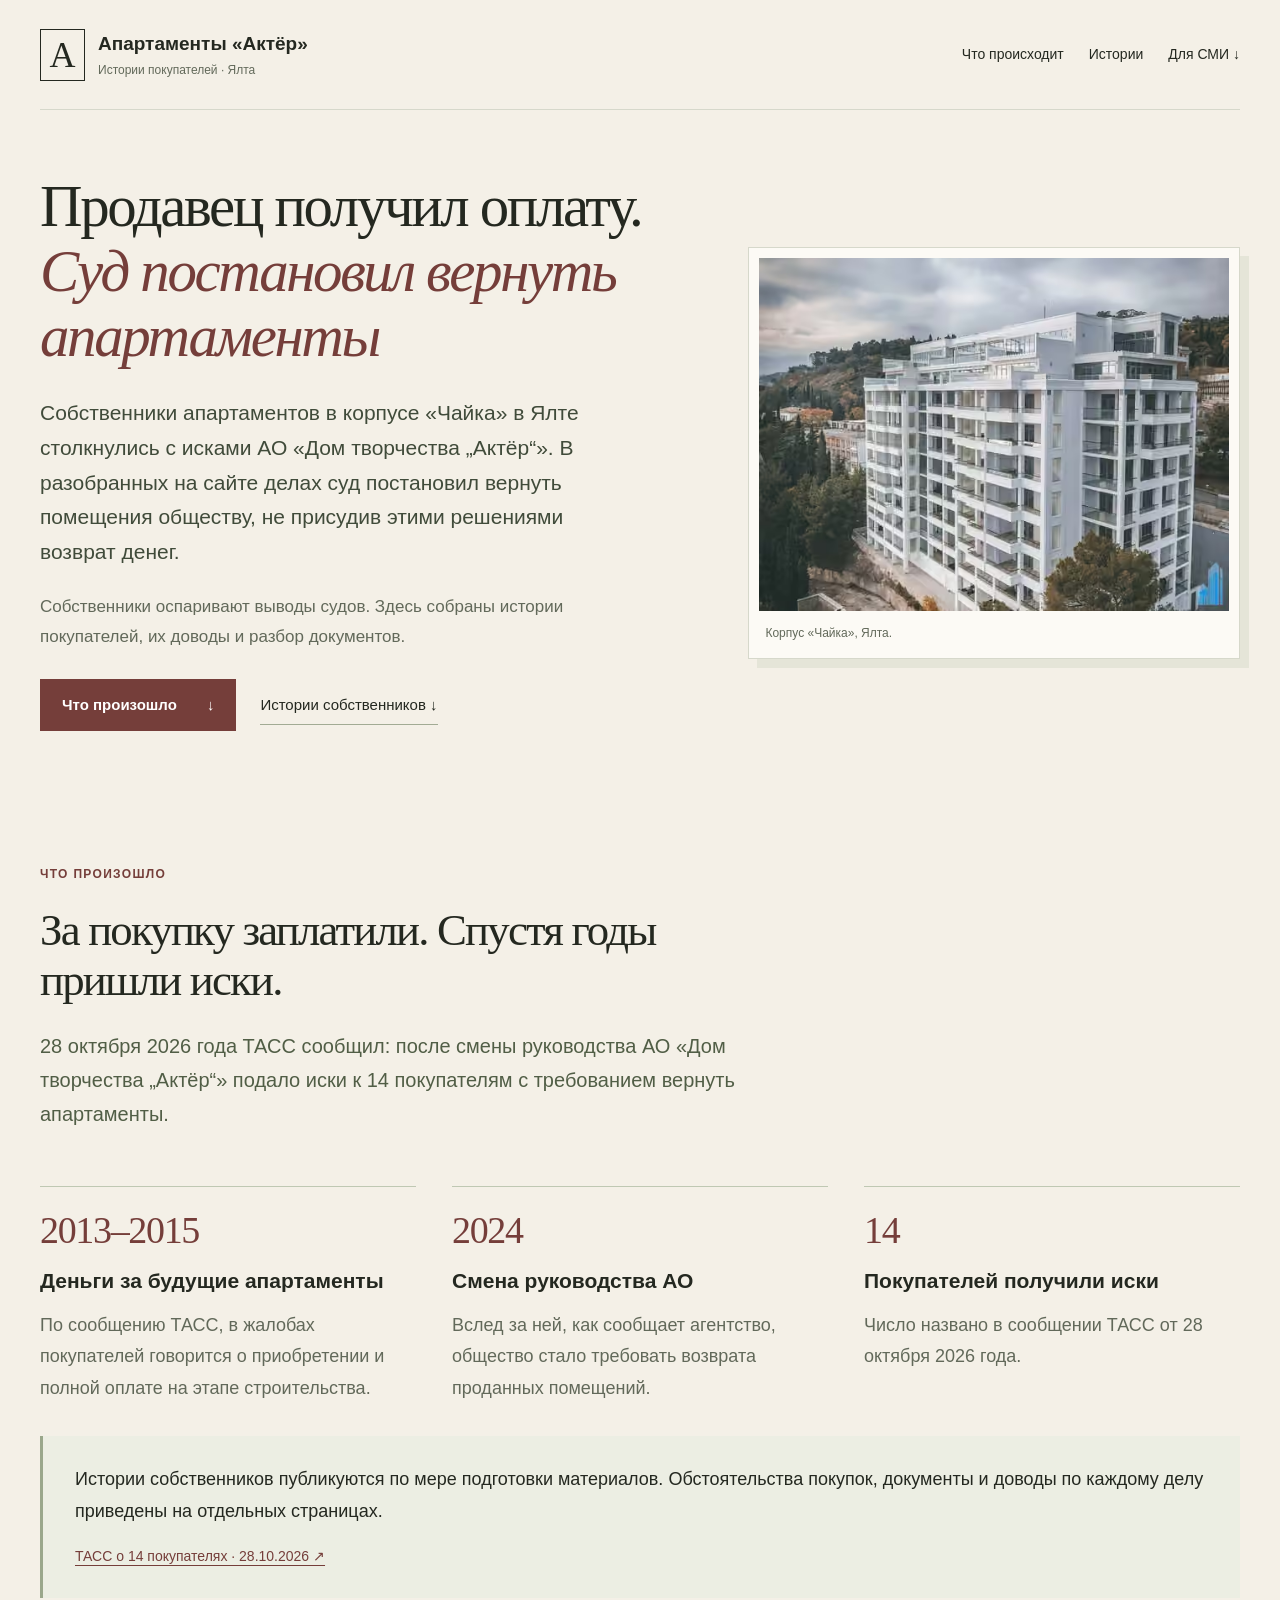
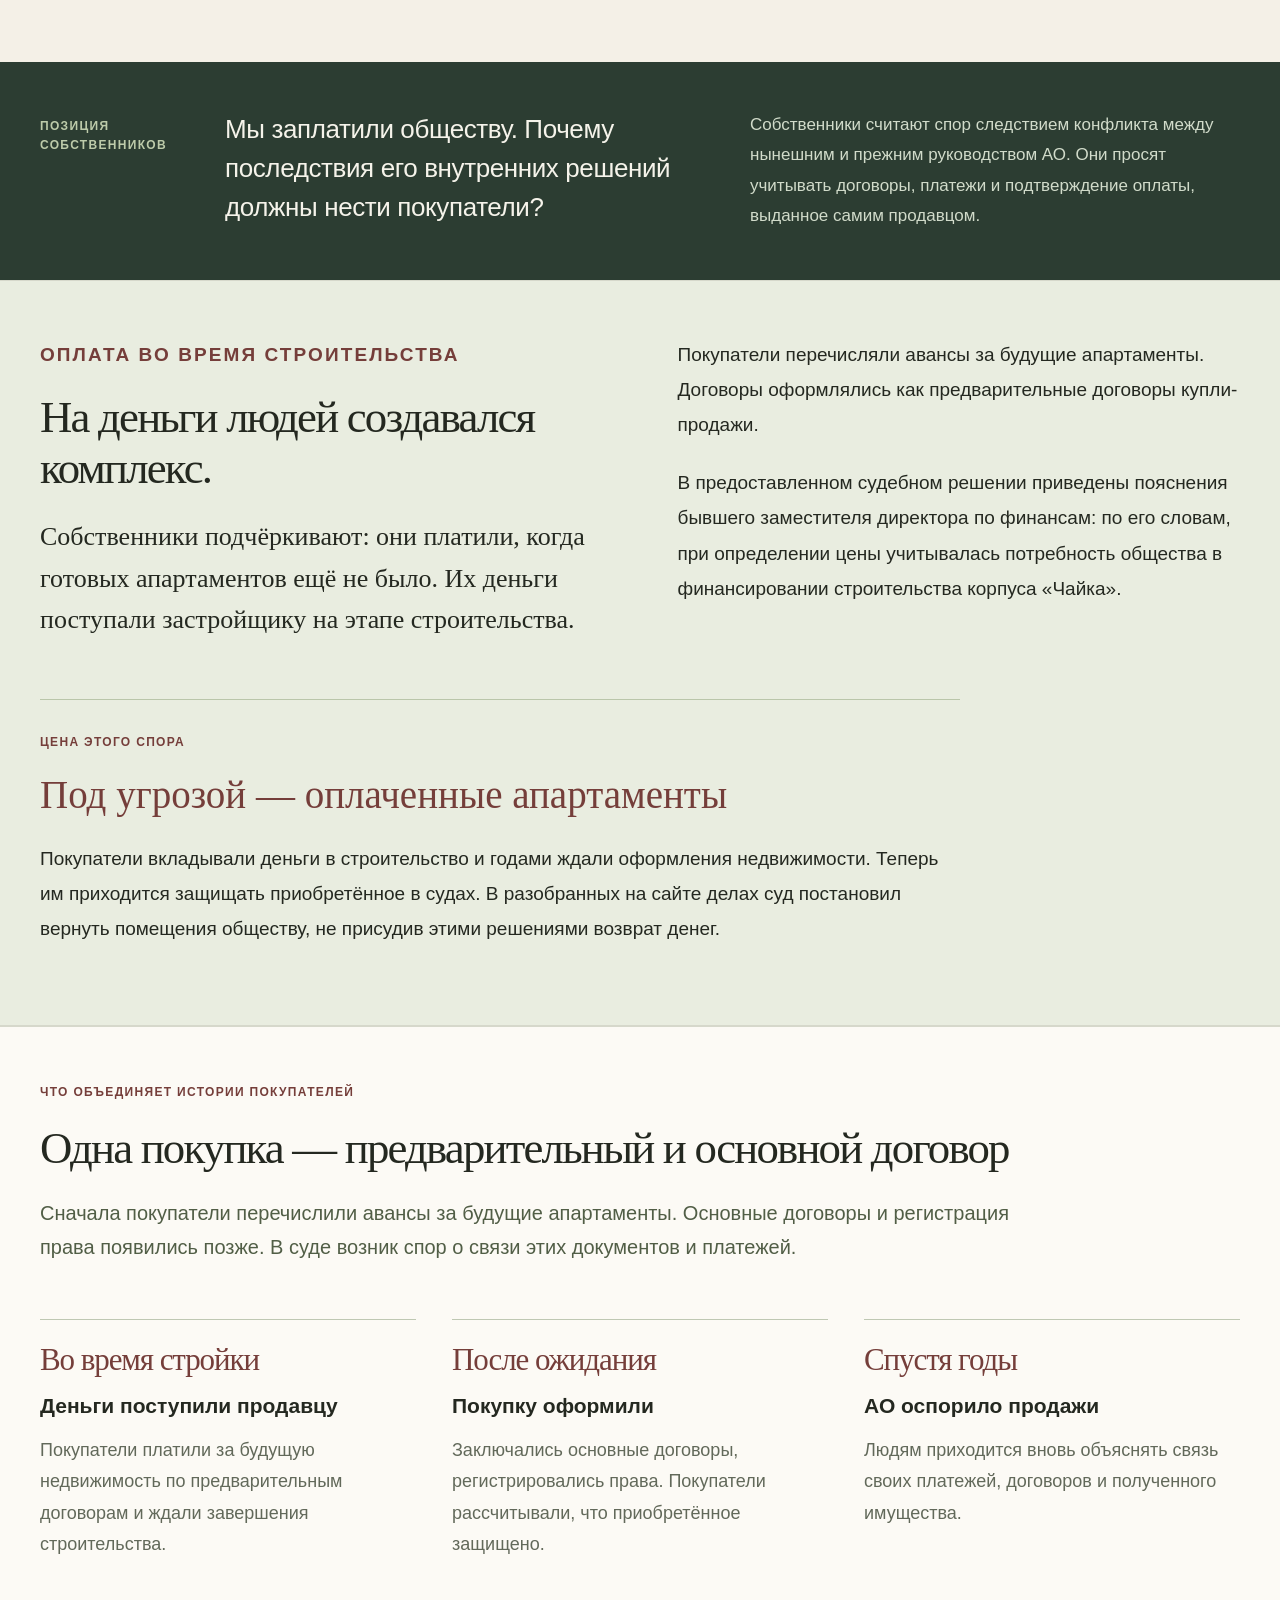
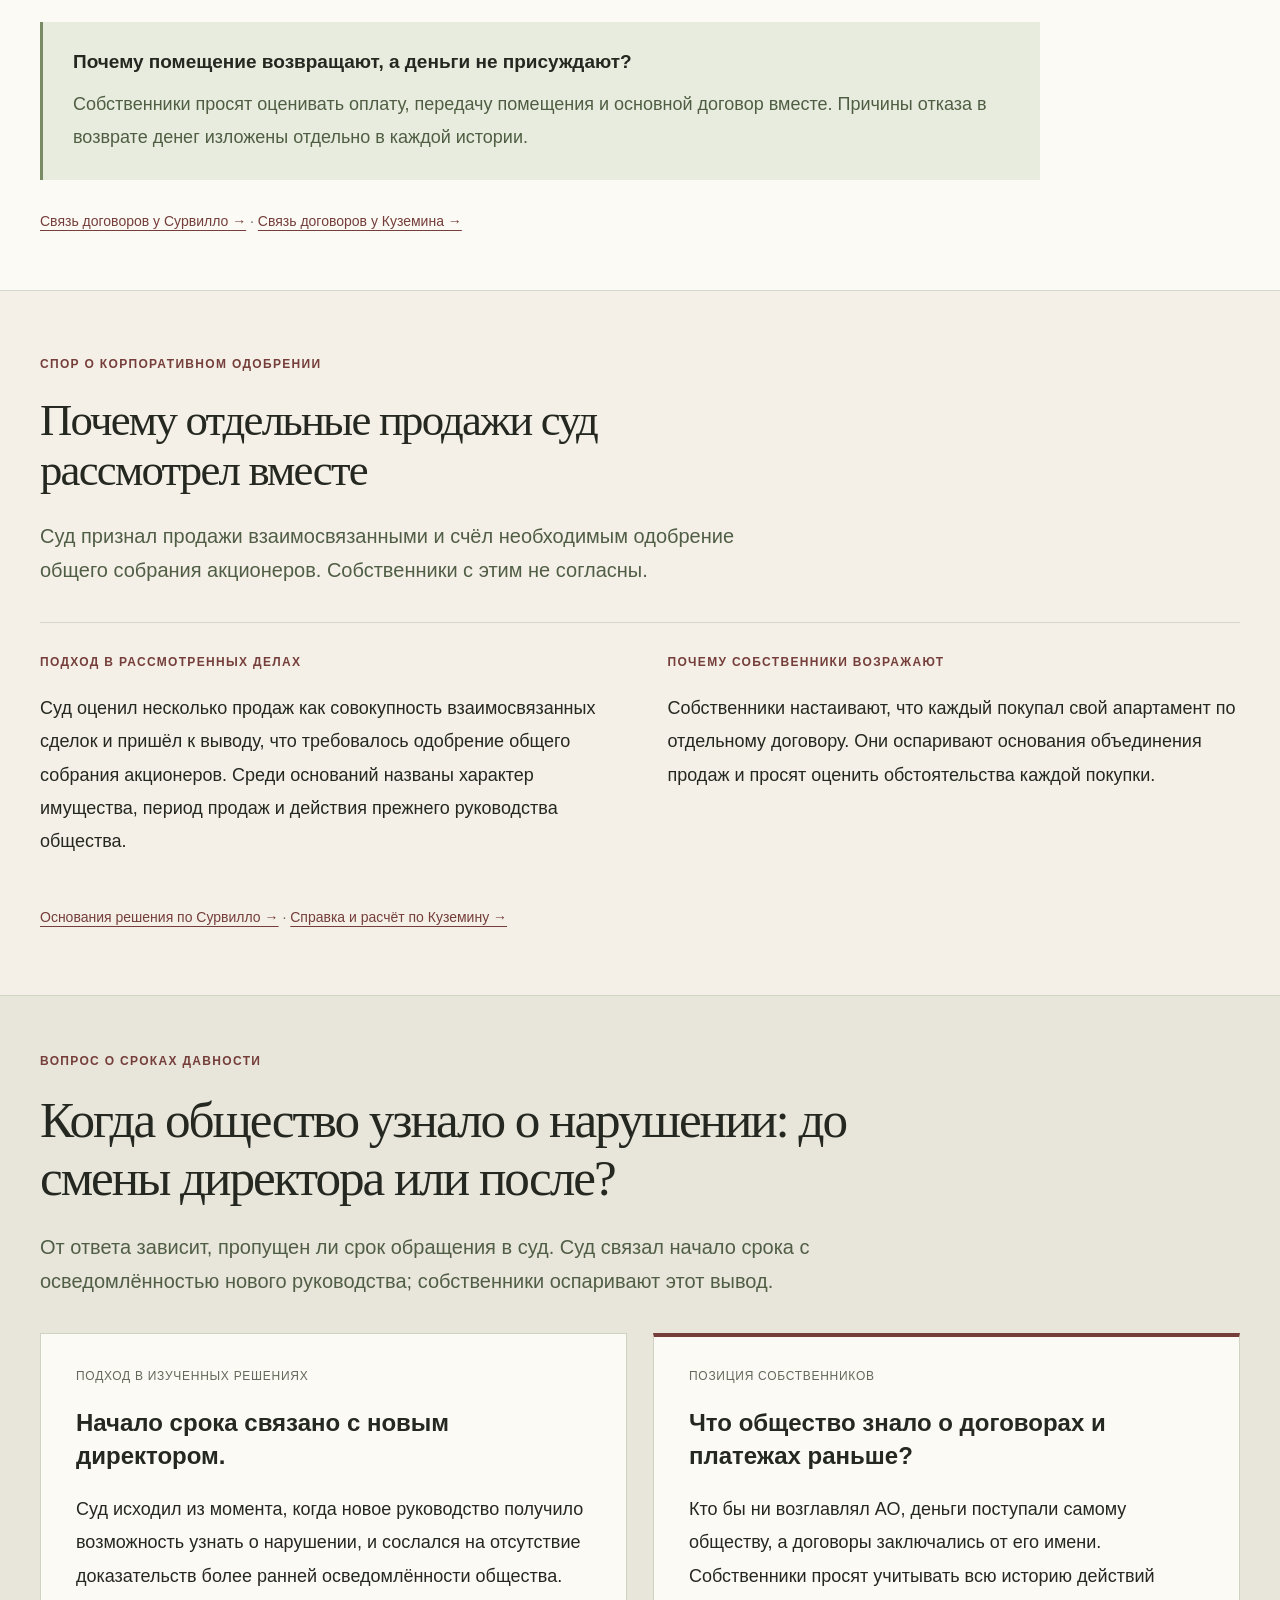
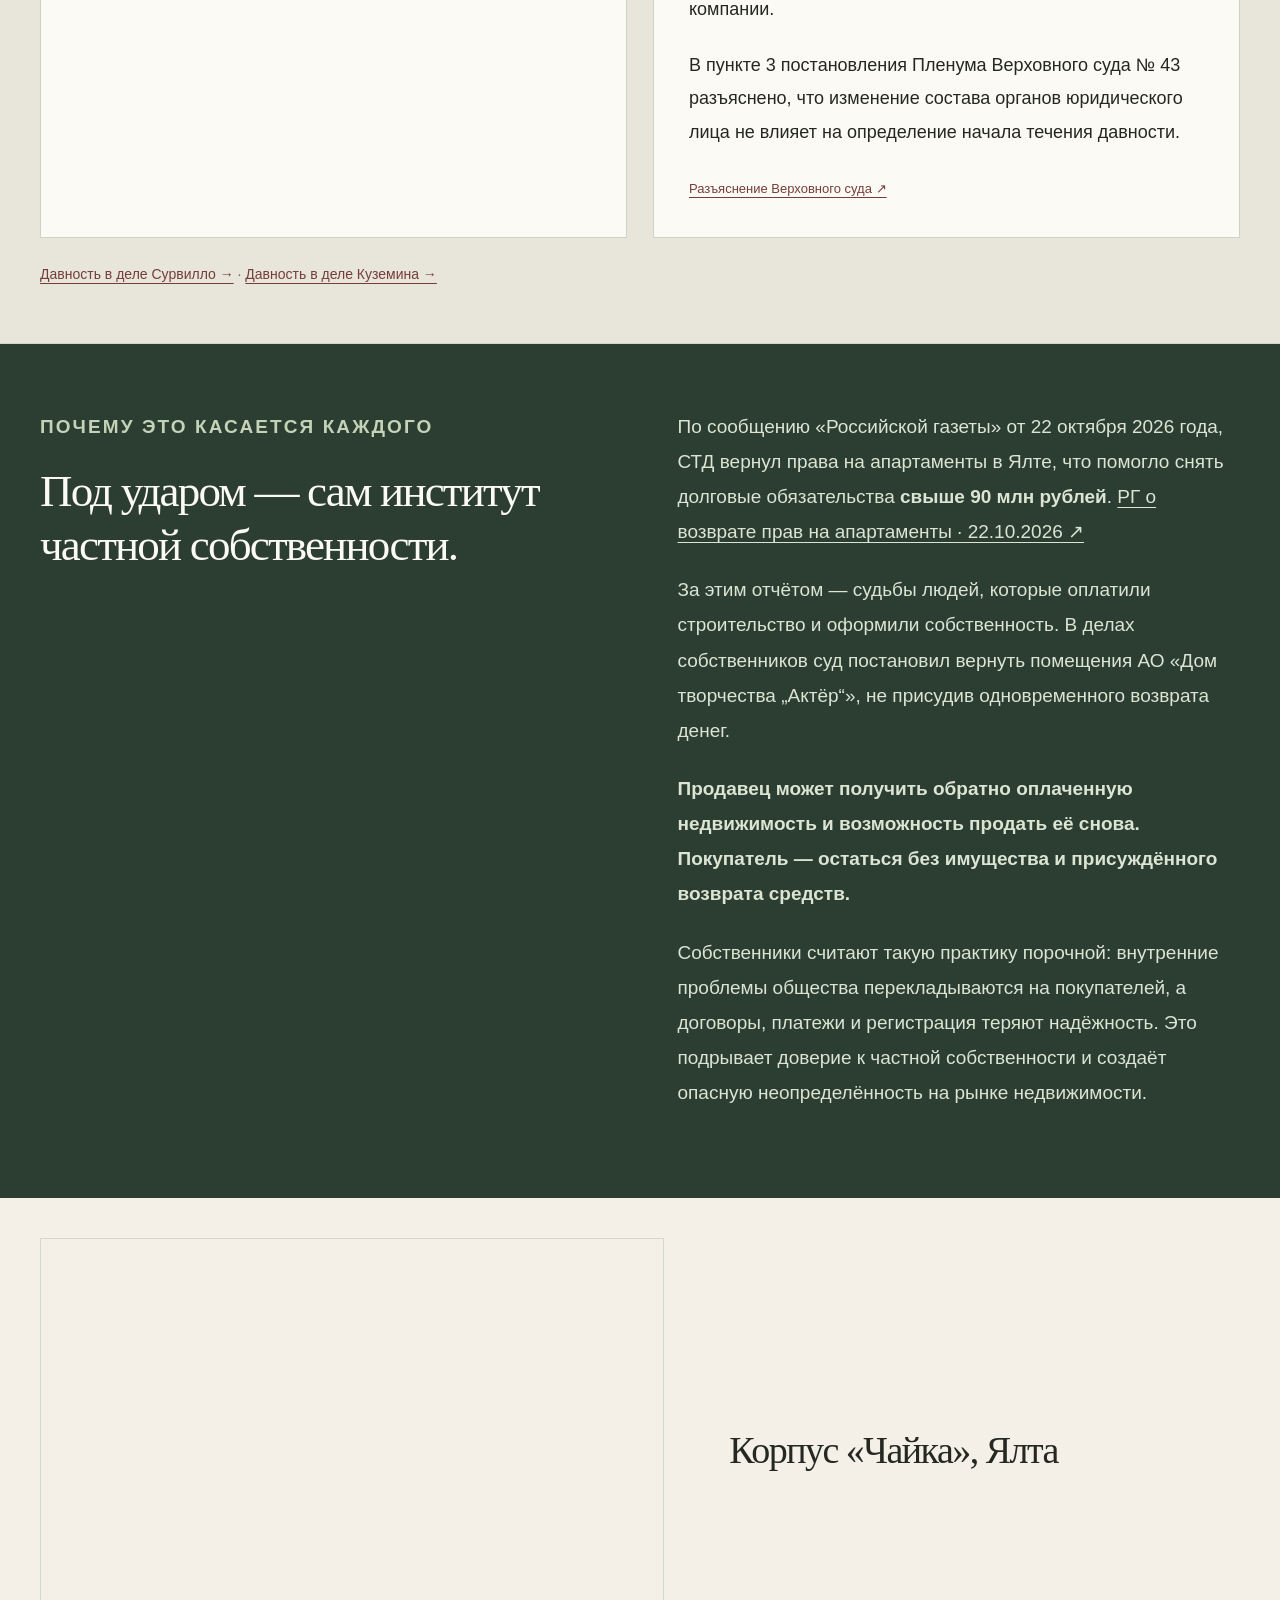
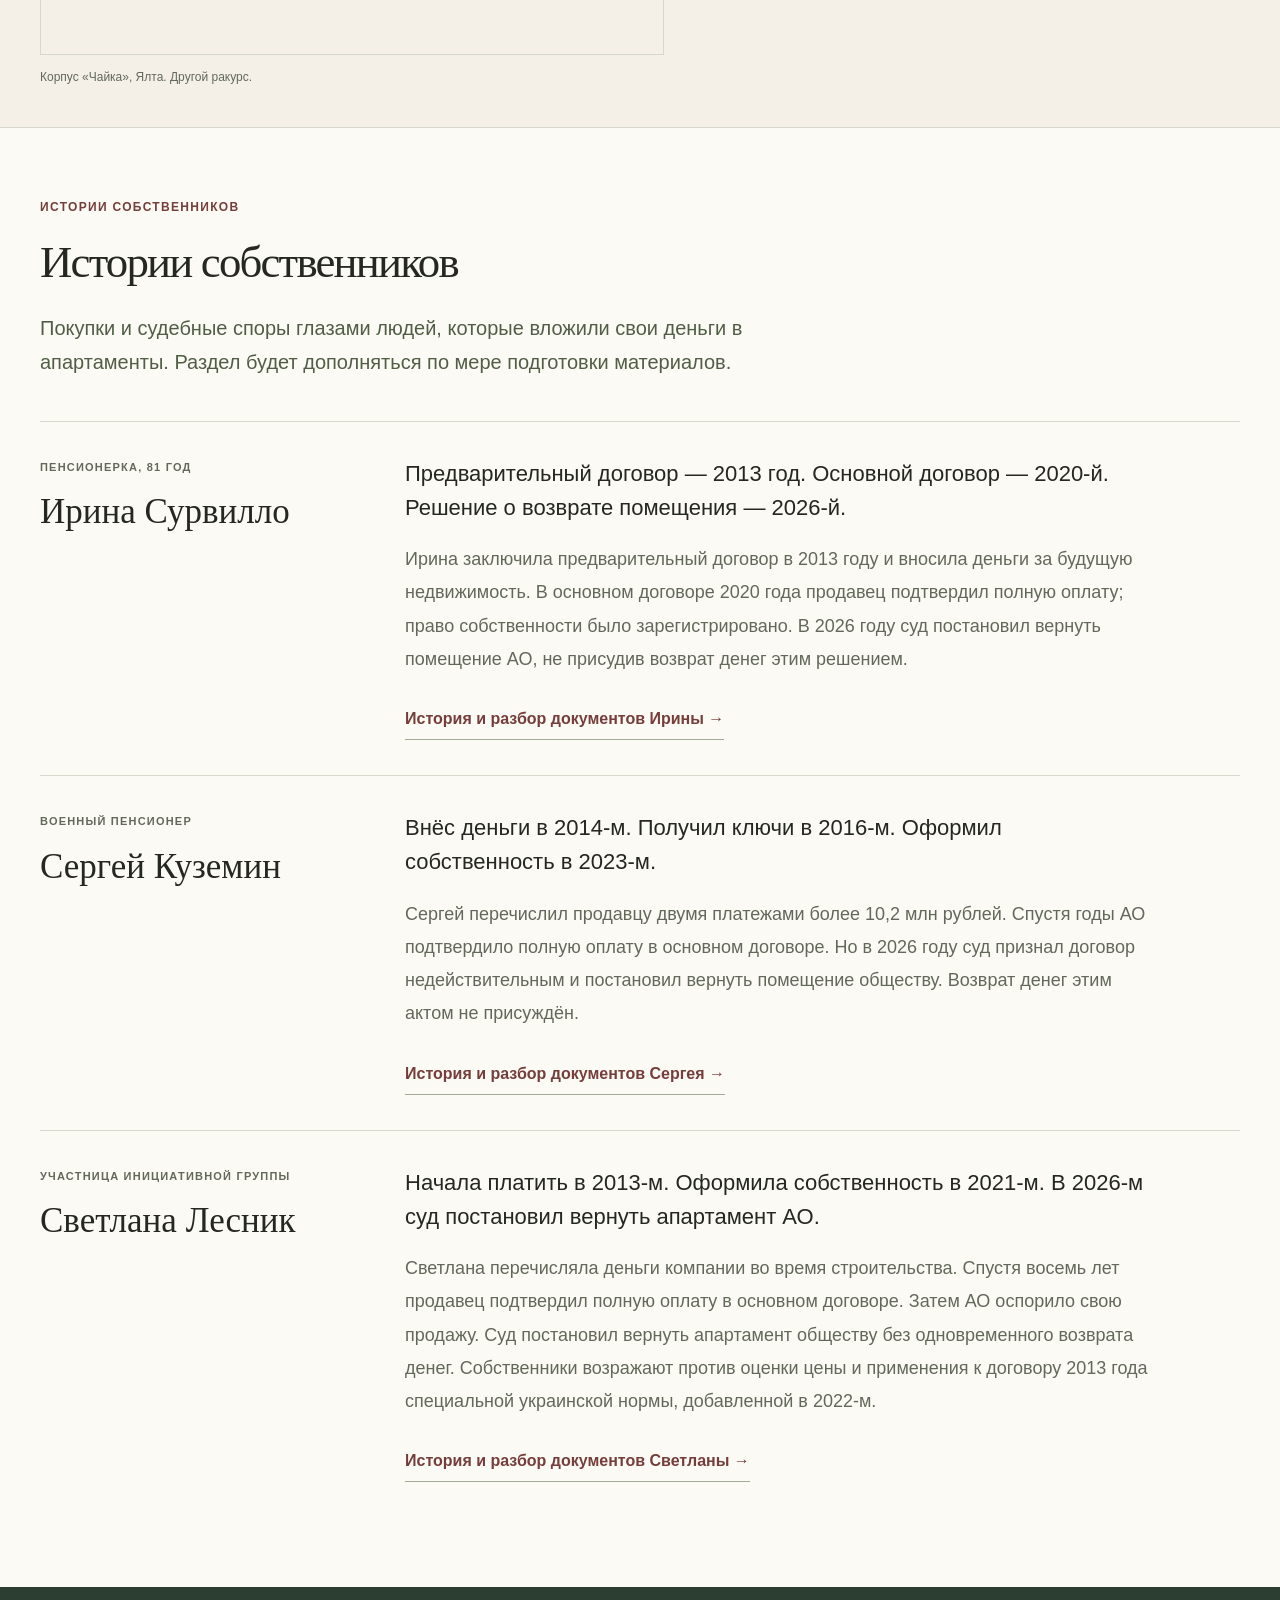
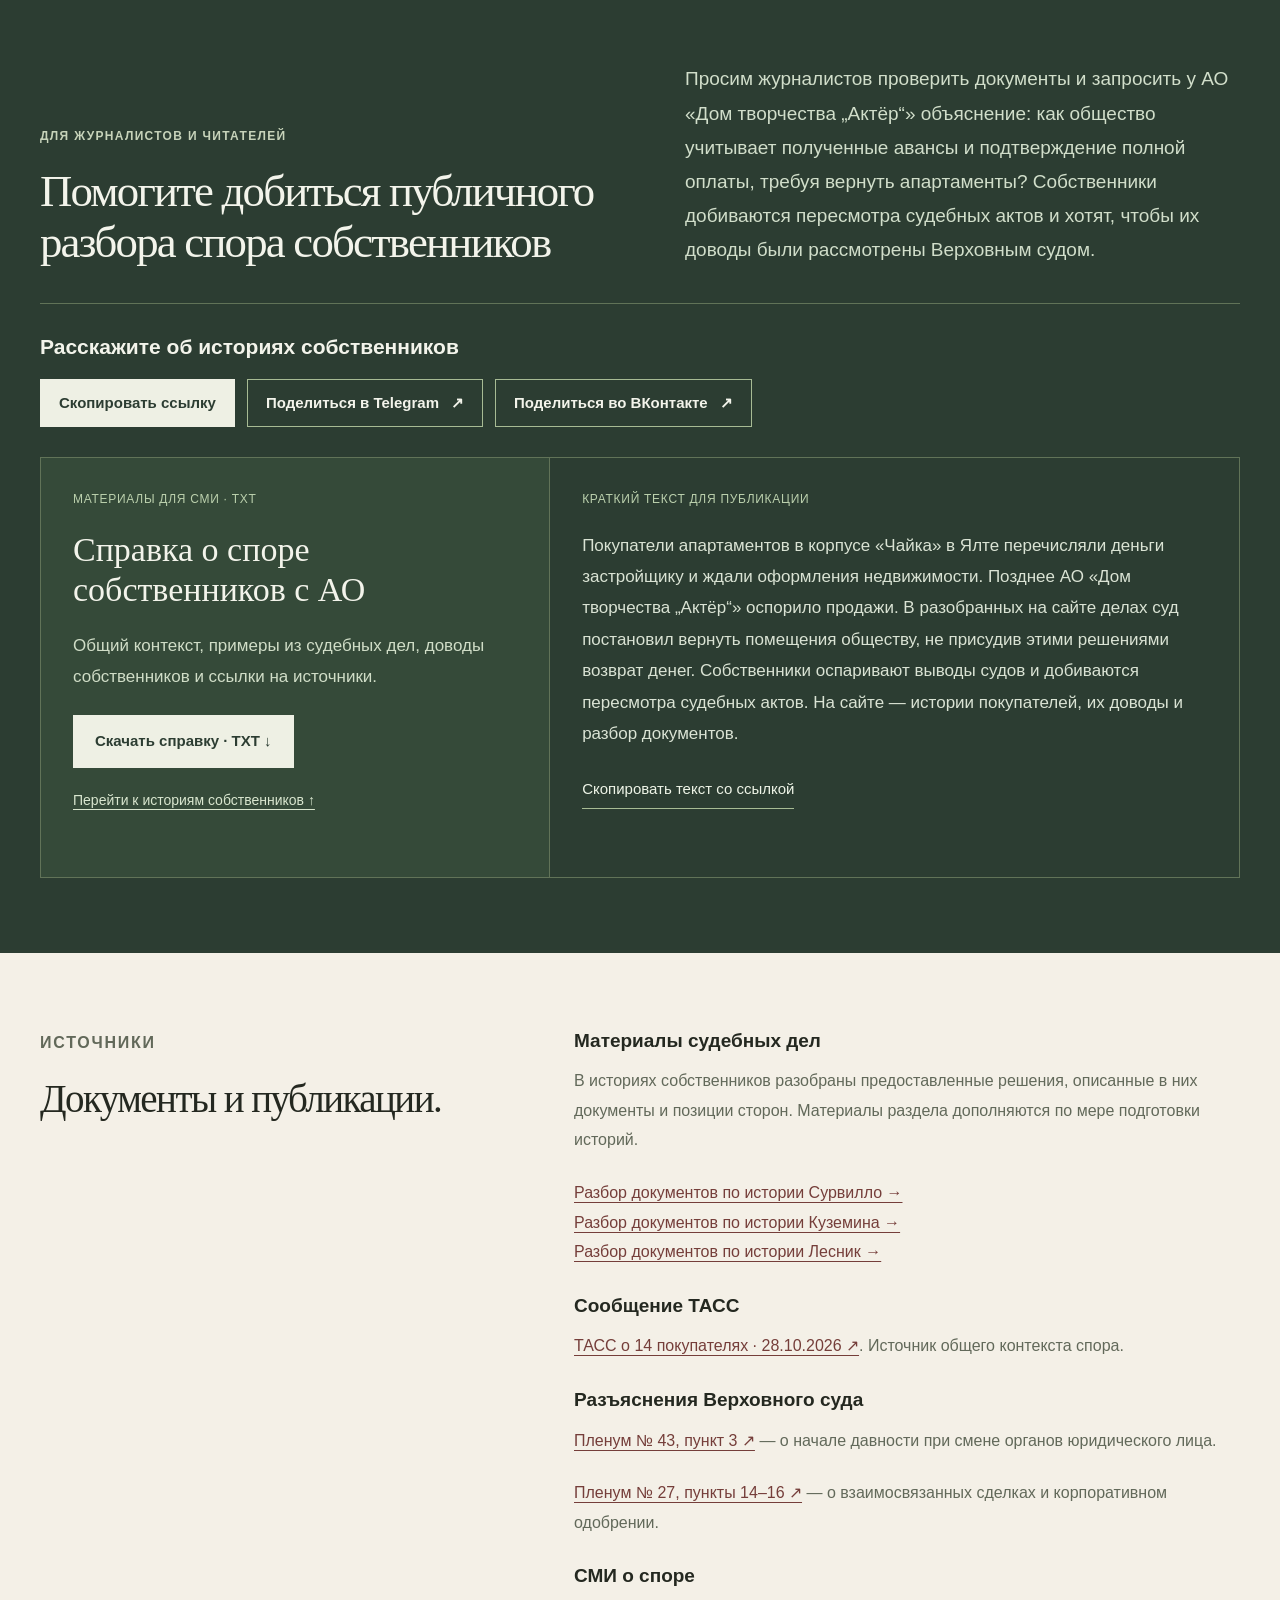
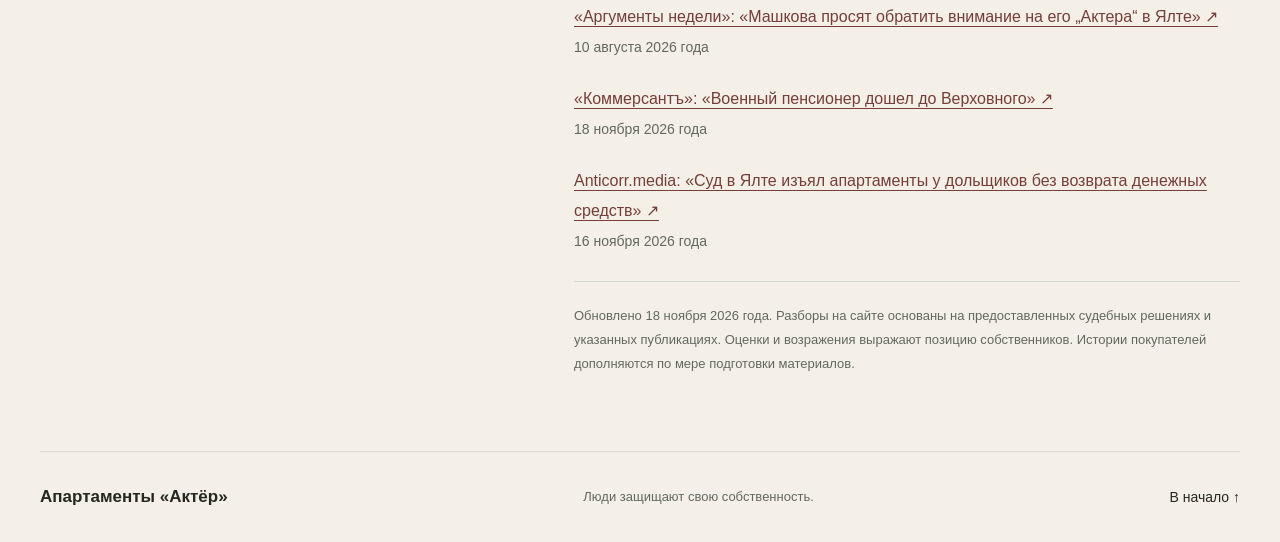
<file: index.html>
<!doctype html>
<html lang="ru">
<head>

  <meta charset="utf-8"><meta name="viewport" content="width=device-width, initial-scale=1">
  <meta name="referrer" content="no-referrer">
  <meta name="description" content="Истории собственников апартаментов корпуса «Чайка» в Ялте: обстоятельства покупок, судебные решения и доводы покупателей.">
  <meta http-equiv="Content-Security-Policy" content="default-src 'self'; script-src 'self' https://www.googletagmanager.com; style-src 'self'; img-src 'self' data: https://www.googletagmanager.com https://*.google-analytics.com; font-src 'self'; connect-src 'self' https://www.googletagmanager.com https://*.google-analytics.com https://*.google.com; object-src 'none'; base-uri 'none'; form-action 'none'">
  <meta name="theme-color" content="#f4f0e7"><title>Апартаменты «Актёр» · Люди защищают свою собственность</title>
  <link rel="icon" href="assets/mark.svg" type="image/svg+xml"><link rel="stylesheet" href="styles-1-cc34e642.css"><link rel="stylesheet" href="styles-2-75f578c2.css"><link rel="stylesheet" href="styles-3-873c0538.css"><link rel="stylesheet" href="styles-4-cb799677.css">
  <script src="app.js?v=20261104-approved" defer></script>
  <script src="analytics.js?v=20261112-ga4" defer></script>
</head>
<body class="home-page">
<a class="skip-link" href="#main">Перейти к содержанию</a>
<header class="site-header"><a class="brand" href="#top"><span class="brand-mark" aria-hidden="true">А</span><span>Апартаменты «Актёр»<small>Истории покупателей · Ялта</small></span></a><nav aria-label="Основные разделы"><a href="#context">Что происходит</a><a href="#stories">Истории</a><a href="#press">Для СМИ ↓</a></nav></header>
<main id="main">
  <section class="hero wrap" id="top" aria-labelledby="hero-title"><div class="hero-copy"><h1 id="hero-title">Продавец получил оплату.<br><em>Суд постановил вернуть апартаменты</em></h1><p class="hero-lead">Собственники апартаментов в корпусе «Чайка» в Ялте столкнулись с исками АО «Дом творчества „Актёр“». В разобранных на сайте делах суд постановил вернуть помещения обществу, не присудив этими решениями возврат денег.</p><p class="hero-sub">Собственники оспаривают выводы судов. Здесь собраны истории покупателей, их доводы и разбор документов.</p><div class="hero-actions"><a class="button primary" href="#context">Что произошло <span aria-hidden="true">↓</span></a><a class="text-link" href="#stories">Истории собственников ↓</a></div></div><figure class="hero-photo"><picture><source type="image/avif" srcset="assets/chayka-hero-light.avif"><img src="assets/chayka-hero-light.jpg" width="1200" height="900" alt="Корпус «Чайка» дома творчества «Актёр» в Ялте: белое многоэтажное здание с балконами, вид сверху" fetchpriority="high"></picture><figcaption>Корпус «Чайка», Ялта.</figcaption></figure></section>

  <section class="wrap section" id="context" aria-labelledby="context-title"><div class="section-head"><p class="eyebrow">Что произошло</p><h2 id="context-title">За покупку заплатили. Спустя годы пришли иски.</h2><p class="section-lead">28 октября 2026 года ТАСС сообщил: после смены руководства АО «Дом творчества „Актёр“» подало иски к 14 покупателям с требованием вернуть апартаменты.</p></div><div class="context-grid"><article><span class="context-number">2013–2015</span><h3>Деньги за будущие апартаменты</h3><p>По сообщению ТАСС, в жалобах покупателей говорится о приобретении и полной оплате на этапе строительства.</p></article><article><span class="context-number">2024</span><h3>Смена руководства АО</h3><p>Вслед за ней, как сообщает агентство, общество стало требовать возврата проданных помещений.</p></article><article><span class="context-number">14</span><h3>Покупателей получили иски</h3><p>Число названо в сообщении ТАСС от 28 октября 2026 года.</p></article></div><div class="news-note"><p>Истории собственников публикуются по мере подготовки материалов. Обстоятельства покупок, документы и доводы по каждому делу приведены на отдельных страницах.</p><p class="source-note"><a href="https://tass.ru/nedvizhimost/28261321" target="_blank" rel="noopener noreferrer">ТАСС о 14 покупателях · 28.10.2026 ↗</a></p></div></section>

  <section class="position-band" aria-labelledby="position-title"><div class="wrap position-inner"><p class="eyebrow">Позиция собственников</p><h2 id="position-title">Мы заплатили обществу. Почему последствия его внутренних решений должны нести покупатели?</h2><p>Собственники считают спор следствием конфликта между нынешним и прежним руководством АО. Они просят учитывать договоры, платежи и подтверждение оплаты, выданное самим продавцом.</p></div></section>

  <section class="owners-section" id="people" aria-labelledby="people-title"><div class="wrap"><div class="owners-grid"><div><p class="eyebrow">Оплата во время строительства</p><h2 id="people-title">На деньги людей создавался комплекс.</h2><p class="lead">Собственники подчёркивают: они платили, когда готовых апартаментов ещё не было. Их деньги поступали застройщику на этапе строительства.</p></div><div><p>Покупатели перечисляли авансы за будущие апартаменты. Договоры оформлялись как предварительные договоры купли-продажи.</p><p>В предоставленном судебном решении приведены пояснения бывшего заместителя директора по финансам: по его словам, при определении цены учитывалась потребность общества в финансировании строительства корпуса «Чайка».</p></div></div><div class="human-statement"><p class="eyebrow">Цена этого спора</p><h3>Под угрозой — оплаченные апартаменты</h3><p>Покупатели вкладывали деньги в строительство и годами ждали оформления недвижимости. Теперь им приходится защищать приобретённое в судах. В разобранных на сайте делах суд постановил вернуть помещения обществу, не присудив этими решениями возврат денег.</p></div></div></section>


  

  <section class="contract-section" id="contract-link" aria-labelledby="contract-title"><div class="wrap"><div class="section-head"><p class="eyebrow">Что объединяет истории покупателей</p><h2 id="contract-title">Одна покупка — предварительный и основной договор</h2><p class="section-lead">Сначала покупатели перечислили авансы за будущие апартаменты. Основные договоры и регистрация права появились позже. В суде возник спор о связи этих документов и платежей.</p></div><div class="context-grid contract-steps"><article><span class="context-number">Во время стройки</span><h3>Деньги поступили продавцу</h3><p>Покупатели платили за будущую недвижимость по предварительным договорам и ждали завершения строительства.</p></article><article><span class="context-number">После ожидания</span><h3>Покупку оформили</h3><p>Заключались основные договоры, регистрировались права. Покупатели рассчитывали, что приобретённое защищено.</p></article><article><span class="context-number">Спустя годы</span><h3>АО оспорило продажи</h3><p>Людям приходится вновь объяснять связь своих платежей, договоров и полученного имущества.</p></article></div><div class="plain-callout"><h3>Почему помещение возвращают, а деньги не присуждают?</h3><p>Собственники просят оценивать оплату, передачу помещения и основной договор вместе. Причины отказа в возврате денег изложены отдельно в каждой истории.</p></div><p class="source-note related-evidence"><a href="survillo.html#fact-link">Связь договоров у Сурвилло →</a> · <a href="kuzemin.html#fact-link">Связь договоров у Куземина →</a></p></div></section>
<section class="large-section wrap section" id="large-deal" aria-labelledby="large-title"><div class="section-head"><p class="eyebrow">Спор о корпоративном одобрении</p><h2 id="large-title">Почему отдельные продажи суд рассмотрел вместе</h2><p class="section-lead">Суд признал продажи взаимосвязанными и счёл необходимым одобрение общего собрания акционеров. Собственники с этим не согласны.</p></div><div class="argument-columns"><article><p class="eyebrow">Подход в рассмотренных делах</p><p>Суд оценил несколько продаж как совокупность взаимосвязанных сделок и пришёл к выводу, что требовалось одобрение общего собрания акционеров. Среди оснований названы характер имущества, период продаж и действия прежнего руководства общества.</p></article><article><p class="eyebrow">Почему собственники возражают</p><p>Собственники настаивают, что каждый покупал свой апартамент по отдельному договору. Они оспаривают основания объединения продаж и просят оценить обстоятельства каждой покупки.</p></article></div><p class="source-note related-evidence"><a href="survillo.html#fact-ruling">Основания решения по Сурвилло →</a> · <a href="kuzemin.html#fact-large-deal">Справка и расчёт по Куземину →</a></p></section>
<section class="limitation-section" id="limitation" aria-labelledby="limitation-title"><div class="wrap"><div class="section-head"><p class="eyebrow">Вопрос о сроках давности</p><h2 id="limitation-title">Когда общество узнало о нарушении: до смены директора или после?</h2><p class="section-lead">От ответа зависит, пропущен ли срок обращения в суд. Суд связал начало срока с осведомлённостью нового руководства; собственники оспаривают этот вывод.</p></div><div class="limitation-grid"><article><span class="label">Подход в изученных решениях</span><h3>Начало срока связано с новым директором.</h3><p>Суд исходил из момента, когда новое руководство получило возможность узнать о нарушении, и сослался на отсутствие доказательств более ранней осведомлённости общества.</p></article><article class="our-position"><span class="label">Позиция собственников</span><h3>Что общество знало о договорах и платежах раньше?</h3><p>Кто бы ни возглавлял АО, деньги поступали самому обществу, а договоры заключались от его имени. Собственники просят учитывать всю историю действий компании.</p><p>В пункте 3 постановления Пленума Верховного суда № 43 разъяснено, что изменение состава органов юридического лица не влияет на определение начала течения давности.</p><a class="source-ref" href="https://www.vsrf.ru/documents/all/8453" target="_blank" rel="noopener noreferrer">Разъяснение Верховного суда ↗</a></article></div><p class="source-note related-evidence"><a href="survillo.html#fact-limitation">Давность в деле Сурвилло →</a> · <a href="kuzemin.html#fact-limitation">Давность в деле Куземина →</a></p></div></section>

  <section class="property-section" id="property" aria-labelledby="property-title"><div class="wrap owners-grid"><div><p class="eyebrow">Почему это касается каждого</p><h2 id="property-title">Под ударом — сам институт<br>частной собственности.</h2></div><div>
<p>По сообщению «Российской газеты» от 22 октября 2026 года, СТД вернул права на апартаменты в Ялте, что помогло снять долговые обязательства <strong>свыше 90 млн рублей</strong>. <a href="https://rg.ru/2026/10/22/vladimir-mashkov-dom-aktera-stanet-domom-artista.html" target="_blank" rel="noopener noreferrer">РГ о возврате прав на апартаменты · 22.10.2026 ↗</a></p>
<p>За этим отчётом — судьбы людей, которые оплатили строительство и оформили собственность. В делах собственников суд постановил вернуть помещения АО «Дом творчества „Актёр“», не присудив одновременного возврата денег.</p>
<p><strong>Продавец может получить обратно оплаченную недвижимость и возможность продать её снова. Покупатель — остаться без имущества и присуждённого возврата средств.</strong></p>
<p>Собственники считают такую практику порочной: внутренние проблемы общества перекладываются на покупателей, а договоры, платежи и регистрация теряют надёжность. Это подрывает доверие к частной собственности и создаёт опасную неопределённость на рынке недвижимости.</p>
</div></div></section>
<section class="wrap place-section" aria-labelledby="place-title"><figure><picture><source type="image/avif" srcset="assets/chayka-second-view-light.avif"><img src="assets/chayka-second-view-light.jpg" width="800" height="533" alt="Корпус «Чайка» дома творчества «Актёр» в Ялте: белое здание с балконами среди деревьев" loading="lazy"></picture><figcaption>Корпус «Чайка», Ялта. Другой ракурс.</figcaption></figure><div><h2 id="place-title">Корпус «Чайка», Ялта</h2></div></section>

  

  

  <section class="owners-stories-section" id="stories" aria-labelledby="stories-title"><div class="wrap"><div class="section-head"><p class="eyebrow">Истории собственников</p><h2 id="stories-title">Истории собственников</h2><p class="section-lead">Покупки и судебные споры глазами людей, которые вложили свои деньги в апартаменты. Раздел будет дополняться по мере подготовки материалов.</p></div><div class="owner-summaries">
<article class="owner-summary" aria-labelledby="survillo-summary-title"><div><p class="eyebrow">Пенсионерка, 81 год</p><h3 id="survillo-summary-title">Ирина Сурвилло</h3></div><div><p class="owner-summary-lead">Предварительный договор — 2013 год. Основной договор — 2020-й. Решение о возврате помещения — 2026-й.</p><p>Ирина заключила предварительный договор в 2013 году и вносила деньги за будущую недвижимость. В основном договоре 2020 года продавец подтвердил полную оплату; право собственности было зарегистрировано. В 2026 году суд постановил вернуть помещение АО, не присудив возврат денег этим решением.</p><a class="text-link owner-story-link" href="survillo.html">История и разбор документов Ирины →</a></div></article>
<article class="owner-summary" aria-labelledby="kuzemin-summary-title"><div><p class="eyebrow">Военный пенсионер</p><h3 id="kuzemin-summary-title">Сергей Куземин</h3></div><div><p class="owner-summary-lead">Внёс деньги в 2014-м. Получил ключи в 2016-м. Оформил собственность в 2023-м.</p><p>Сергей перечислил продавцу двумя платежами более 10,2 млн рублей. Спустя годы АО подтвердило полную оплату в основном договоре. Но в 2026 году суд признал договор недействительным и постановил вернуть помещение обществу. Возврат денег этим актом не присуждён.</p><a class="text-link owner-story-link" href="kuzemin.html">История и разбор документов Сергея →</a></div></article>
<article class="owner-summary" aria-labelledby="lesnik-summary-title"><div><p class="eyebrow">Участница инициативной группы</p><h3 id="lesnik-summary-title">Светлана Лесник</h3></div><div><p class="owner-summary-lead">Начала платить в 2013-м. Оформила собственность в 2021-м. В 2026-м суд постановил вернуть апартамент АО.</p><p>Светлана перечисляла деньги компании во время строительства. Спустя восемь лет продавец подтвердил полную оплату в основном договоре. Затем АО оспорило свою продажу. Суд постановил вернуть апартамент обществу без одновременного возврата денег. Собственники возражают против оценки цены и применения к договору 2013 года специальной украинской нормы, добавленной в 2022-м.</p><a class="text-link owner-story-link" href="lesnik.html">История и разбор документов Светланы →</a></div></article>

</div></div></section>

  <section class="press-section" id="press" aria-labelledby="press-title"><div class="wrap"><div class="press-heading"><div><p class="eyebrow">Для журналистов и читателей</p><h2 id="press-title">Помогите добиться публичного разбора спора собственников</h2></div><p>Просим журналистов проверить документы и запросить у АО «Дом творчества „Актёр“» объяснение: как общество учитывает полученные авансы и подтверждение полной оплаты, требуя вернуть апартаменты? Собственники добиваются пересмотра судебных актов и хотят, чтобы их доводы были рассмотрены Верховным судом.</p></div><div class="share-panel" aria-labelledby="share-title" data-public-url="https://delo-aktera.org/">
<h3 id="share-title">Расскажите об историях собственников</h3>
<div class="share-actions">
<button id="copy-link" class="share-action share-action-primary" type="button" hidden>Скопировать ссылку</button>
<a id="share-telegram" class="share-action" href="https://t.me/share/url?url=https%3A%2F%2Fdelo-aktera.org%2F&amp;text=%D0%9B%D1%8E%D0%B4%D0%B8+%D0%B2%D0%BB%D0%BE%D0%B6%D0%B8%D0%BB%D0%B8+%D0%B4%D0%B5%D0%BD%D1%8C%D0%B3%D0%B8+%D0%B2+%D1%81%D1%82%D1%80%D0%BE%D0%B8%D1%82%D0%B5%D0%BB%D1%8C%D1%81%D1%82%D0%B2%D0%BE+%D0%B0%D0%BF%D0%B0%D1%80%D1%82%D0%B0%D0%BC%D0%B5%D0%BD%D1%82%D0%BE%D0%B2+%D0%B2+%D0%AF%D0%BB%D1%82%D0%B5%2C+%D0%B0+%D1%82%D0%B5%D0%BF%D0%B5%D1%80%D1%8C+%D0%B7%D0%B0%D1%89%D0%B8%D1%89%D0%B0%D1%8E%D1%82+%D1%81%D0%B2%D0%BE%D1%8E+%D0%BD%D0%B5%D0%B4%D0%B2%D0%B8%D0%B6%D0%B8%D0%BC%D0%BE%D1%81%D1%82%D1%8C%3A+%D0%90%D0%9E+%C2%AB%D0%94%D0%BE%D0%BC+%D1%82%D0%B2%D0%BE%D1%80%D1%87%D0%B5%D1%81%D1%82%D0%B2%D0%B0+%E2%80%9E%D0%90%D0%BA%D1%82%D1%91%D1%80%E2%80%9C%C2%BB+%D0%BE%D1%81%D0%BF%D0%B0%D1%80%D0%B8%D0%B2%D0%B0%D0%B5%D1%82+%D0%BF%D1%80%D0%BE%D0%B4%D0%B0%D0%B6%D0%B8.+%D0%A1%D0%BE%D0%B1%D1%81%D1%82%D0%B2%D0%B5%D0%BD%D0%BD%D0%B8%D0%BA%D0%B8+%D1%81%D1%87%D0%B8%D1%82%D0%B0%D1%8E%D1%82+%D1%81%D0%B5%D0%B1%D1%8F+%D0%BF%D0%BE%D1%81%D1%82%D1%80%D0%B0%D0%B4%D0%B0%D0%B2%D1%88%D0%B8%D0%BC%D0%B8+%D0%BE%D1%82+%D0%BA%D0%BE%D1%80%D0%BF%D0%BE%D1%80%D0%B0%D1%82%D0%B8%D0%B2%D0%BD%D0%BE%D0%B3%D0%BE+%D1%81%D0%BF%D0%BE%D1%80%D0%B0+%D0%B8+%D0%BF%D1%80%D0%BE%D1%81%D1%8F%D1%82+%D0%B7%D0%B0%D1%89%D0%B8%D1%82%D0%B8%D1%82%D1%8C+%D0%B8%D1%85+%D0%BF%D1%80%D0%B0%D0%B2%D0%B0.+%D0%A0%D0%B0%D1%81%D1%81%D0%BA%D0%B0%D0%B6%D0%B8%D1%82%D0%B5+%D0%BE%D0%B1+%D1%8D%D1%82%D0%B8%D1%85+%D0%B8%D1%81%D1%82%D0%BE%D1%80%D0%B8%D1%8F%D1%85+%E2%80%94+%D0%BF%D0%BE%D0%BC%D0%BE%D0%B3%D0%B8%D1%82%D0%B5+%D0%BB%D1%8E%D0%B4%D1%8F%D0%BC+%D0%B1%D1%8B%D1%82%D1%8C+%D1%83%D1%81%D0%BB%D1%8B%D1%88%D0%B0%D0%BD%D0%BD%D1%8B%D0%BC%D0%B8." target="_blank" rel="noopener noreferrer">Поделиться в Telegram <span aria-hidden="true">↗</span></a>
<a id="share-vk" class="share-action" href="https://vk.com/share.php?url=https%3A%2F%2Fdelo-aktera.org%2F" target="_blank" rel="noopener noreferrer">Поделиться во ВКонтакте <span aria-hidden="true">↗</span></a>
</div>
<p id="link-feedback" class="share-feedback" role="status" aria-live="polite"></p>
</div><div class="press-grid"><article class="press-download"><span class="label">Материалы для СМИ · TXT</span><h3>Справка о споре собственников с АО</h3><p>Общий контекст, примеры из судебных дел, доводы собственников и ссылки на источники.</p><a class="button light" href="downloads/owners-brief.txt" download>Скачать справку · TXT ↓</a><a class="table-download" href="#stories">Перейти к историям собственников ↑</a></article><article class="press-copy"><span class="label">Краткий текст для публикации</span><p id="share-text">Покупатели апартаментов в корпусе «Чайка» в Ялте перечисляли деньги застройщику и ждали оформления недвижимости. Позднее АО «Дом творчества „Актёр“» оспорило продажи. В разобранных на сайте делах суд постановил вернуть помещения обществу, не присудив этими решениями возврат денег. Собственники оспаривают выводы судов и добиваются пересмотра судебных актов. На сайте — истории покупателей, их доводы и разбор документов.</p><button id="copy-story" class="copy-button" type="button" hidden>Скопировать текст со ссылкой</button><span id="copy-feedback" role="status" aria-live="polite"></span></article></div></div></section>

  <section class="wrap sources-section" id="sources" aria-labelledby="sources-title"><div><p class="eyebrow">Источники</p><h2 id="sources-title">Документы и публикации.</h2></div><div><article id="source-judgment"><h3>Материалы судебных дел</h3><p>В историях собственников разобраны предоставленные решения, описанные в них документы и позиции сторон. Материалы раздела дополняются по мере подготовки историй.</p><p><a href="survillo.html#evidence">Разбор документов по истории Сурвилло →</a><br><a href="kuzemin.html#evidence">Разбор документов по истории Куземина →</a><br><a href="lesnik.html#evidence">Разбор документов по истории Лесник →</a></p></article><article><h3>Сообщение ТАСС</h3><p><a href="https://tass.ru/nedvizhimost/28261321" target="_blank" rel="noopener noreferrer">ТАСС о 14 покупателях · 28.10.2026 ↗</a>. Источник общего контекста спора.</p></article><article><h3>Разъяснения Верховного суда</h3><p><a href="https://www.vsrf.ru/documents/all/8453" target="_blank" rel="noopener noreferrer">Пленум № 43, пункт 3 ↗</a> — о начале давности при смене органов юридического лица.</p><p><a href="https://www.vsrf.ru/documents/all/26968" target="_blank" rel="noopener noreferrer">Пленум № 27, пункты 14–16 ↗</a> — о взаимосвязанных сделках и корпоративном одобрении.</p></article><article id="media-coverage"><h3>СМИ о споре</h3>
<p><a href="https://argumenti.ru/society/mashkova-prosyat-obratit-vnimanie-na-ego-aktera-v-yalte-1005815" target="_blank" rel="noopener noreferrer">«Аргументы недели»: «Машкова просят обратить внимание на его „Актера“ в Ялте» ↗</a><br><span class="source-note">10 августа 2026 года</span></p>
<p><a href="https://www.kommersant.ru/doc/9112140" target="_blank" rel="noopener noreferrer">«Коммерсантъ»: «Военный пенсионер дошел до Верховного» ↗</a><br><span class="source-note">18 ноября 2026 года</span></p>
<p><a href="https://anticorr.media/sud-v-yalte-izyal-apartamenty-u-dolshhikov-bez-vozvrata-denezhnyx-sredstv/" target="_blank" rel="noopener noreferrer">Anticorr.media: «Суд в Ялте изъял апартаменты у дольщиков без возврата денежных средств» ↗</a><br><span class="source-note">16 ноября 2026 года</span></p>
</article><p class="version-note">Обновлено 18 ноября 2026 года. Разборы на сайте основаны на предоставленных судебных решениях и указанных публикациях. Оценки и возражения выражают позицию собственников. Истории покупателей дополняются по мере подготовки материалов.</p></div></section>
</main>
<footer class="wrap site-footer"><a href="#top">Апартаменты «Актёр»</a><p>Люди защищают свою собственность.</p><a href="#top">В начало ↑</a></footer>
</body></html>
</file>
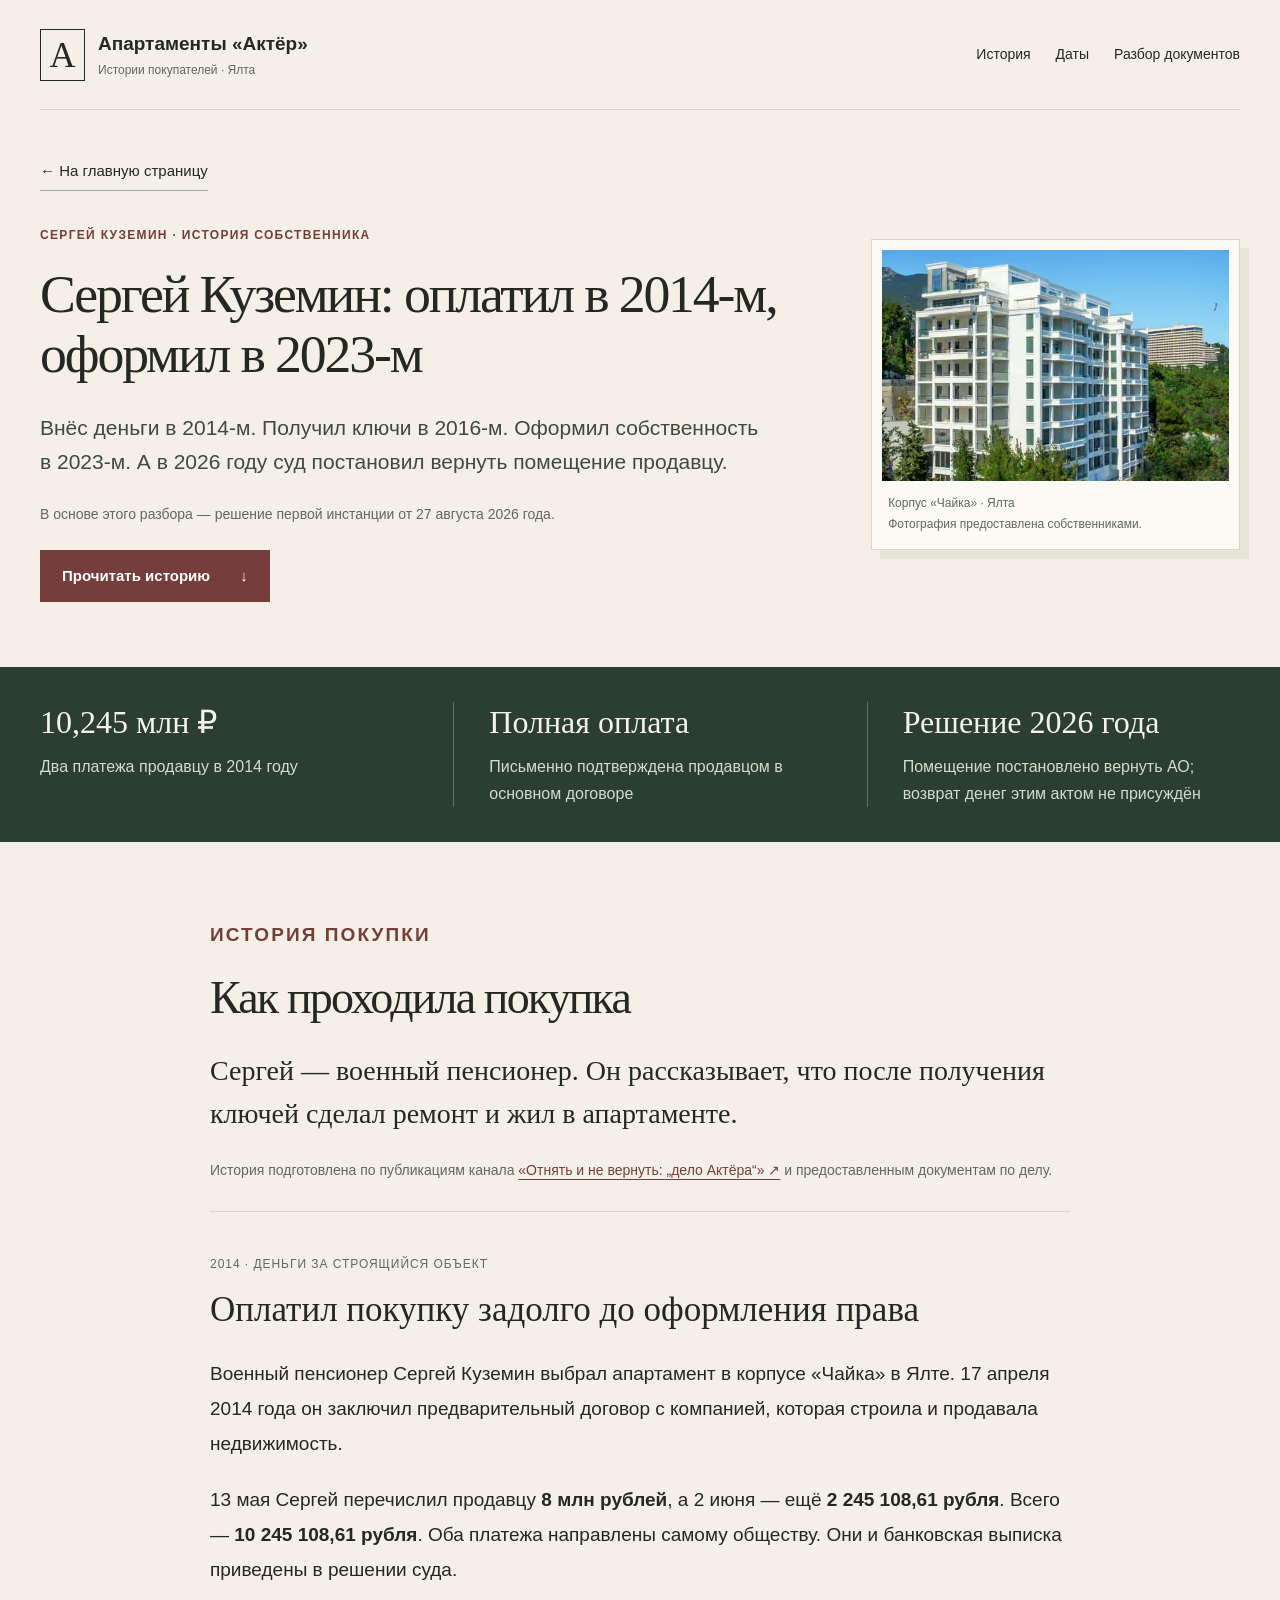
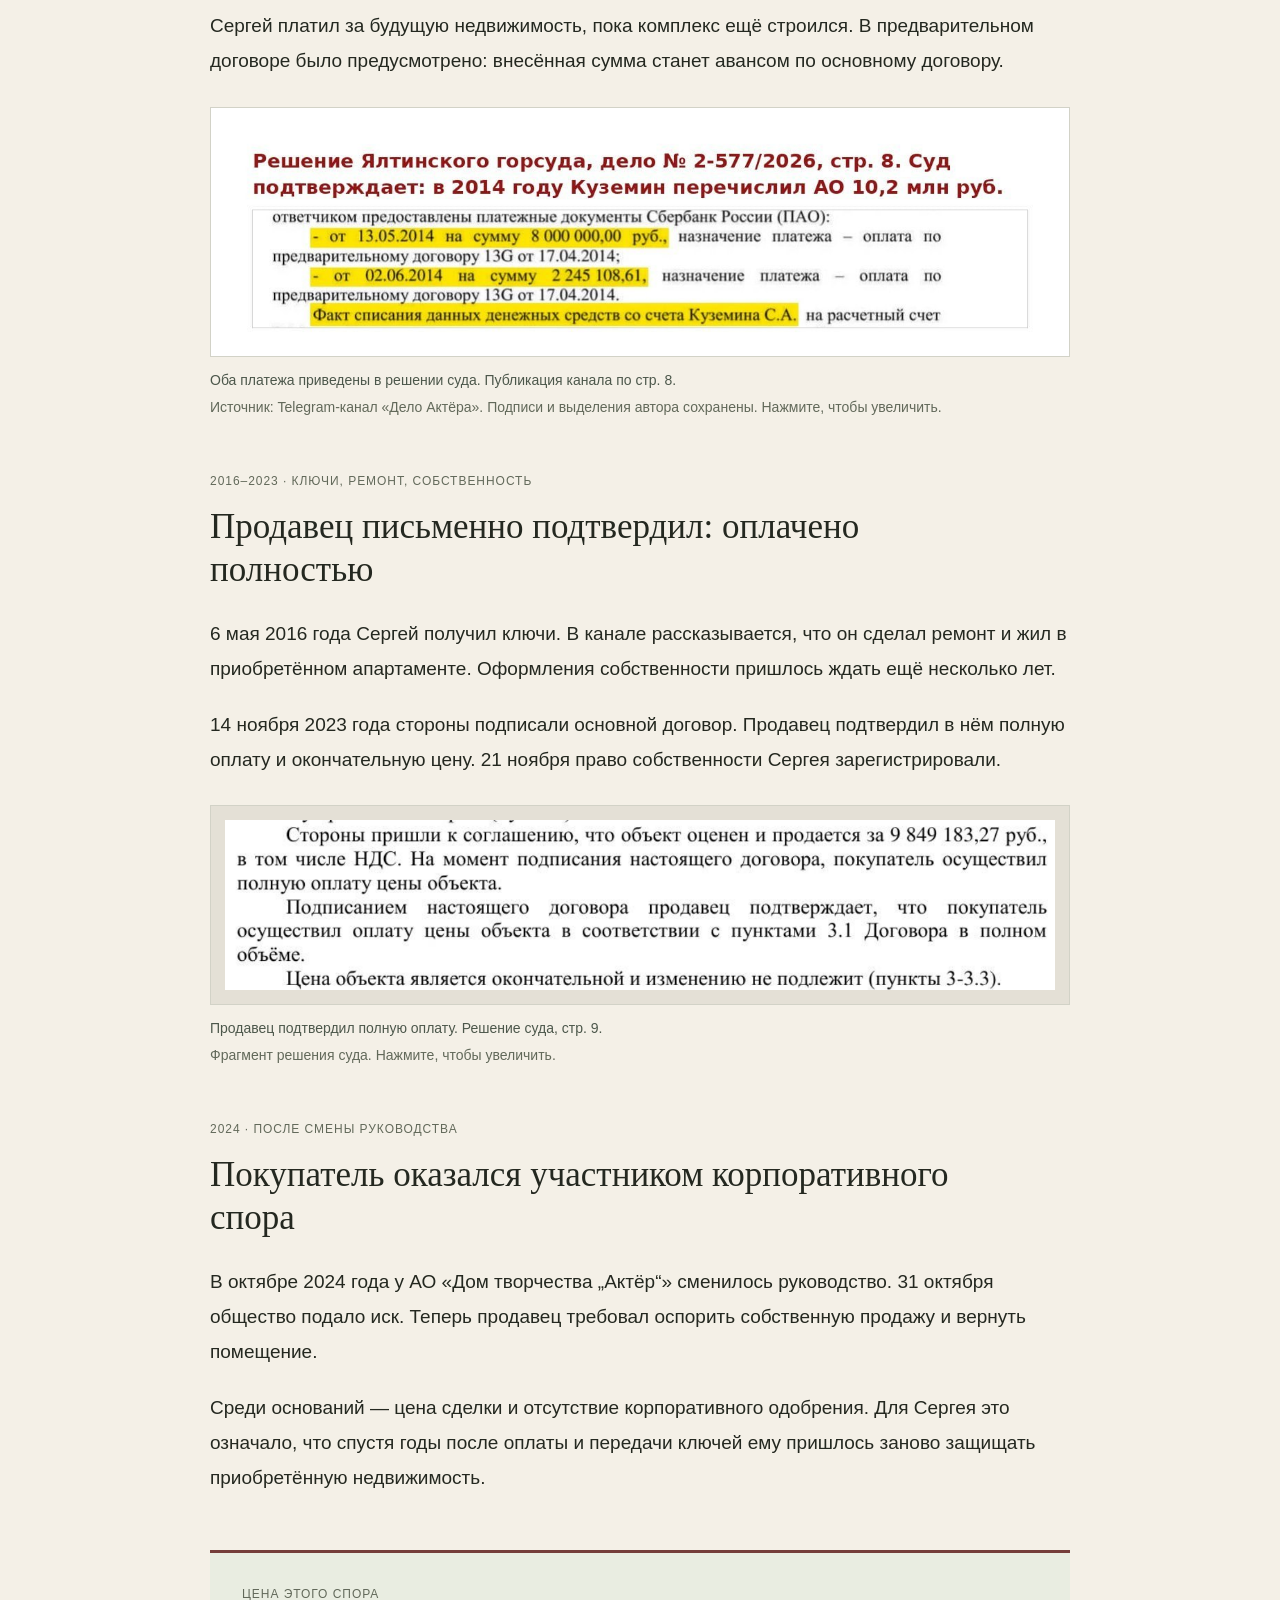
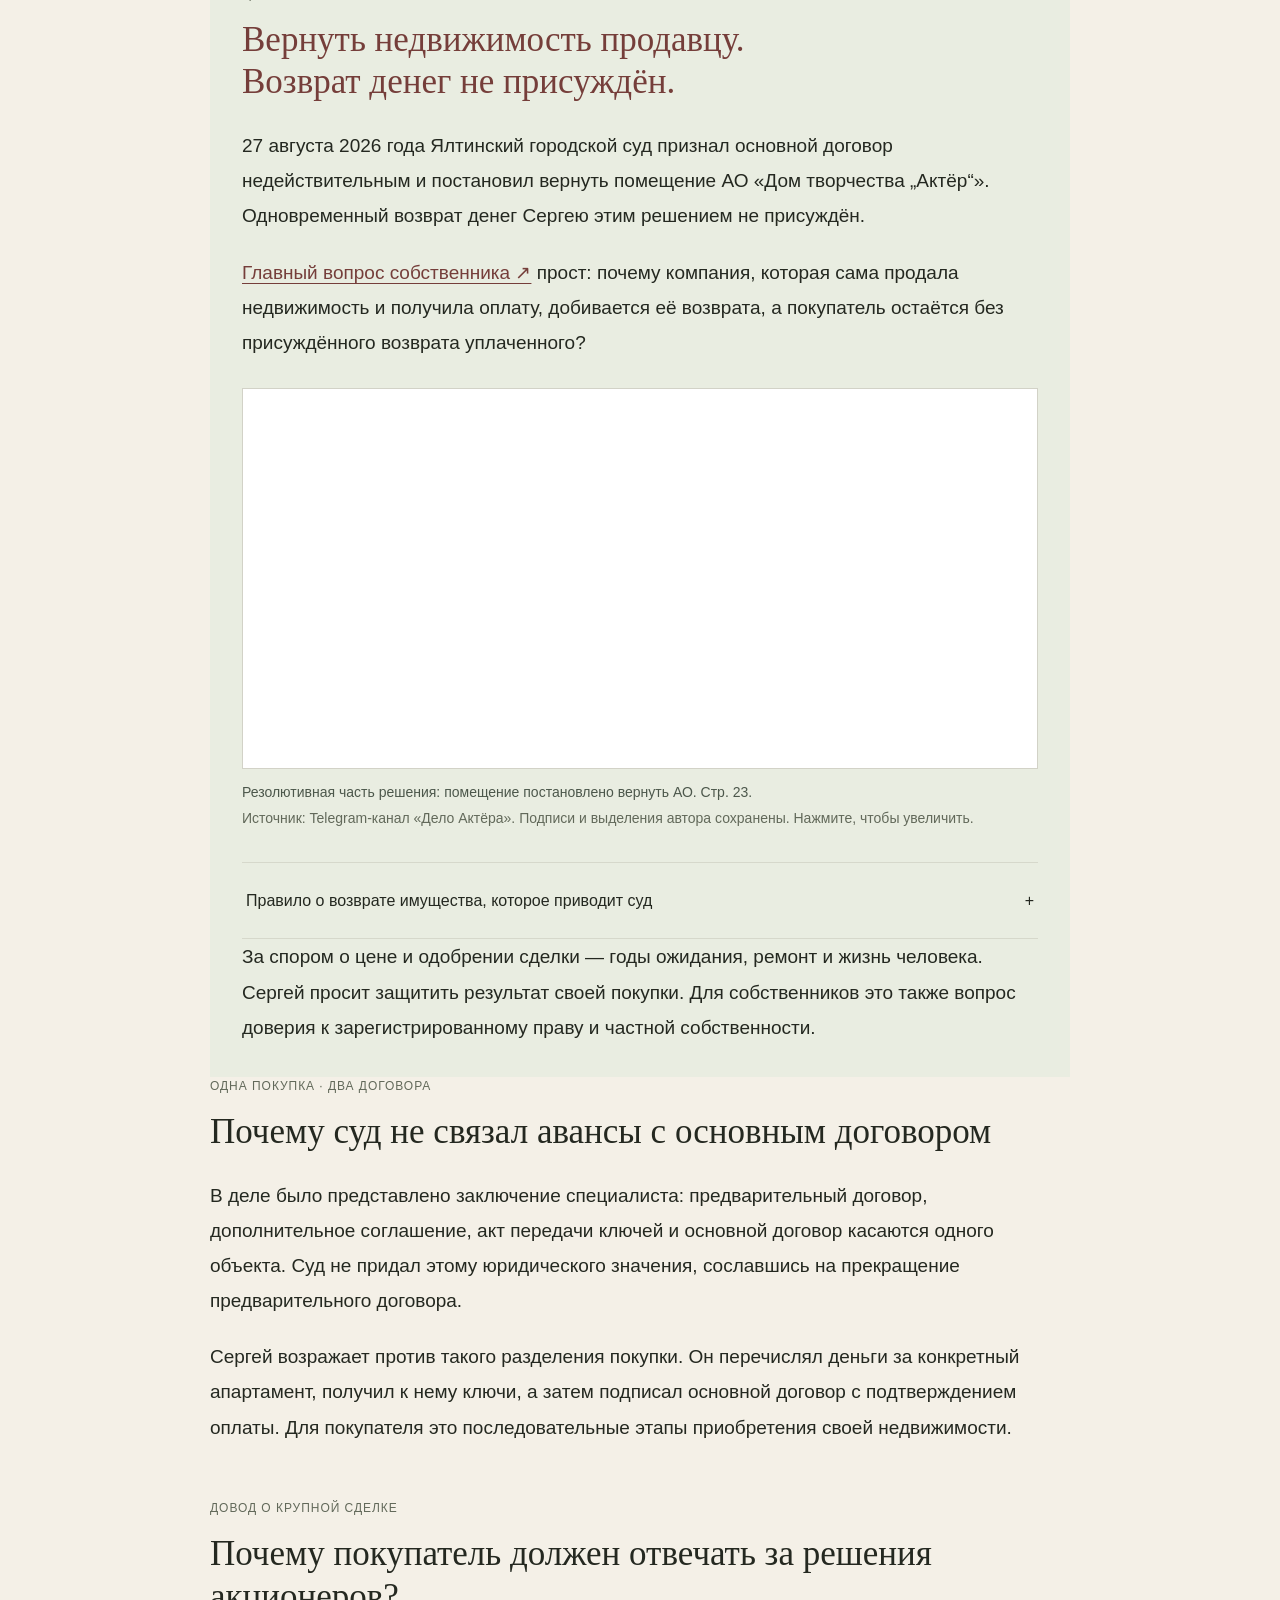
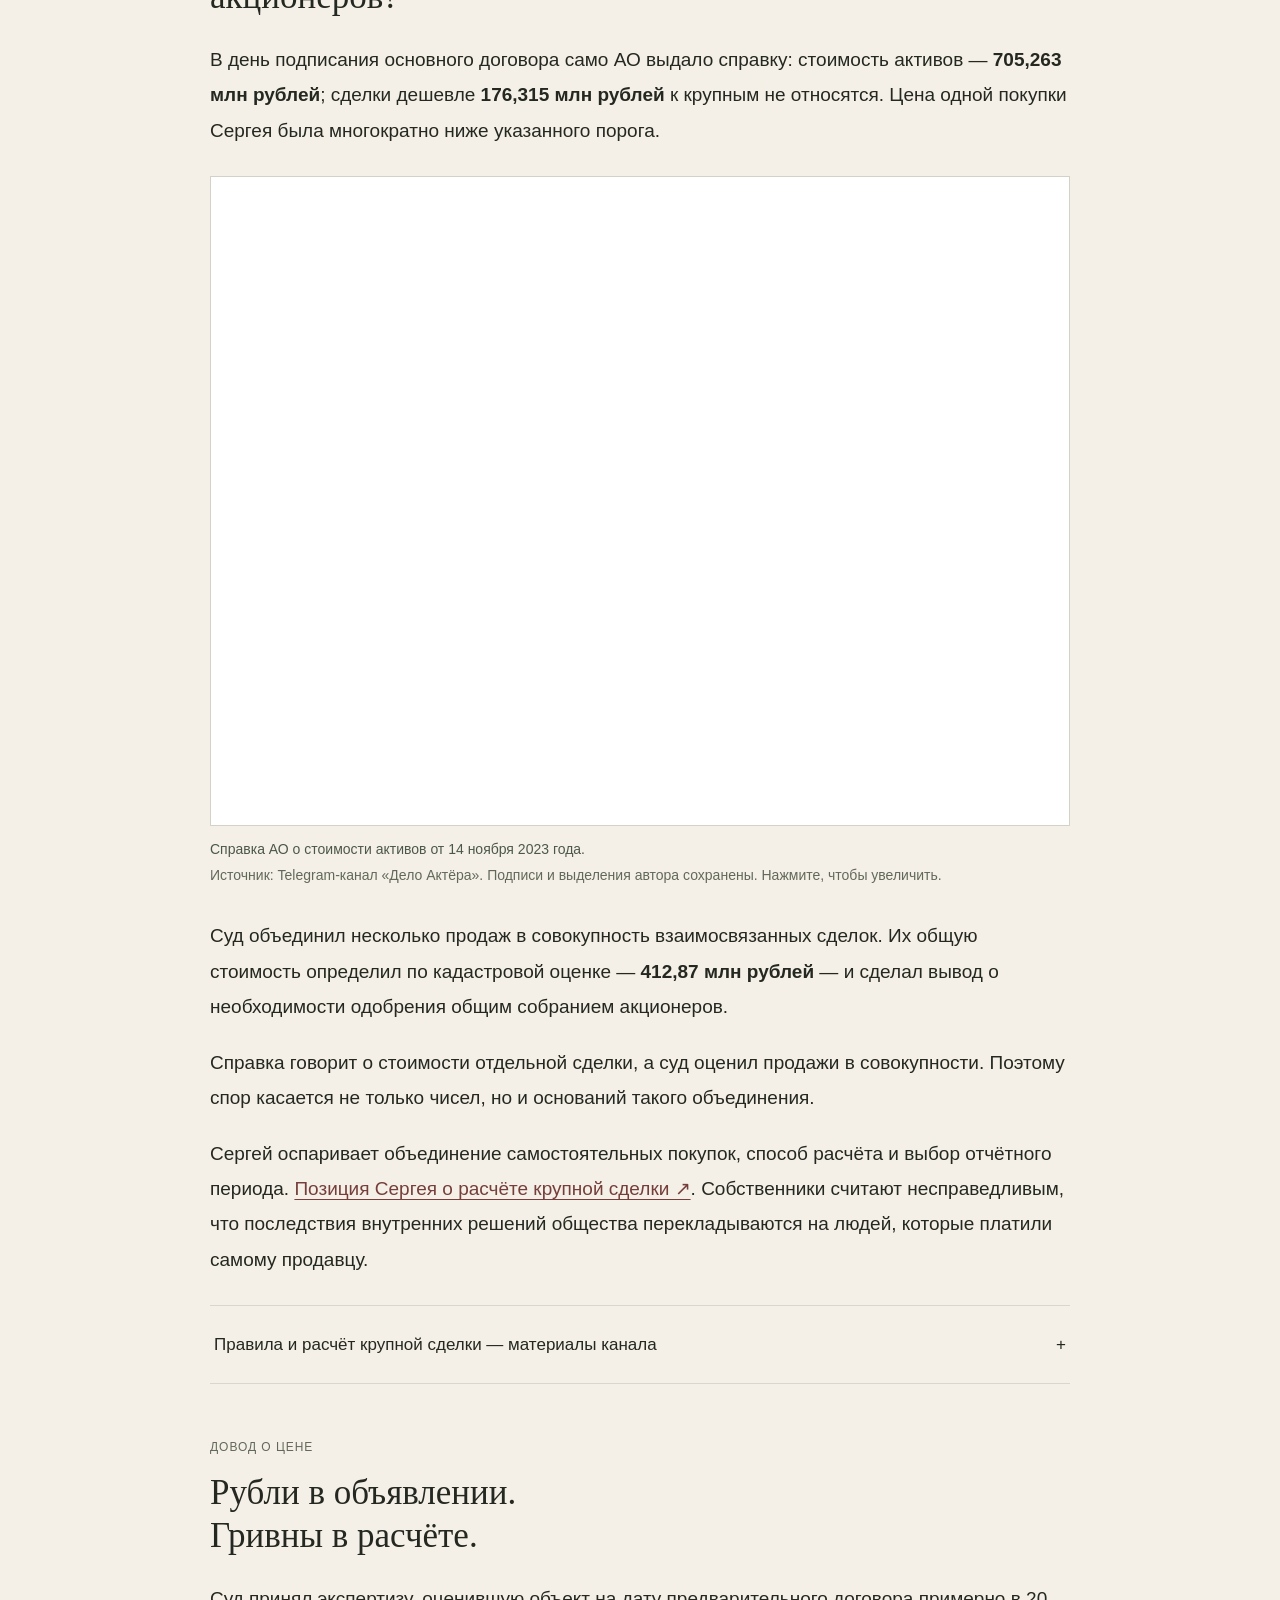
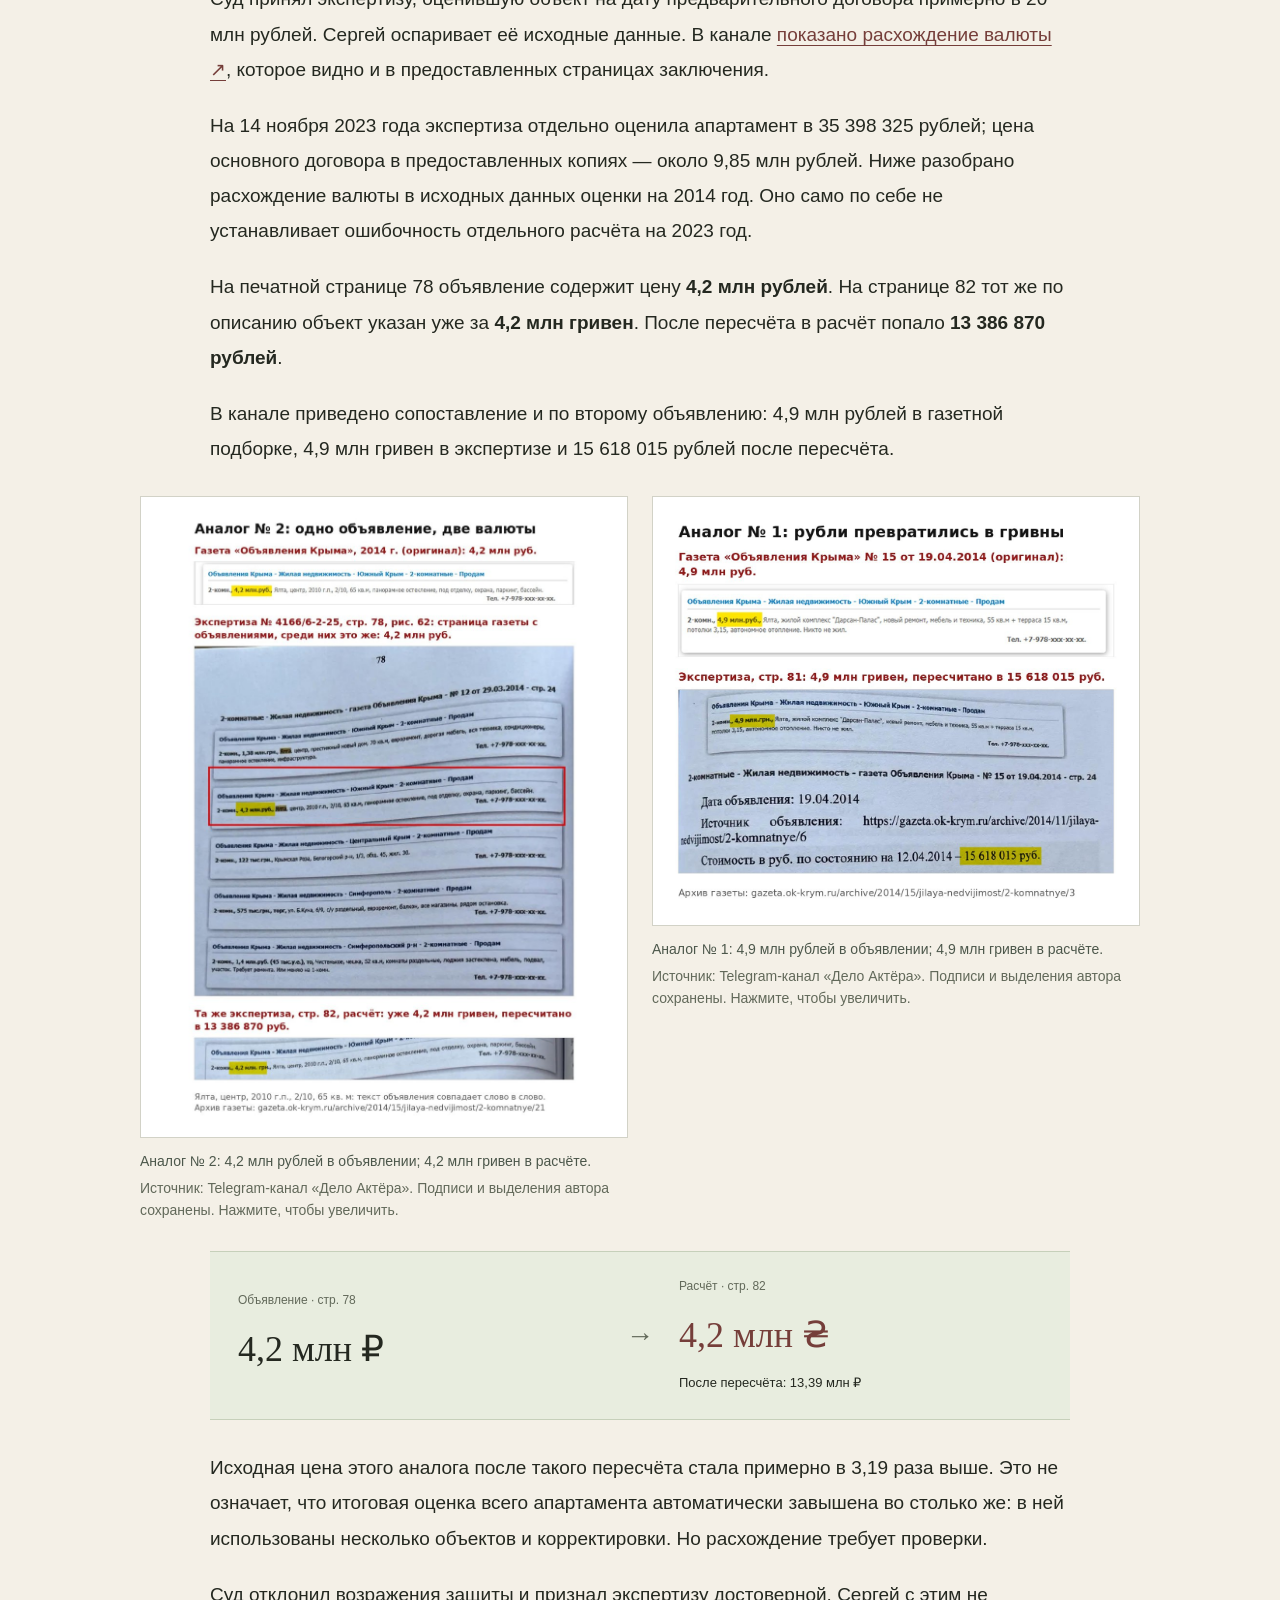
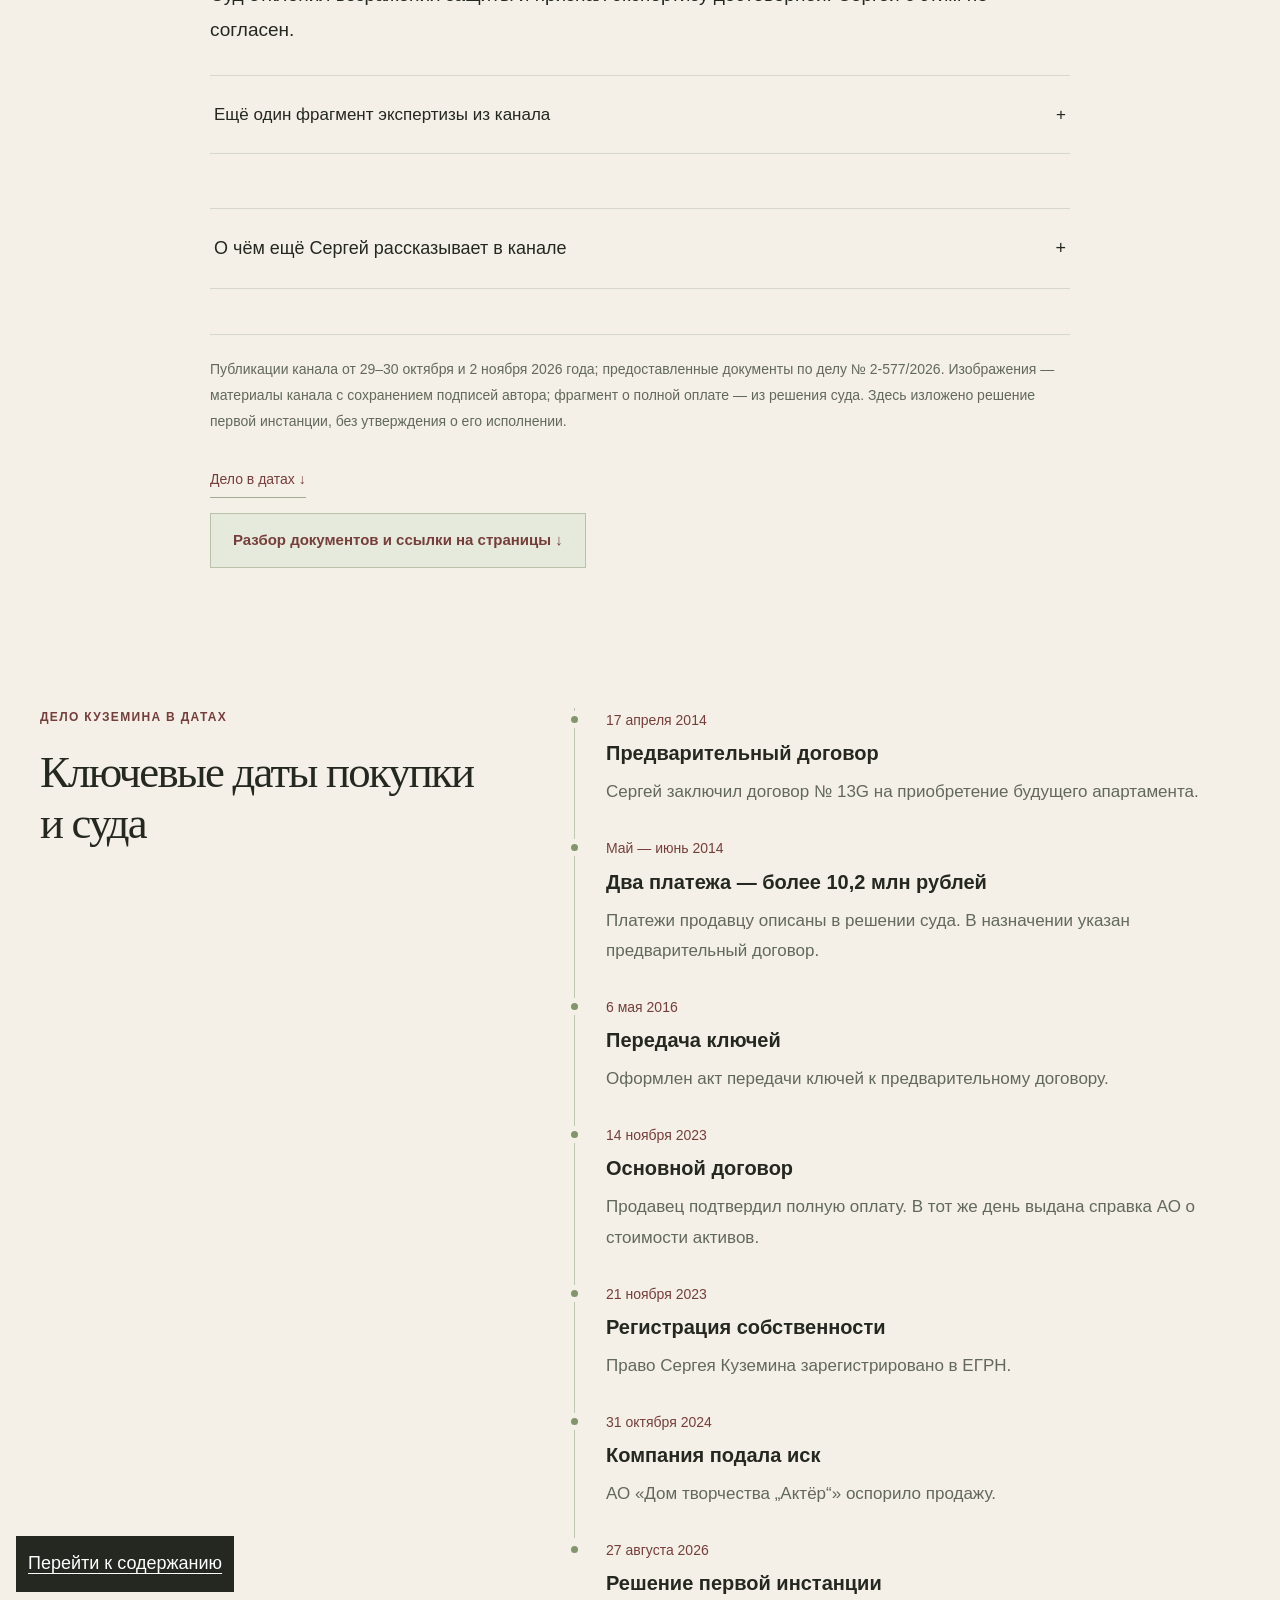
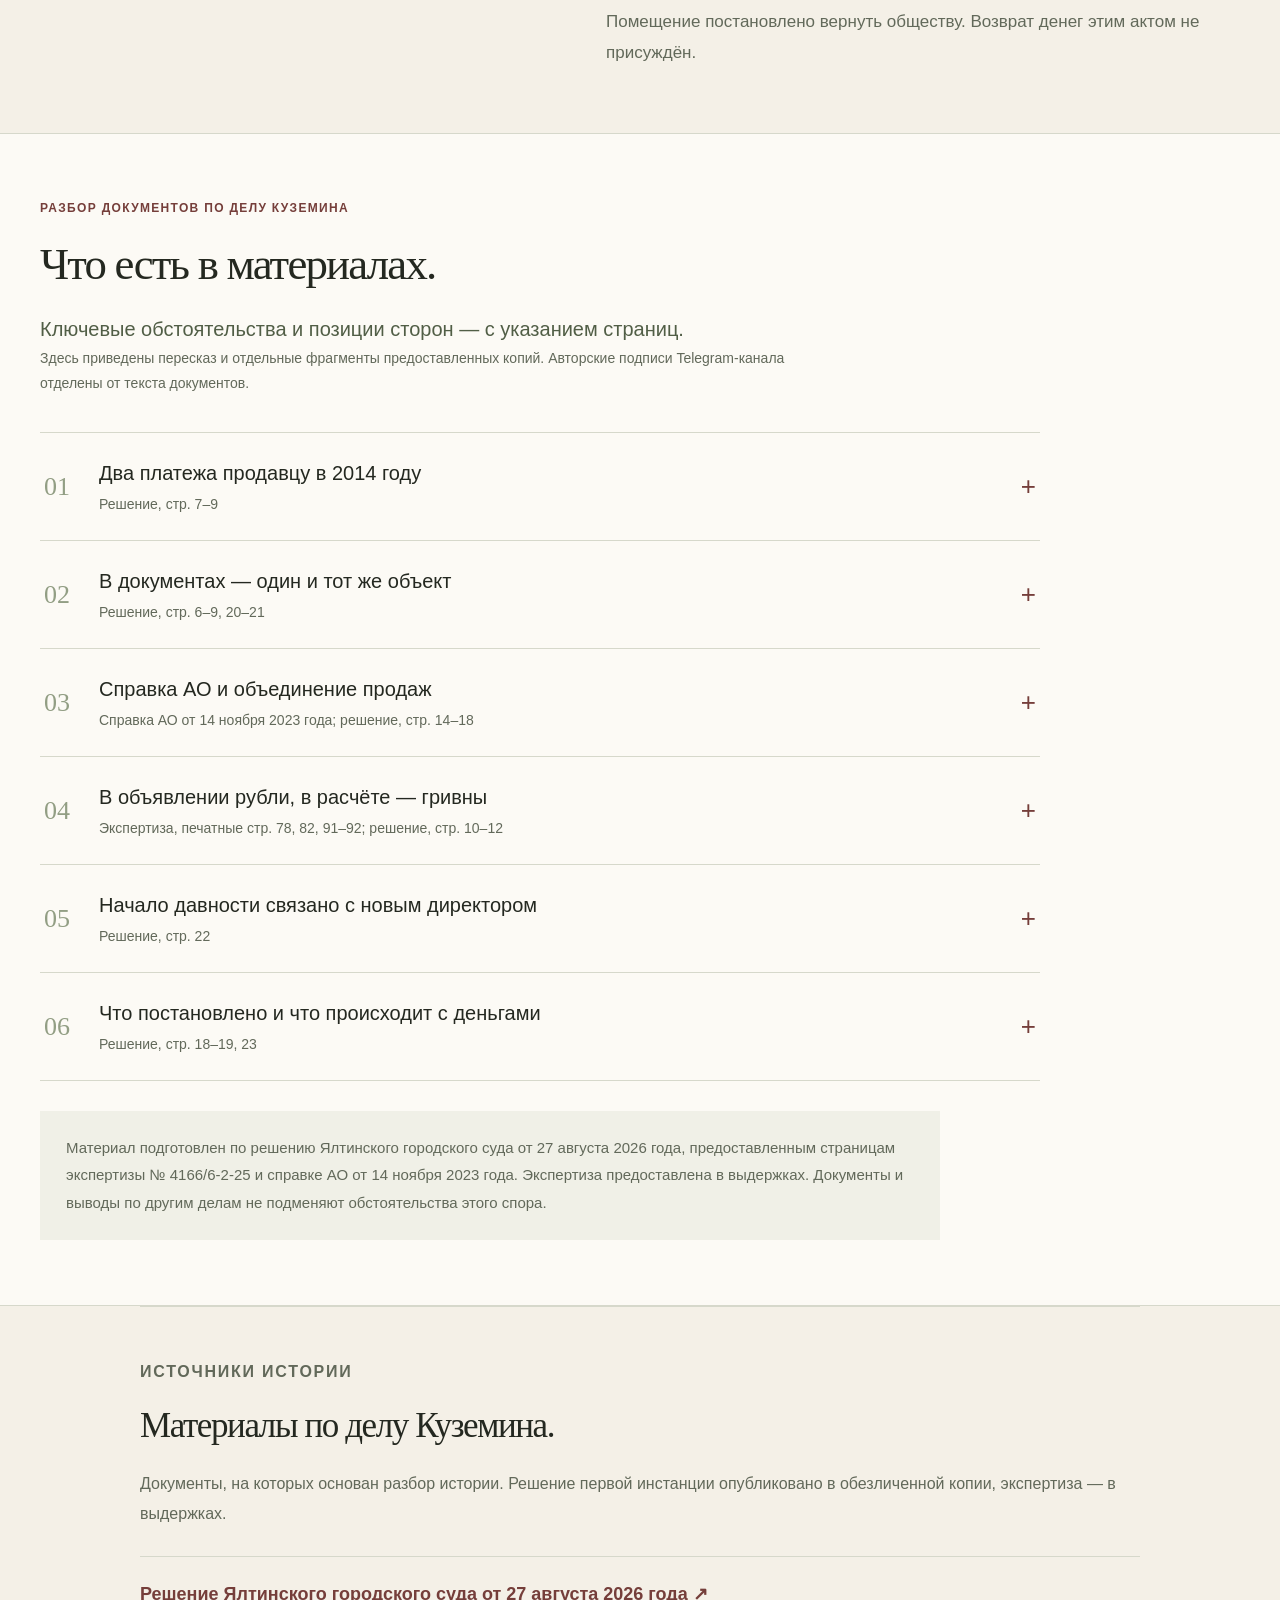
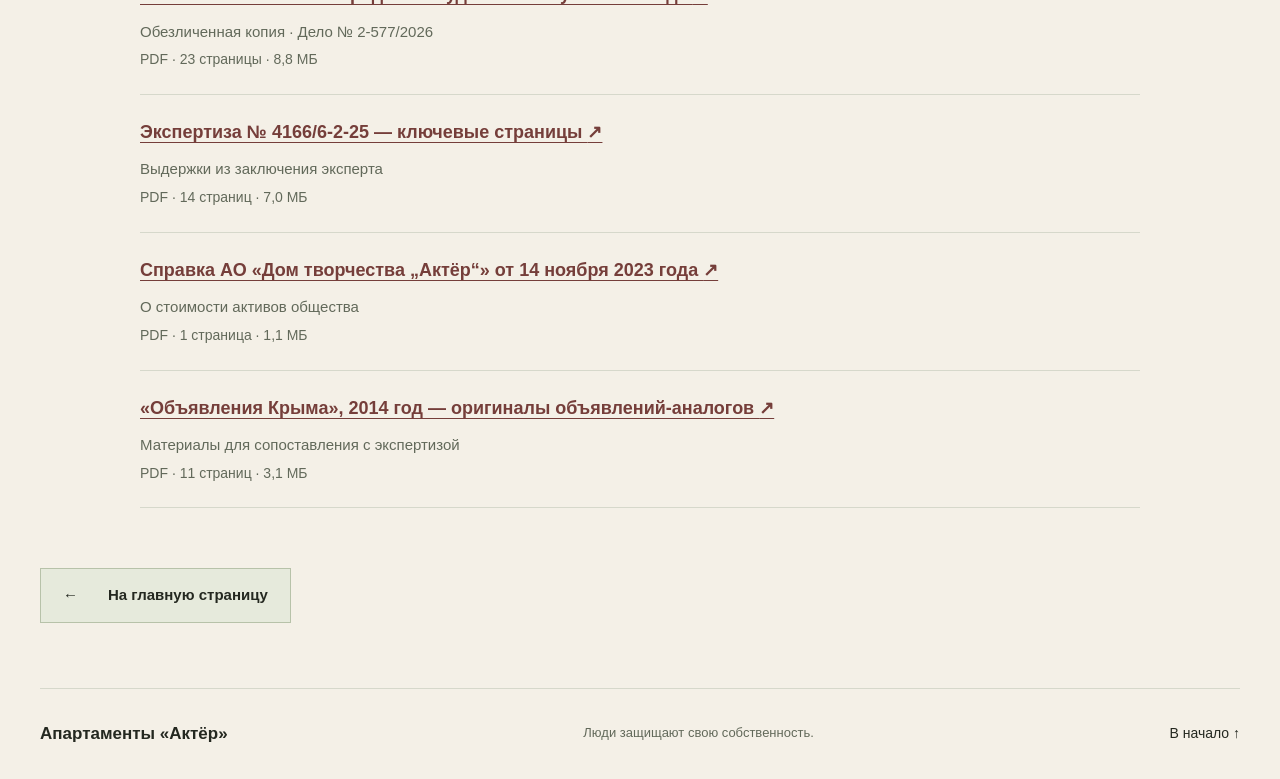
<file: kuzemin-documents.html>
<!doctype html>
<html lang="ru"><head>
<meta name="robots" content="noindex, nofollow, noarchive"><meta charset="utf-8"><meta name="viewport" content="width=device-width, initial-scale=1"><meta name="referrer" content="no-referrer"><meta http-equiv="Content-Security-Policy" content="default-src 'self'; script-src 'self'; style-src 'self'; object-src 'none'; base-uri 'none'; form-action 'none'"><title>История Сергея Куземина</title><link rel="stylesheet" href="styles-1-cc34e642.css"><link rel="stylesheet" href="styles-2-75f578c2.css"><link rel="stylesheet" href="styles-3-873c0538.css"><link rel="stylesheet" href="styles-4-cb799677.css"><script src="legacy-case.js?v=20261104-approved" defer></script></head><body data-case-target="kuzemin.html"><main class="wrap section"><h1>Разбор документов и хронология находятся на странице собственника</h1><p><a href="kuzemin.html#evidence">Открыть историю, разбор документов и даты →</a></p></main></body></html>
</file>
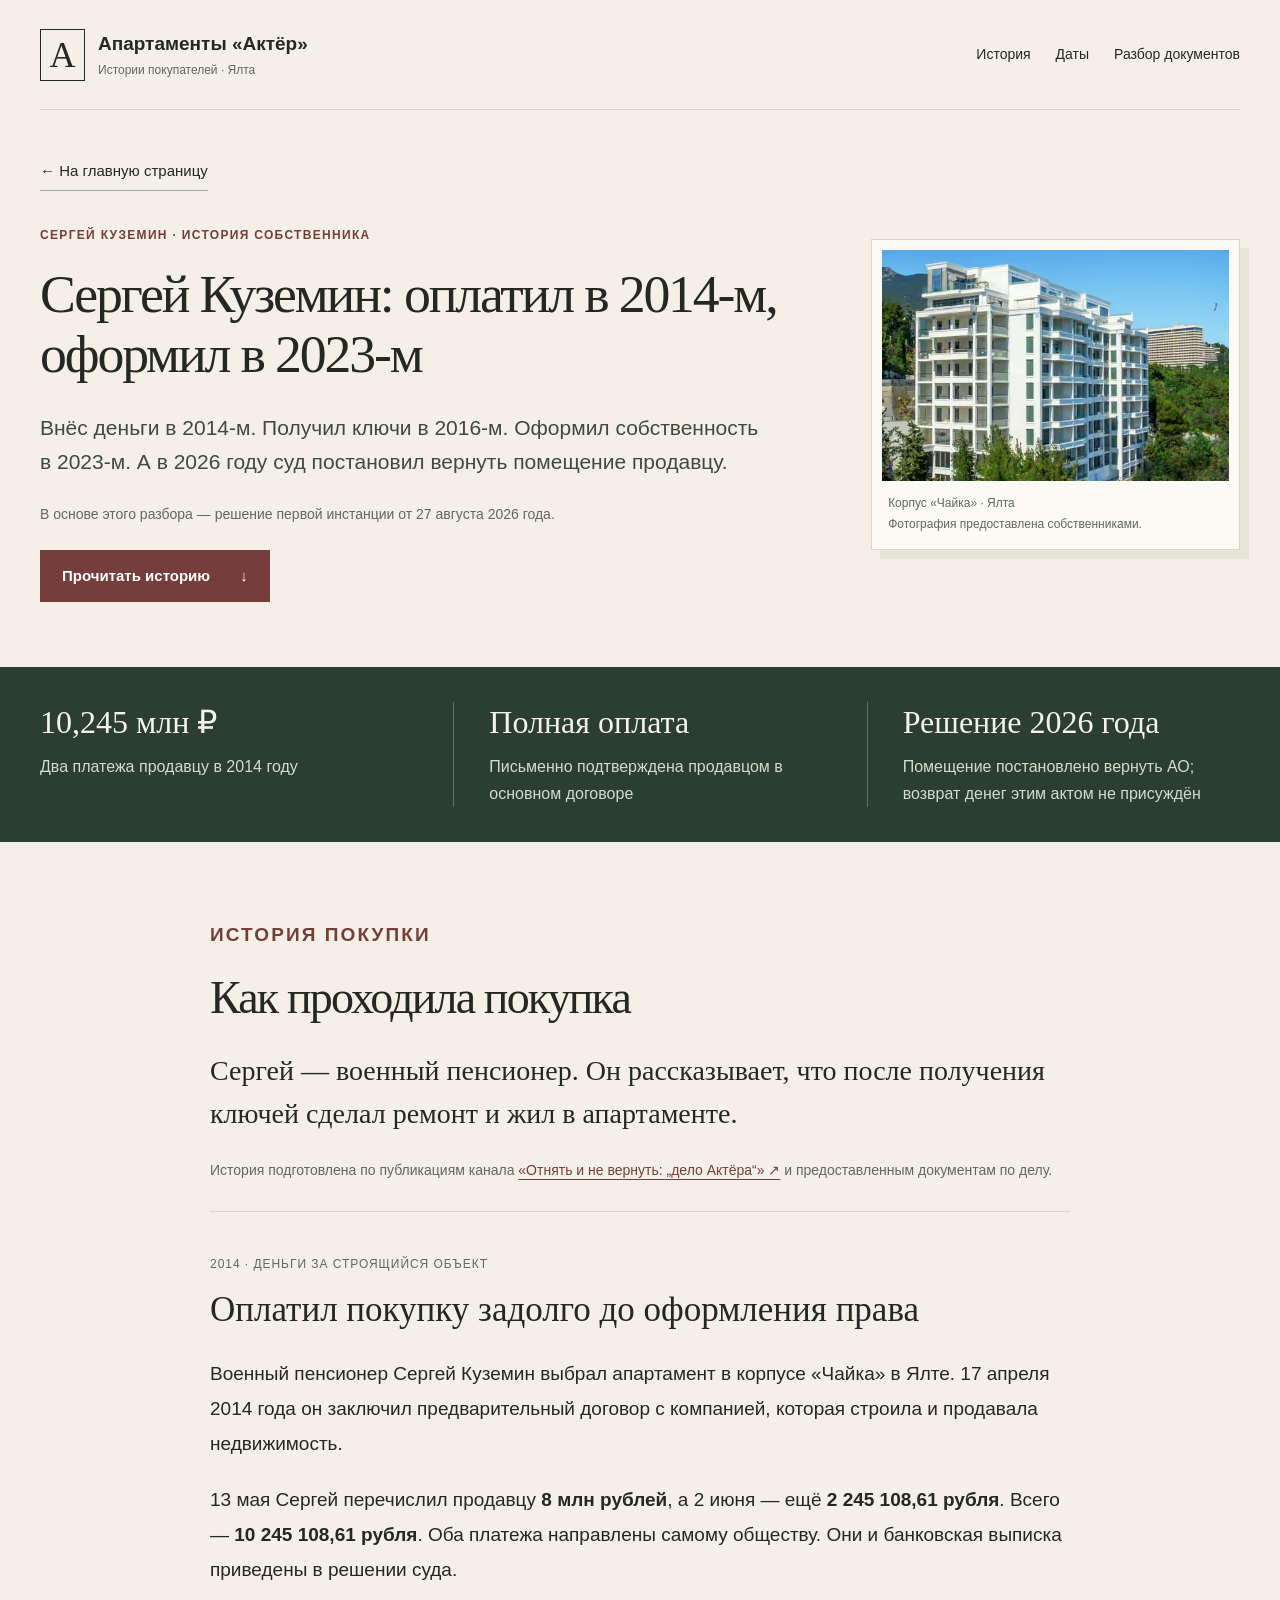
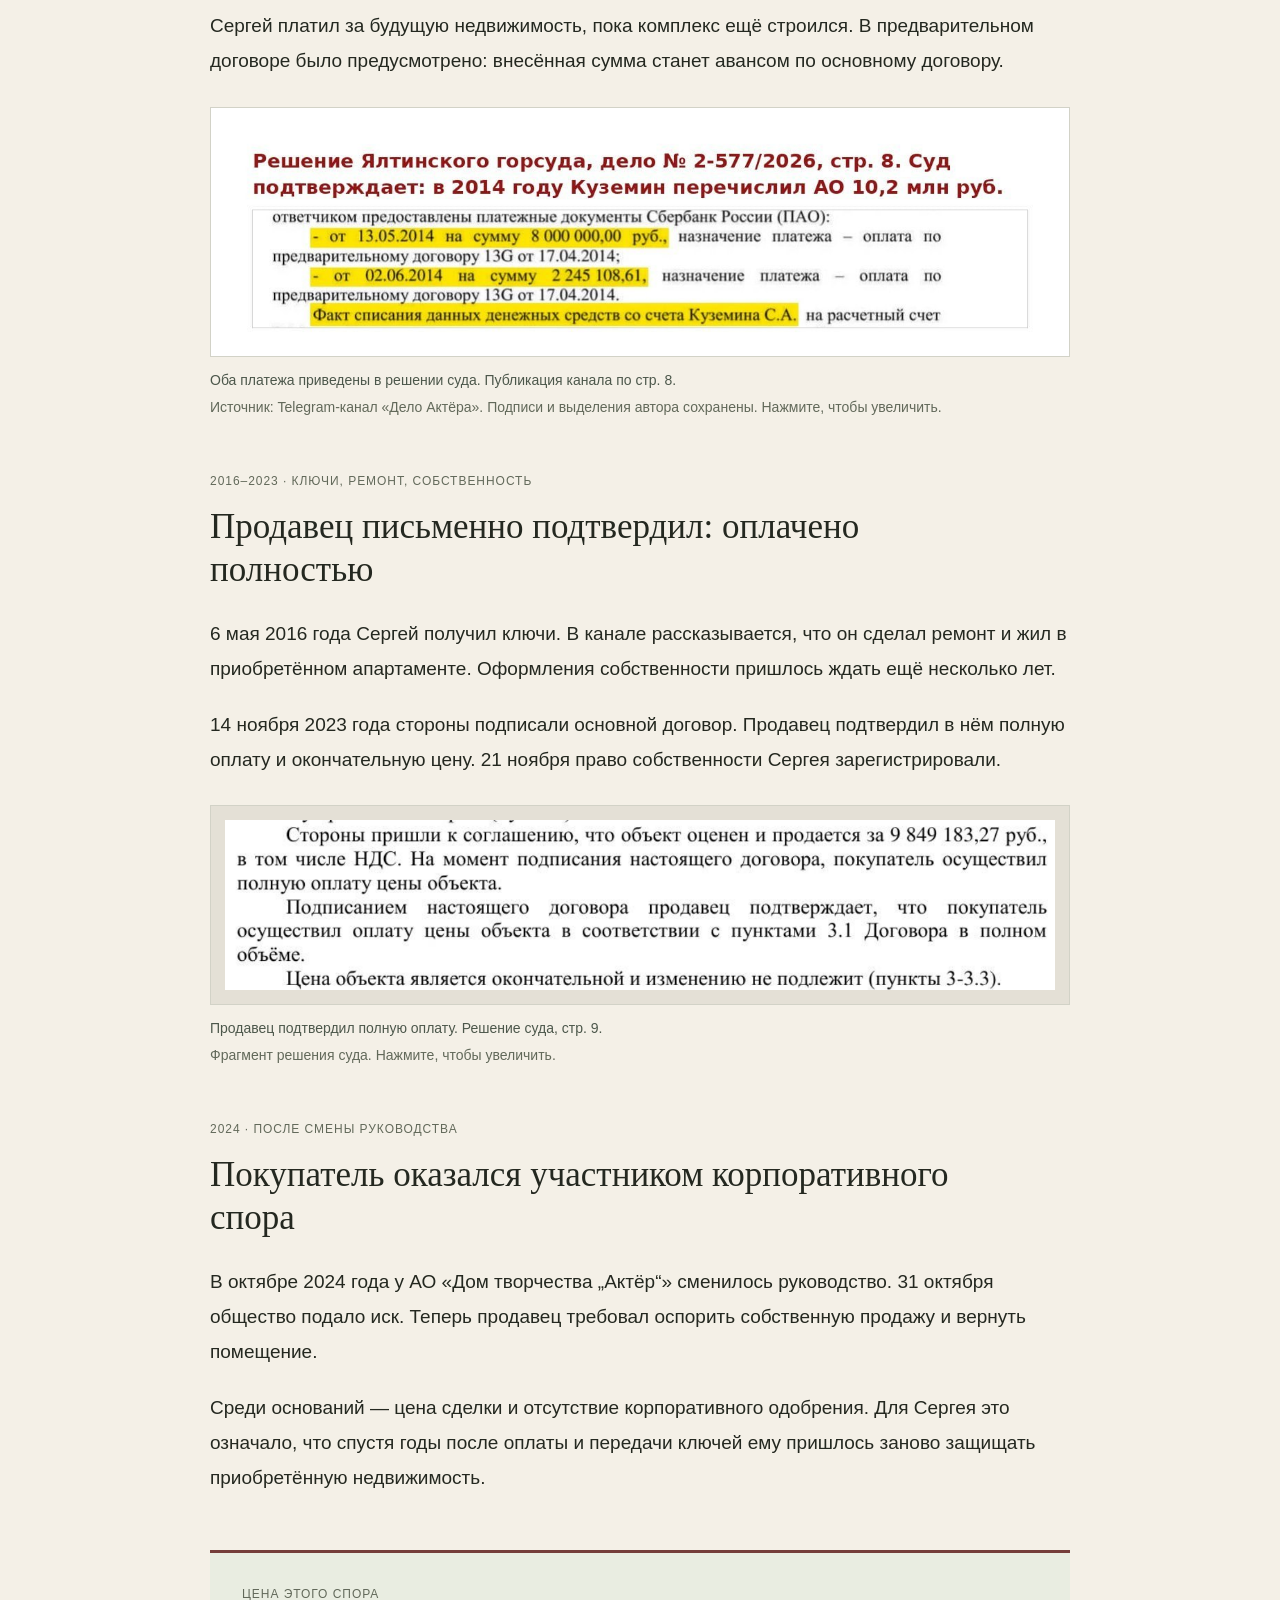
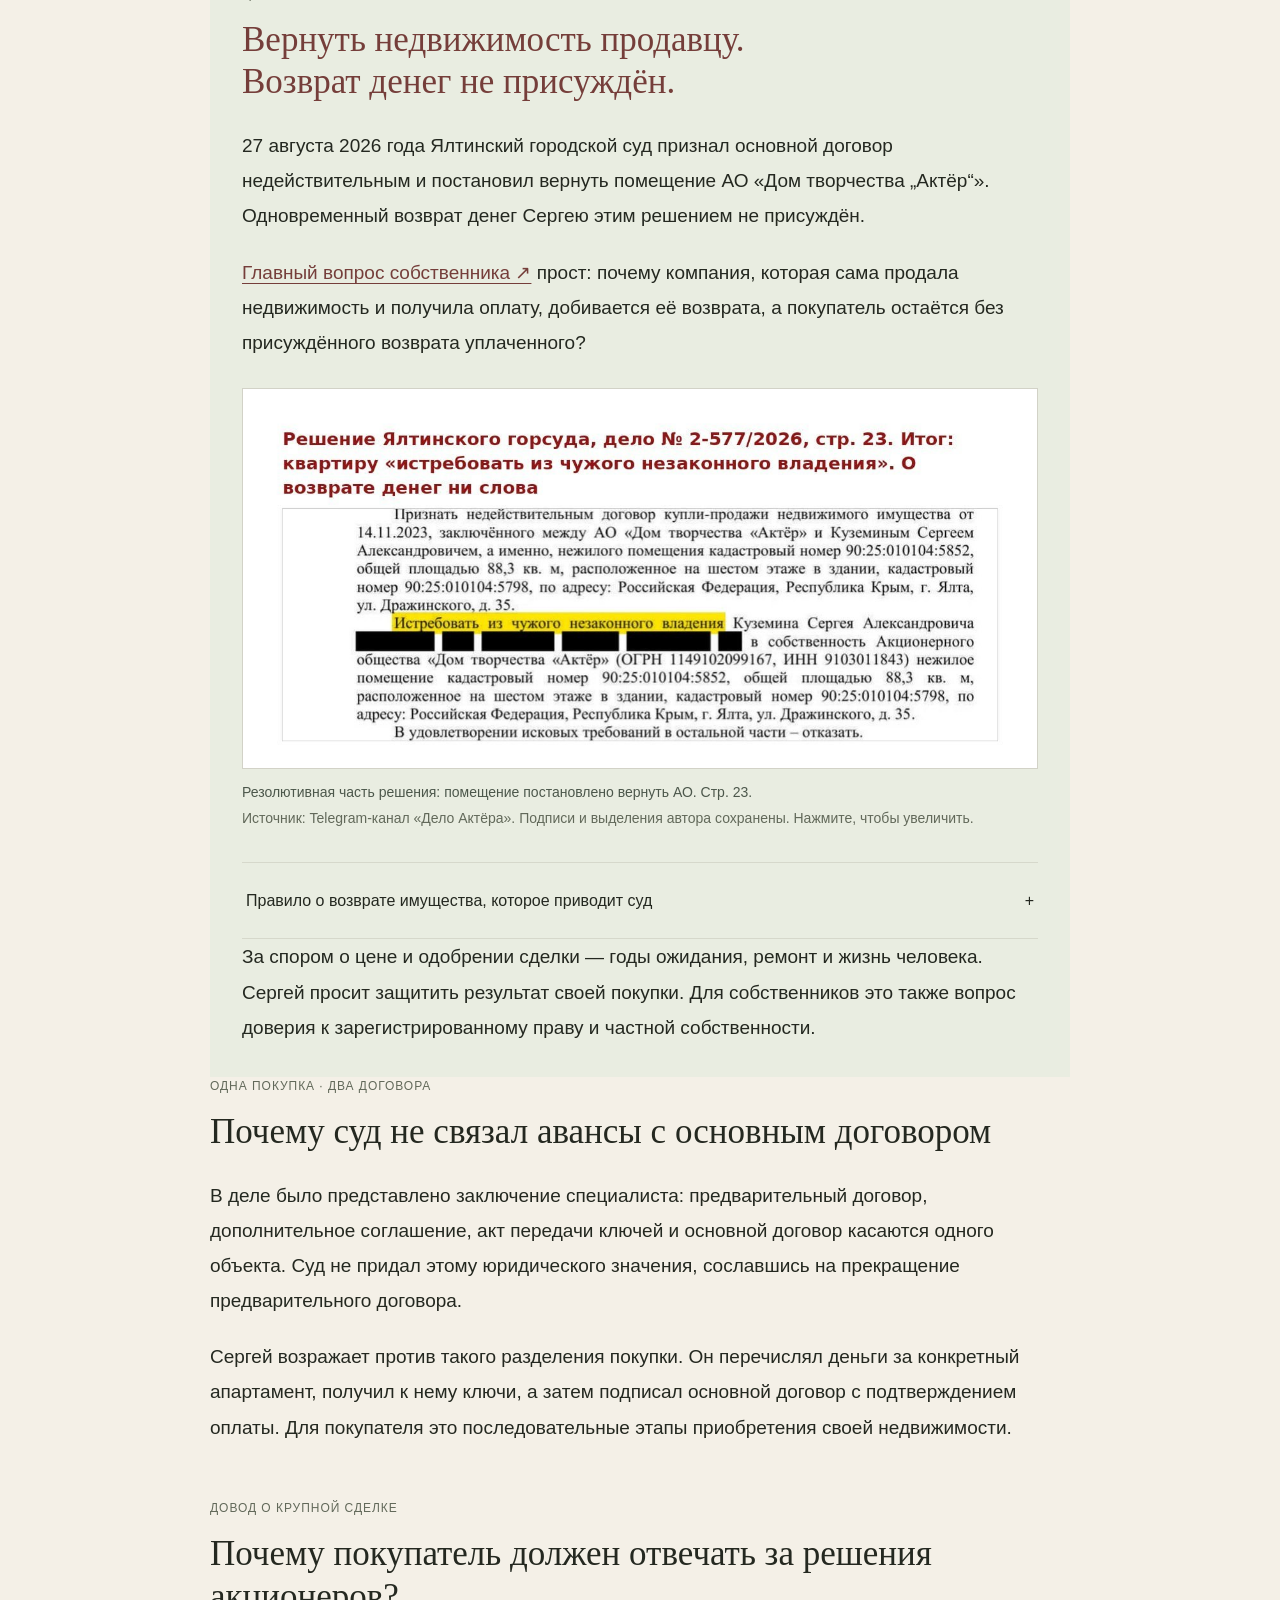
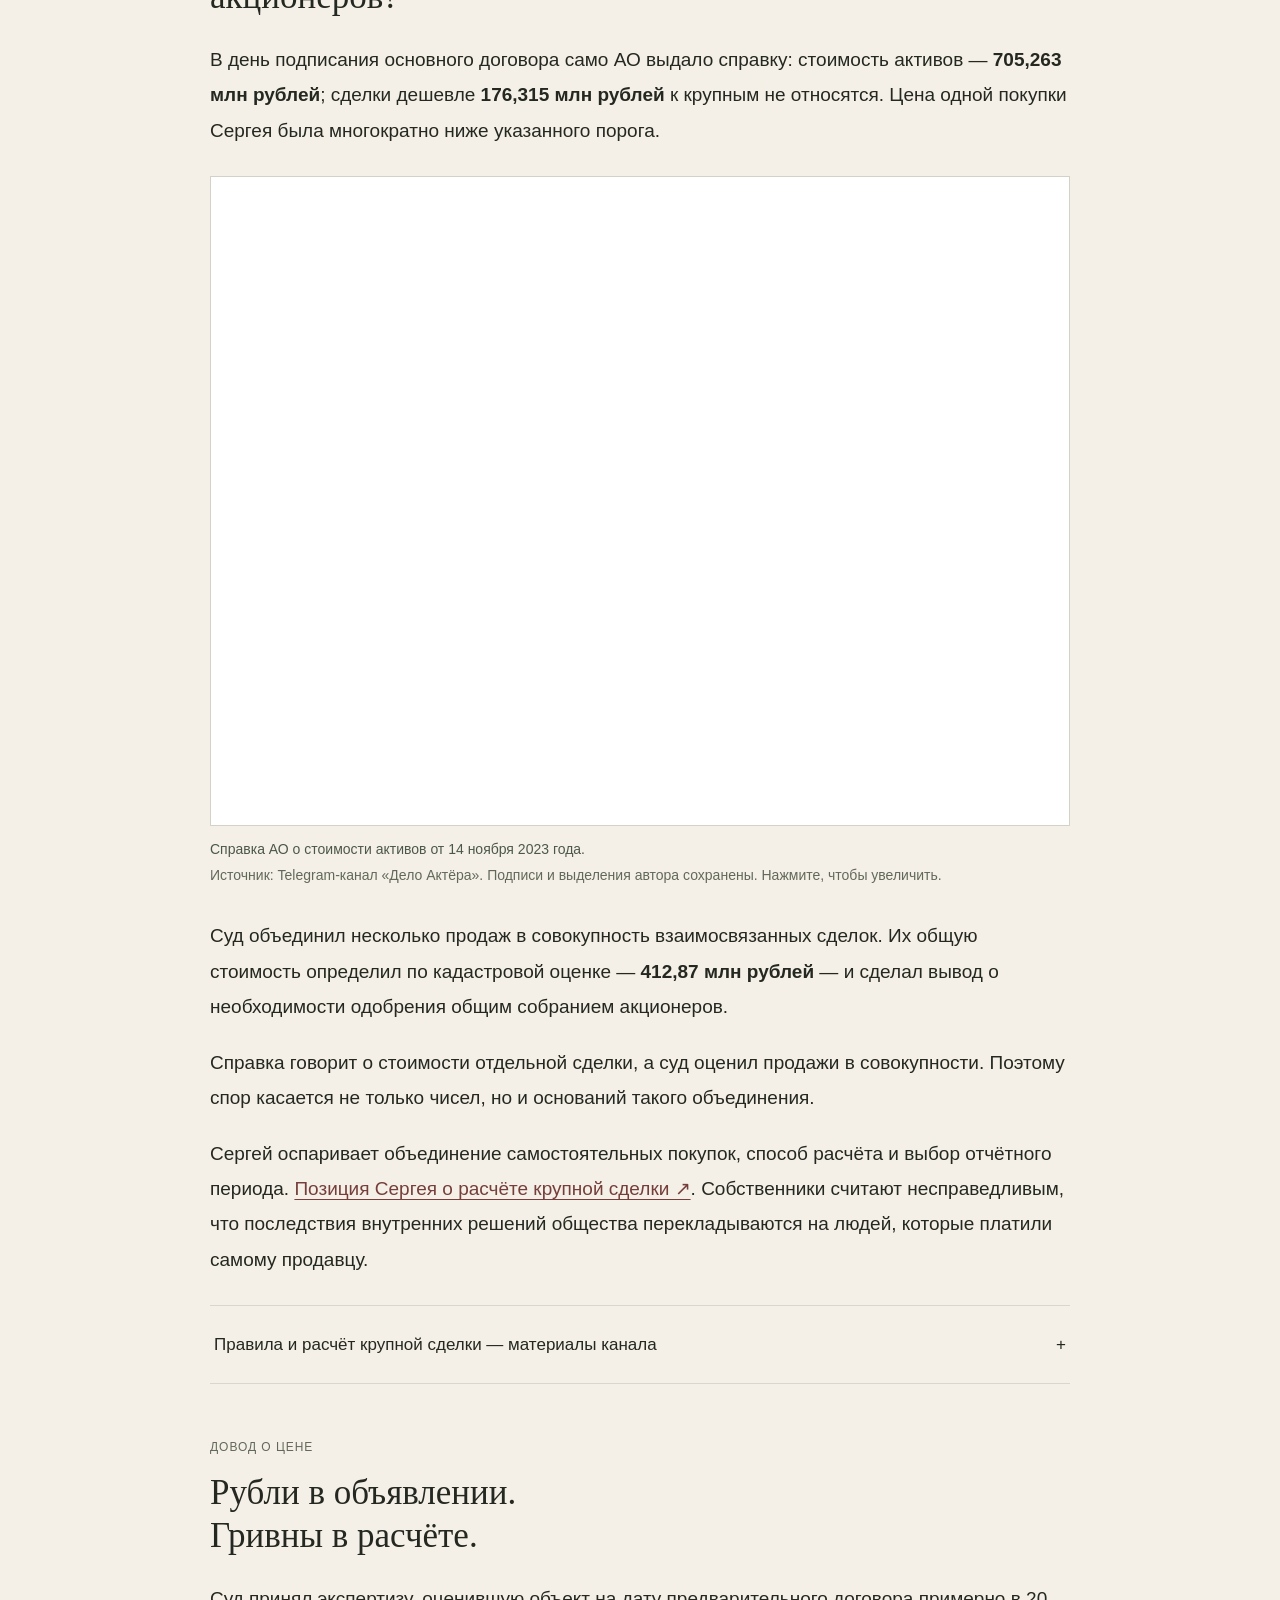
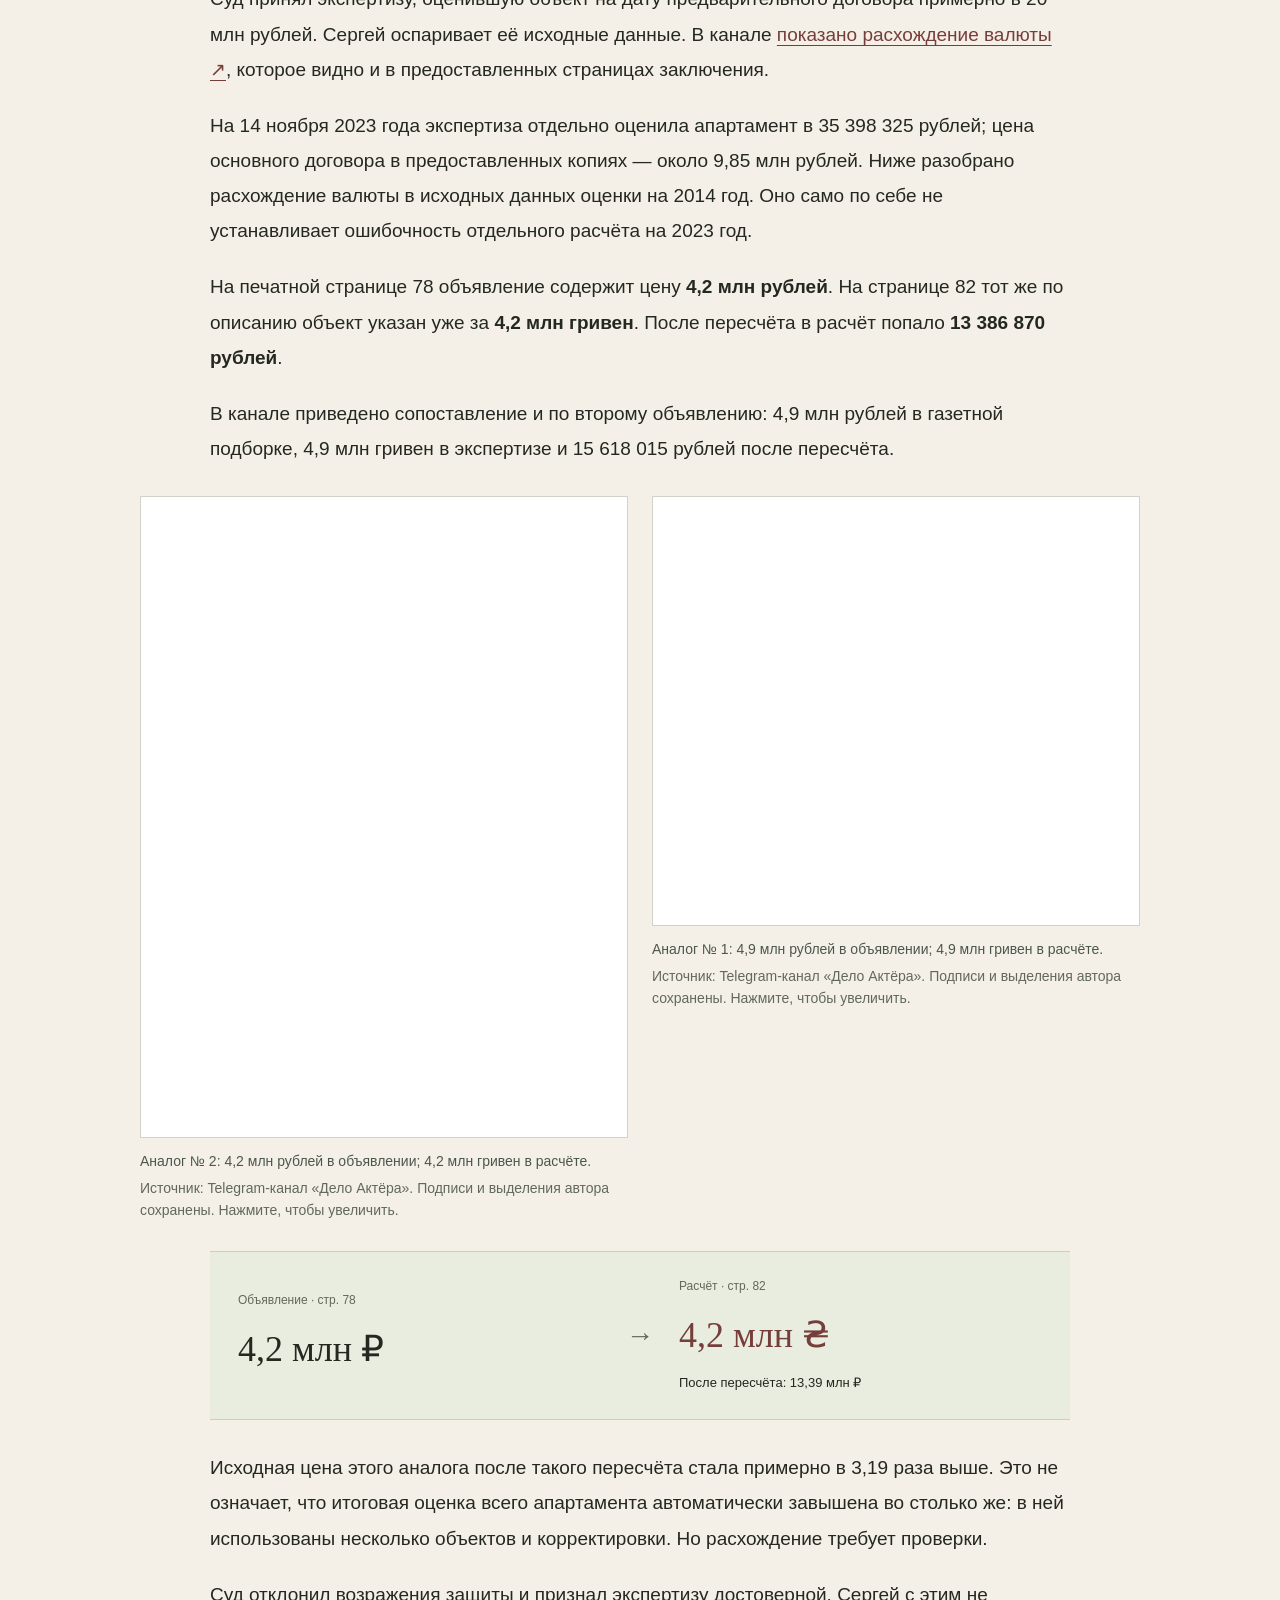
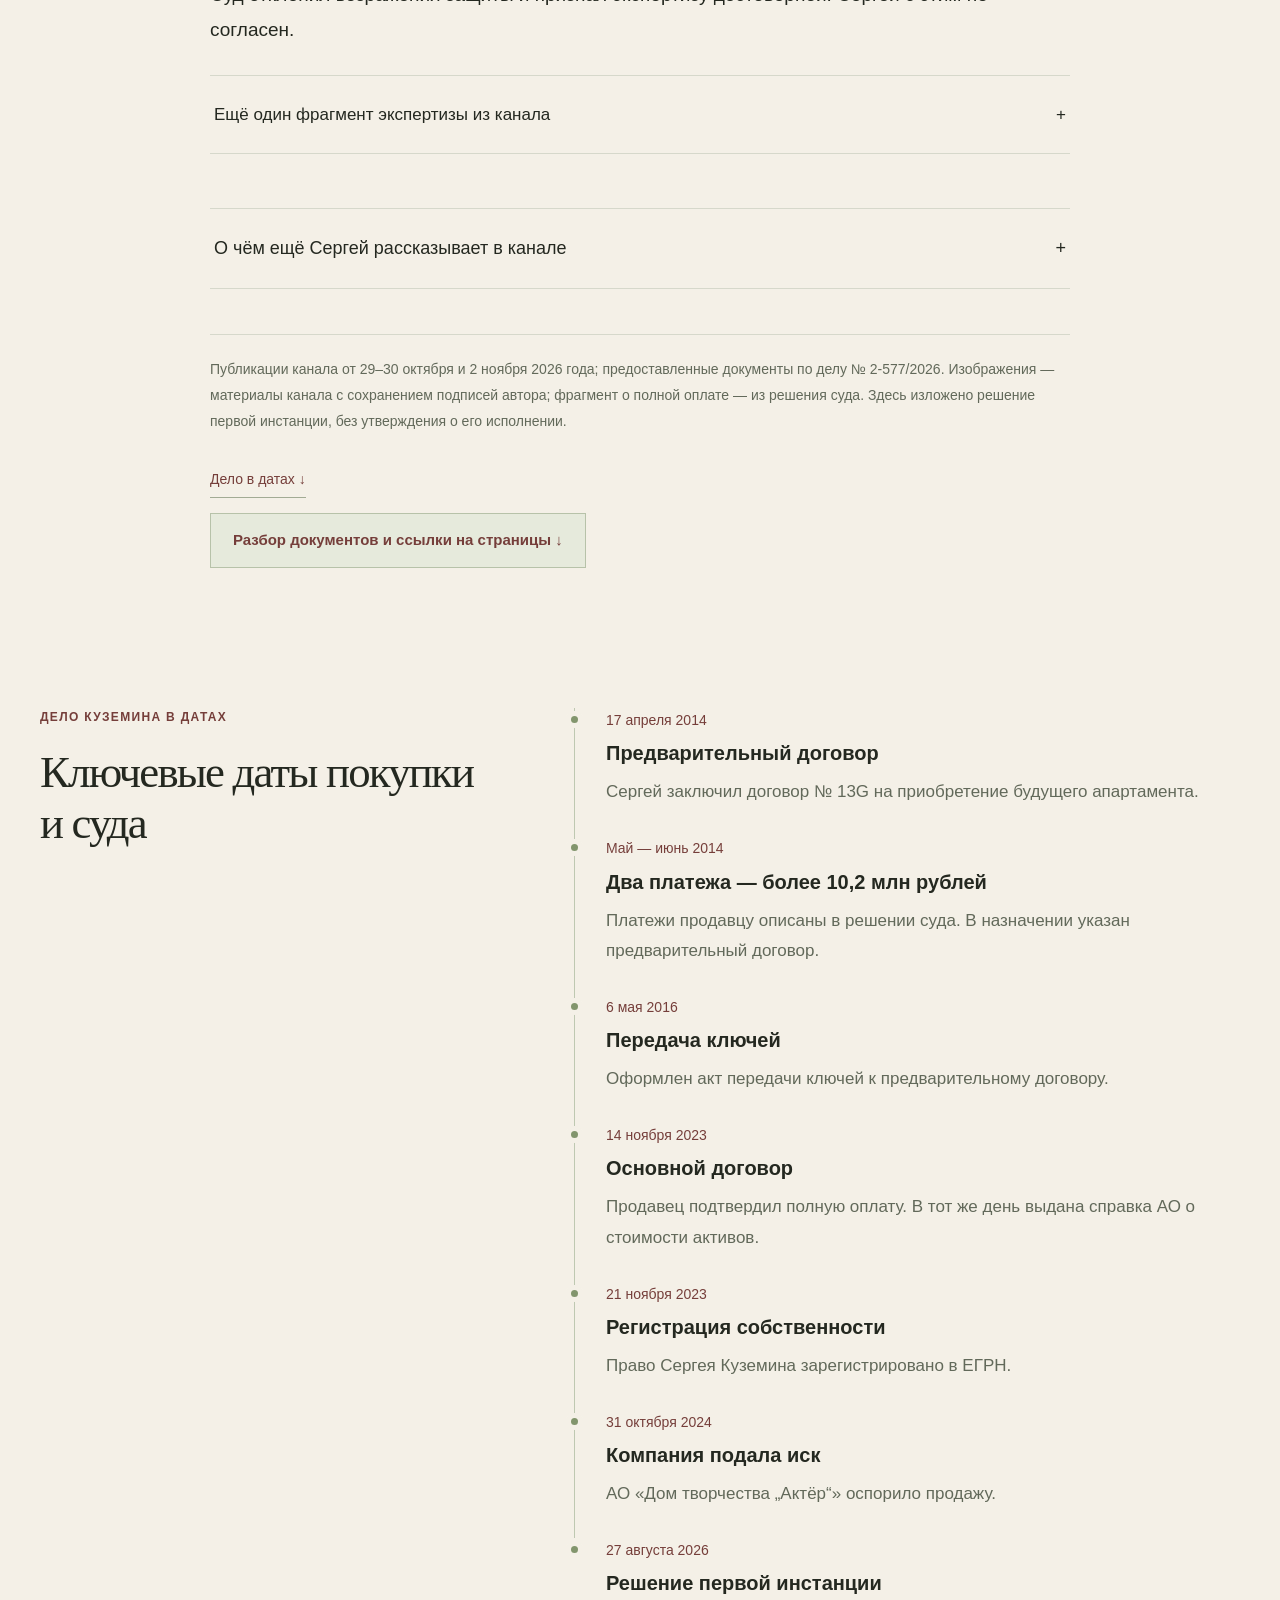
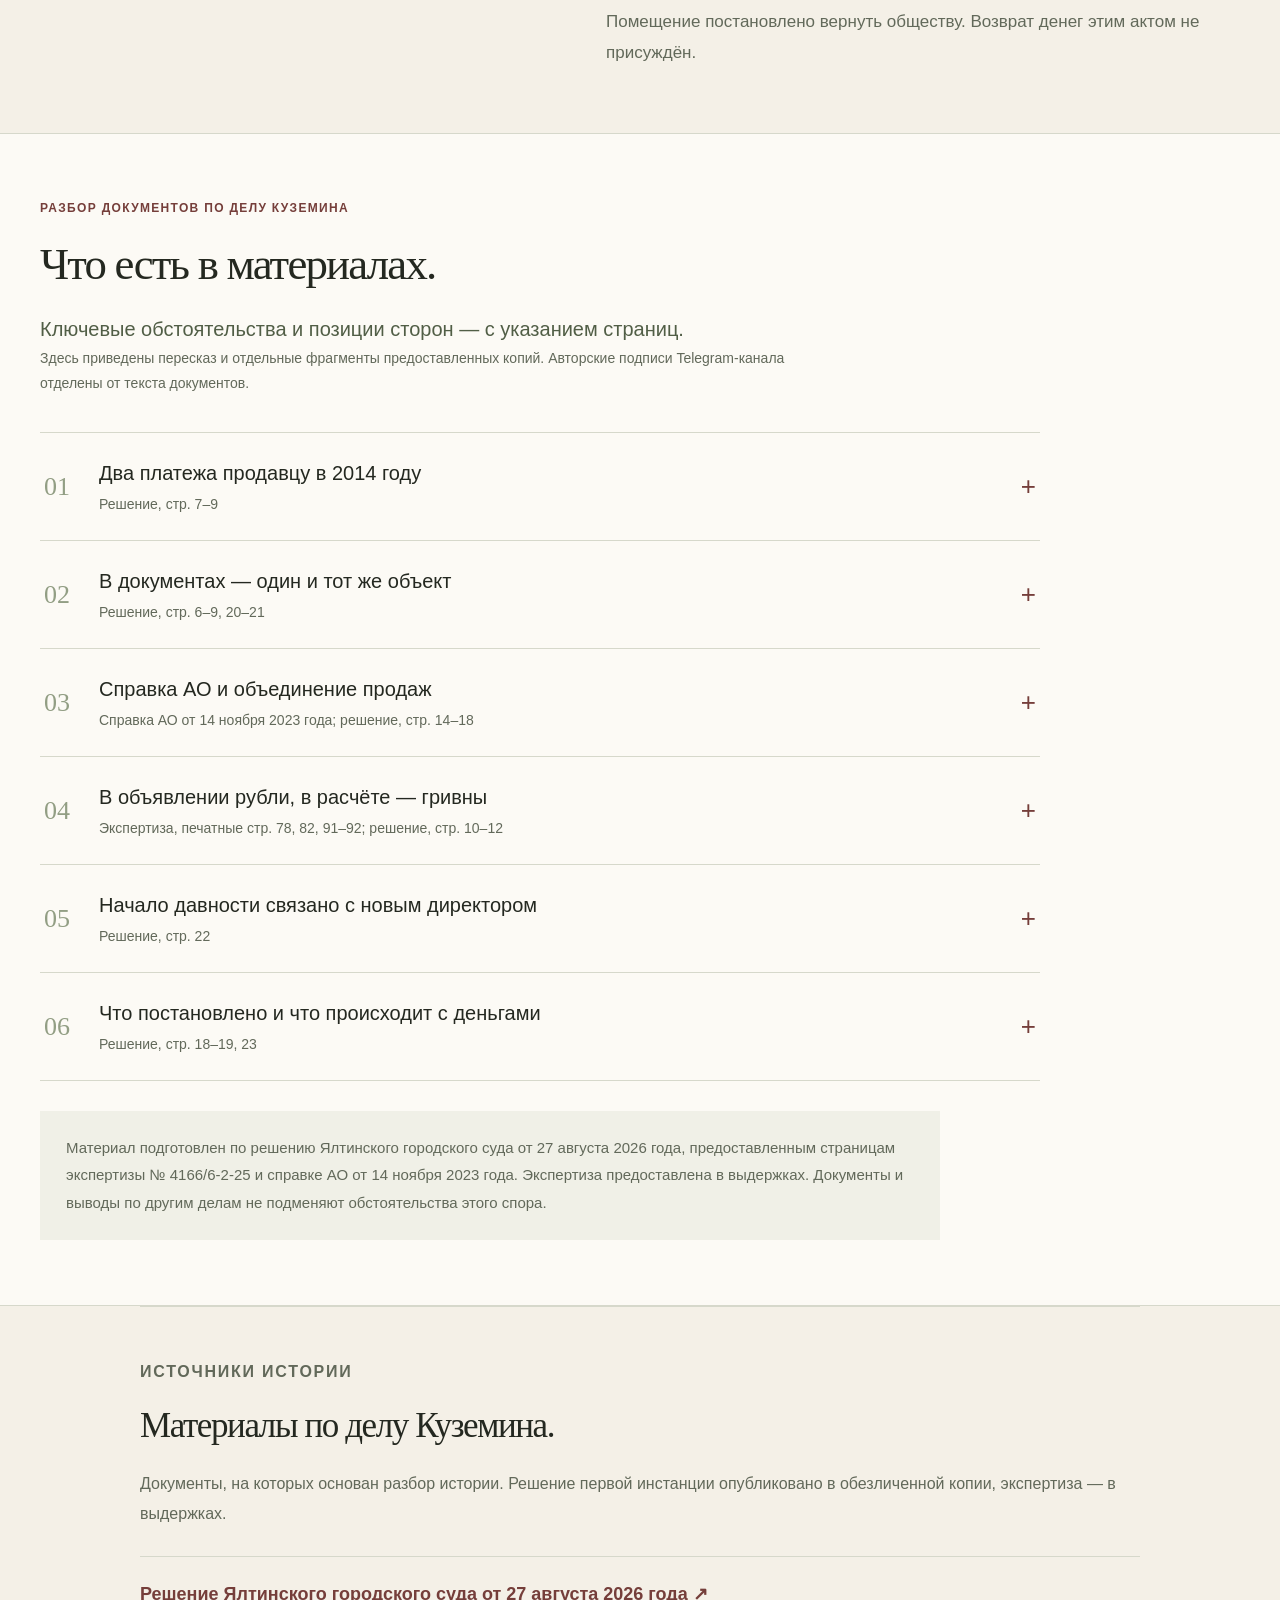
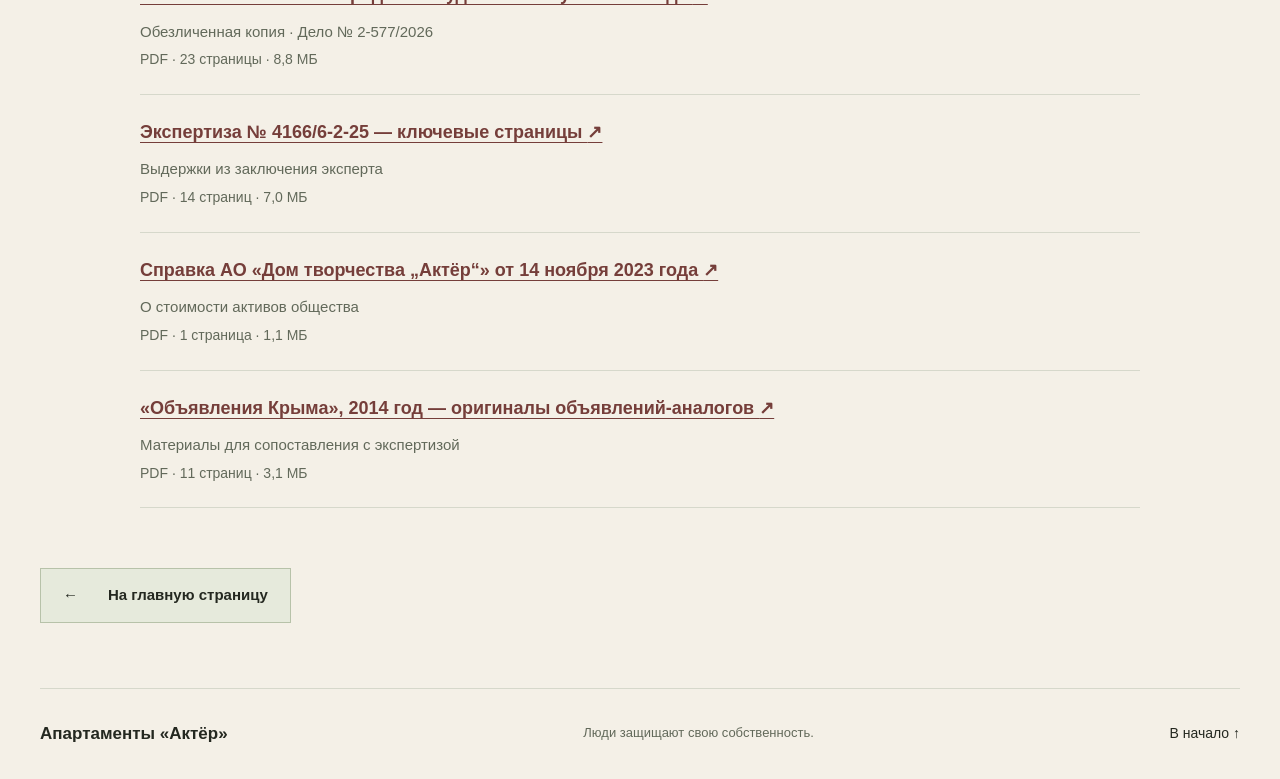
<file: kuzemin.html>
<!doctype html>
<html lang="ru">
<head>

  <meta charset="utf-8"><meta name="viewport" content="width=device-width, initial-scale=1">
  <meta name="referrer" content="no-referrer">
  <meta name="description" content="Сергей Куземин заплатил во время строительства. История покупки, документы, выводы суда и даты по делу № 2-577/2026.">
  <meta http-equiv="Content-Security-Policy" content="default-src 'self'; script-src 'self' https://www.googletagmanager.com; style-src 'self'; img-src 'self' data: https://www.googletagmanager.com https://*.google-analytics.com; font-src 'self'; connect-src 'self' https://www.googletagmanager.com https://*.google-analytics.com https://*.google.com; object-src 'none'; base-uri 'none'; form-action 'none'">
  <meta name="theme-color" content="#f4f0e7"><title>Сергей Куземин · История, документы и даты</title>
  <link rel="icon" href="assets/mark.svg" type="image/svg+xml"><link rel="stylesheet" href="styles-1-cc34e642.css"><link rel="stylesheet" href="styles-2-75f578c2.css"><link rel="stylesheet" href="styles-3-873c0538.css"><link rel="stylesheet" href="styles-4-cb799677.css">
  <script src="documents.js?v=20261104-approved" defer></script>
<link rel="stylesheet" href="kuzemin-story.css?v=20261106-sources">
<script src="kuzemin-story.js?v=20261104-approved" defer></script>
  <script src="analytics.js?v=20261112-ga4" defer></script>
</head><body class="owner-story-page"><a class="skip-link" href="#main">Перейти к содержанию</a><header class="site-header"><a class="brand" href="index.html#top"><span class="brand-mark" aria-hidden="true">А</span><span>Апартаменты «Актёр»<small>Истории покупателей · Ялта</small></span></a><nav aria-label="Разделы истории"><a href="#story">История</a><a href="#timeline">Даты</a><a href="#evidence">Разбор документов</a></nav></header><main id="main">
<section class="wrap case-intro" id="top" aria-labelledby="case-title"><div>
<a class="text-link materials-back" href="index.html#top">← На главную страницу</a>
<p class="eyebrow">Сергей Куземин · История собственника</p>
<h1 id="case-title">Сергей Куземин: оплатил в 2014-м, оформил в 2023-м</h1>
<p class="hero-lead">Внёс деньги в 2014-м. Получил ключи в 2016-м. Оформил собственность в 2023-м. А в 2026 году суд постановил вернуть помещение продавцу.</p>
<p class="case-date">В основе этого разбора — решение первой инстанции от 27 августа 2026 года.</p><a class="button primary" href="#story">Прочитать историю <span aria-hidden="true">↓</span></a>
</div><figure class="hero-photo"><picture><source type="image/avif" srcset="assets/chayka-second-view-light.avif"><img src="assets/chayka-second-view-light.jpg" alt="Корпус «Чайка» в Ялте среди деревьев" width="800" height="533"></picture><figcaption>Корпус «Чайка» · Ялта<br>Фотография предоставлена собственниками.</figcaption></figure></section>
<section class="case-summary-band" aria-label="Главные обстоятельства"><div class="wrap case-summary-grid">
<div><strong>10,245 млн ₽</strong><p>Два платежа продавцу в 2014 году</p></div>
<div><strong>Полная оплата</strong><p>Письменно подтверждена продавцом в основном договоре</p></div>
<div><strong>Решение 2026 года</strong><p>Помещение постановлено вернуть АО; возврат денег этим актом не присуждён</p></div>
</div></section>
<article class="wrap case-reading kuzemin-story" id="story" aria-labelledby="story-title">
<p class="eyebrow">История покупки</p>
<h2 id="story-title">Как проходила покупка</h2>
<p class="lead">Сергей — военный пенсионер. Он рассказывает, что после получения ключей сделал ремонт и жил в апартаменте.</p>
<p class="story-origin">История подготовлена по публикациям канала <a href="https://t.me/delo_aktera/15" target="_blank" rel="noopener noreferrer">«Отнять и не вернуть: „дело Актёра“» ↗</a> и предоставленным документам по делу.</p>

<div class="story-chapter" id="purchase-2014"><p class="chapter-kicker">2014 · Деньги за строящийся объект</p>
<h3>Оплатил покупку задолго до оформления права</h3>
<p>Военный пенсионер Сергей Куземин выбрал апартамент в корпусе «Чайка» в Ялте. 17 апреля 2014 года он заключил предварительный договор с компанией, которая строила и продавала недвижимость.</p>
<p>13 мая Сергей перечислил продавцу <strong>8 млн рублей</strong>, а 2 июня — ещё <strong>2 245 108,61 рубля</strong>. Всего — <strong>10 245 108,61 рубля</strong>. Оба платежа направлены самому обществу. Они и банковская выписка приведены в решении суда.</p>
<p>Сергей платил за будущую недвижимость, пока комплекс ещё строился. В предварительном договоре было предусмотрено: внесённая сумма станет авансом по основному договору.</p>
<figure class="story-document telegram-graphic"><a href="assets/kuzemin/tg-payments.jpg" target="_blank" rel="noopener" aria-label="Увеличить: Оба платежа приведены в решении суда. Публикация канала по стр. 8."><img src="assets/kuzemin/tg-payments.jpg" alt="Оба платежа приведены в решении суда. Публикация канала по стр. 8." loading="lazy" width="1200" height="319"></a><figcaption>Оба платежа приведены в решении суда. Публикация канала по стр. 8.<span>Источник: Telegram-канал «Дело Актёра». Подписи и выделения автора сохранены. Нажмите, чтобы увеличить.</span></figcaption></figure>
</div>

<div class="story-chapter" id="purchase-2023"><p class="chapter-kicker">2016–2023 · Ключи, ремонт, собственность</p>
<h3>Продавец письменно подтвердил: оплачено полностью</h3>
<p>6 мая 2016 года Сергей получил ключи. В канале рассказывается, что он сделал ремонт и жил в приобретённом апартаменте. Оформления собственности пришлось ждать ещё несколько лет.</p>
<p>14 ноября 2023 года стороны подписали основной договор. Продавец подтвердил в нём полную оплату и окончательную цену. 21 ноября право собственности Сергея зарегистрировали.</p>
<figure class="story-document "><a href="assets/kuzemin/paid-in-full.png" target="_blank" rel="noopener" aria-label="Увеличить: Продавец подтвердил полную оплату. Решение суда, стр. 9."><img src="assets/kuzemin/paid-in-full.png" alt="Продавец подтвердил полную оплату. Решение суда, стр. 9." loading="lazy" width="1195" height="245"></a><figcaption>Продавец подтвердил полную оплату. Решение суда, стр. 9.<span>Фрагмент решения суда. Нажмите, чтобы увеличить.</span></figcaption></figure>
</div>

<div class="story-chapter" id="new-management"><p class="chapter-kicker">2024 · После смены руководства</p>
<h3>Покупатель оказался участником корпоративного спора</h3>
<p>В октябре 2024 года у АО «Дом творчества „Актёр“» сменилось руководство. 31 октября общество подало иск. Теперь продавец требовал оспорить собственную продажу и вернуть помещение.</p>
<p>Среди оснований — цена сделки и отсутствие корпоративного одобрения. Для Сергея это означало, что спустя годы после оплаты и передачи ключей ему пришлось заново защищать приобретённую недвижимость.</p>
</div>

<div class="story-outcome"><p class="chapter-kicker">Цена этого спора</p><h3>Вернуть недвижимость продавцу.<br>Возврат денег не присуждён.</h3>
<p>27 августа 2026 года Ялтинский городской суд признал основной договор недействительным и постановил вернуть помещение АО «Дом творчества „Актёр“». Одновременный возврат денег Сергею этим решением не присуждён.</p>
<p><a href="https://t.me/delo_aktera/49" target="_blank" rel="noopener noreferrer">Главный вопрос собственника ↗</a> прост: почему компания, которая сама продала недвижимость и получила оплату, добивается её возврата, а покупатель остаётся без присуждённого возврата уплаченного?</p>
<figure class="story-document telegram-graphic"><a href="assets/kuzemin/tg-ruling.jpg" target="_blank" rel="noopener" aria-label="Увеличить: Резолютивная часть решения: помещение постановлено вернуть АО. Стр. 23."><img src="assets/kuzemin/tg-ruling.jpg" alt="Резолютивная часть решения: помещение постановлено вернуть АО. Стр. 23." loading="lazy" width="1200" height="550"></a><figcaption>Резолютивная часть решения: помещение постановлено вернуть АО. Стр. 23.<span>Источник: Telegram-канал «Дело Актёра». Подписи и выделения автора сохранены. Нажмите, чтобы увеличить.</span></figcaption></figure><details class="supporting-documents"><summary>Правило о возврате имущества, которое приводит суд <span aria-hidden="true">+</span></summary><div class="detail-body"><figure class="story-document telegram-graphic"><a href="assets/kuzemin/tg-return-rule.jpg" target="_blank" rel="noopener" aria-label="Увеличить: Фрагмент мотивировки решения о договорном споре и возврате имущества. Стр. 18."><img src="assets/kuzemin/tg-return-rule.jpg" alt="Фрагмент мотивировки решения о договорном споре и возврате имущества. Стр. 18." loading="lazy" width="1200" height="492"></a><figcaption>Фрагмент мотивировки решения о договорном споре и возврате имущества. Стр. 18.<span>Источник: Telegram-канал «Дело Актёра». Подписи и выделения автора сохранены. Нажмите, чтобы увеличить.</span></figcaption></figure></div></details><p>За спором о цене и одобрении сделки — годы ожидания, ремонт и жизнь человека. Сергей просит защитить результат своей покупки. Для собственников это также вопрос доверия к зарегистрированному праву и частной собственности.</p></div>

<div class="story-chapter" id="contracts-story"><p class="chapter-kicker">Одна покупка · Два договора</p>
<h3>Почему суд не связал авансы с основным договором</h3>
<p>В деле было представлено заключение специалиста: предварительный договор, дополнительное соглашение, акт передачи ключей и основной договор касаются одного объекта. Суд не придал этому юридического значения, сославшись на прекращение предварительного договора.</p>
<p>Сергей возражает против такого разделения покупки. Он перечислял деньги за конкретный апартамент, получил к нему ключи, а затем подписал основной договор с подтверждением оплаты. Для покупателя это последовательные этапы приобретения своей недвижимости.</p>
</div>

<div class="story-chapter" id="corporate-story"><p class="chapter-kicker">Довод о крупной сделке</p>
<h3>Почему покупатель должен отвечать за решения акционеров?</h3>
<p>В день подписания основного договора само АО выдало справку: стоимость активов — <strong>705,263 млн рублей</strong>; сделки дешевле <strong>176,315 млн рублей</strong> к крупным не относятся. Цена одной покупки Сергея была многократно ниже указанного порога.</p>
<figure class="story-document telegram-graphic"><a href="assets/kuzemin/tg-certificate.jpg" target="_blank" rel="noopener" aria-label="Увеличить: Справка АО о стоимости активов от 14 ноября 2023 года."><img src="assets/kuzemin/tg-certificate.jpg" alt="Справка АО о стоимости активов от 14 ноября 2023 года." loading="lazy" width="1200" height="1125"></a><figcaption>Справка АО о стоимости активов от 14 ноября 2023 года.<span>Источник: Telegram-канал «Дело Актёра». Подписи и выделения автора сохранены. Нажмите, чтобы увеличить.</span></figcaption></figure>
<p>Суд объединил несколько продаж в совокупность взаимосвязанных сделок. Их общую стоимость определил по кадастровой оценке — <strong>412,87 млн рублей</strong> — и сделал вывод о необходимости одобрения общим собранием акционеров.</p>
<p>Справка говорит о стоимости отдельной сделки, а суд оценил продажи в совокупности. Поэтому спор касается не только чисел, но и оснований такого объединения.</p><p>Сергей оспаривает объединение самостоятельных покупок, способ расчёта и выбор отчётного периода. <a href="https://t.me/delo_aktera/39" target="_blank" rel="noopener noreferrer">Позиция Сергея о расчёте крупной сделки ↗</a>. Собственники считают несправедливым, что последствия внутренних решений общества перекладываются на людей, которые платили самому продавцу.</p><details class="supporting-documents"><summary>Правила и расчёт крупной сделки — материалы канала <span aria-hidden="true">+</span></summary><div class="detail-body"><p>Канал сопоставляет три части решения: какую стоимость предписано сравнивать, на какую дату брать активы и какие значения использованы в расчёте суда.</p><p>На изображении показан количественный порог. В приведённом судом правиле учитывается также выход сделки за пределы обычной хозяйственной деятельности; суд счёл этот критерий выполненным, собственник оспаривает такой вывод.</p><figure class="story-document telegram-graphic"><a href="assets/kuzemin/tg-transaction-value-rule.jpg" target="_blank" rel="noopener" aria-label="Увеличить: Какую стоимость сравнивать. Фрагменты решения, стр. 14."><img src="assets/kuzemin/tg-transaction-value-rule.jpg" alt="Какую стоимость сравнивать. Фрагменты решения, стр. 14." loading="lazy" width="1200" height="569"></a><figcaption>Какую стоимость сравнивать. Фрагменты решения, стр. 14.<span>Источник: Telegram-канал «Дело Актёра». Подписи и выделения автора сохранены. Нажмите, чтобы увеличить.</span></figcaption></figure><figure class="story-document telegram-graphic"><a href="assets/kuzemin/tg-balance-date-rule.jpg" target="_blank" rel="noopener" aria-label="Увеличить: Дата баланса перед первой из взаимосвязанных сделок. Решение, стр. 15–16."><img src="assets/kuzemin/tg-balance-date-rule.jpg" alt="Дата баланса перед первой из взаимосвязанных сделок. Решение, стр. 15–16." loading="lazy" width="1200" height="402"></a><figcaption>Дата баланса перед первой из взаимосвязанных сделок. Решение, стр. 15–16.<span>Источник: Telegram-канал «Дело Актёра». Подписи и выделения автора сохранены. Нажмите, чтобы увеличить.</span></figcaption></figure><p class="document-context">В решении приведён совокупный расчёт стоимости продаж. Фамилии в предоставленной копии скрыты, поэтому проверить, включён ли Куземин в перечень, по ней нельзя.</p></div></details>
</div>

<div class="story-chapter" id="valuation-story"><p class="chapter-kicker">Довод о цене</p>
<h3>Рубли в объявлении.<br>Гривны в расчёте.</h3>
<p>Суд принял экспертизу, оценившую объект на дату предварительного договора примерно в 20 млн рублей. Сергей оспаривает её исходные данные. В канале <a href="https://t.me/delo_aktera/28" target="_blank" rel="noopener noreferrer">показано расхождение валюты ↗</a>, которое видно и в предоставленных страницах заключения.</p>
<p>На 14 ноября 2023 года экспертиза отдельно оценила апартамент в 35 398 325 рублей; цена основного договора в предоставленных копиях — около 9,85 млн рублей. Ниже разобрано расхождение валюты в исходных данных оценки на 2014 год. Оно само по себе не устанавливает ошибочность отдельного расчёта на 2023 год.</p><p>На печатной странице 78 объявление содержит цену <strong>4,2 млн рублей</strong>. На странице 82 тот же по описанию объект указан уже за <strong>4,2 млн гривен</strong>. После пересчёта в расчёт попало <strong>13 386 870 рублей</strong>.</p>
<p>В канале приведено сопоставление и по второму объявлению: 4,9 млн рублей в газетной подборке, 4,9 млн гривен в экспертизе и 15 618 015 рублей после пересчёта.</p><div class="evidence-compare" id="valuation-images">
<figure class="story-document telegram-graphic"><a href="assets/kuzemin/tg-analogue-2.jpg" target="_blank" rel="noopener" aria-label="Увеличить: Аналог № 2: 4,2 млн рублей в объявлении; 4,2 млн гривен в расчёте."><img src="assets/kuzemin/tg-analogue-2.jpg" alt="Аналог № 2: 4,2 млн рублей в объявлении; 4,2 млн гривен в расчёте." loading="lazy" width="839" height="1280"></a><figcaption>Аналог № 2: 4,2 млн рублей в объявлении; 4,2 млн гривен в расчёте.<span>Источник: Telegram-канал «Дело Актёра». Подписи и выделения автора сохранены. Нажмите, чтобы увеличить.</span></figcaption></figure>
<figure class="story-document telegram-graphic"><a href="assets/kuzemin/tg-analogue-1.jpg" target="_blank" rel="noopener" aria-label="Увеличить: Аналог № 1: 4,9 млн рублей в объявлении; 4,9 млн гривен в расчёте."><img src="assets/kuzemin/tg-analogue-1.jpg" alt="Аналог № 1: 4,9 млн рублей в объявлении; 4,9 млн гривен в расчёте." loading="lazy" width="1200" height="1051"></a><figcaption>Аналог № 1: 4,9 млн рублей в объявлении; 4,9 млн гривен в расчёте.<span>Источник: Telegram-канал «Дело Актёра». Подписи и выделения автора сохранены. Нажмите, чтобы увеличить.</span></figcaption></figure>
</div>
<div class="currency-reading" aria-label="Сопоставление исходных данных экспертизы"><div><span>Объявление · стр. 78</span><strong>4,2 млн ₽</strong></div><span class="currency-arrow" aria-hidden="true">→</span><div><span>Расчёт · стр. 82</span><strong>4,2 млн ₴</strong><small>После пересчёта: 13,39 млн ₽</small></div></div>
<p>Исходная цена этого аналога после такого пересчёта стала примерно в 3,19 раза выше. Это не означает, что итоговая оценка всего апартамента автоматически завышена во столько же: в ней использованы несколько объектов и корректировки. Но расхождение требует проверки.</p>
<p>Суд отклонил возражения защиты и признал экспертизу достоверной. Сергей с этим не согласен.</p><details class="supporting-documents"><summary>Ещё один фрагмент экспертизы из канала <span aria-hidden="true">+</span></summary><div class="detail-body"><figure class="story-document telegram-graphic"><a href="assets/kuzemin/tg-expert-wording.jpg" target="_blank" rel="noopener" aria-label="Увеличить: Обзорная часть экспертизы, печатная стр. 38."><img src="assets/kuzemin/tg-expert-wording.jpg" alt="Обзорная часть экспертизы, печатная стр. 38." loading="lazy" width="1200" height="400"></a><figcaption>Обзорная часть экспертизы, печатная стр. 38.<span>Источник: Telegram-канал «Дело Актёра». Подписи и выделения автора сохранены. Нажмите, чтобы увеличить.</span><span>Канал отдельно обращает внимание на формулировку в обзоре. Само её наличие не устанавливает правильность или ошибочность денежного расчёта.</span></figcaption></figure></div></details>
</div>

<details class="channel-account"><summary>О чём ещё Сергей рассказывает в канале <span aria-hidden="true">+</span></summary><div class="detail-body">
<h4>Заседание после ухудшения самочувствия</h4><p>В самом решении описан перерыв из-за ухудшения состояния здоровья Сергея и необходимости неотложной медицинской помощи. Далее суд указал, что доказательства болезни к просьбе об отложении не приложены, и продолжил рассмотрение.</p><figure class="story-document telegram-graphic"><a href="assets/kuzemin/tg-hearing-health.jpg" target="_blank" rel="noopener" aria-label="Увеличить: Ухудшение самочувствия и отказ в отложении. Решение, стр. 3."><img src="assets/kuzemin/tg-hearing-health.jpg" alt="Ухудшение самочувствия и отказ в отложении. Решение, стр. 3." loading="lazy" width="1200" height="366"></a><figcaption>Ухудшение самочувствия и отказ в отложении. Решение, стр. 3.<span>Источник: Telegram-канал «Дело Актёра». Подписи и выделения автора сохранены. Нажмите, чтобы увеличить.</span></figcaption></figure><p>Сергей указывает, что от продолжения заседания 27 августа до оглашения решения прошло 26 минут. <a href="https://t.me/delo_aktera/43" target="_blank" rel="noopener noreferrer">Позиция Сергея о ходе заседания ↗</a>. Время приведено по каналу; протокола и аудиозаписи в полученном архиве нет.</p><h4>Несогласованные описания в решении</h4>
<p><a href="https://t.me/delo_aktera/48" target="_blank" rel="noopener noreferrer">Позиция Сергея о расхождении в решении ↗</a></p><p class="document-context">В абзаце покупателем назван Куземин, действовавший через представительницу по доверенности. Слово «купила» не доказывает, что речь о другой покупательнице. В описаниях объекта расходятся этажи — третий и шестой; причина расхождения не установлена.</p></div></details>

<p class="case-date">Публикации канала от 29–30 октября и 2 ноября 2026 года; предоставленные документы по делу № 2-577/2026. Изображения — материалы канала с сохранением подписей автора; фрагмент о полной оплате — из решения суда. Здесь изложено решение первой инстанции, без утверждения о его исполнении.</p>
<div class="story-followup"><a class="text-link" href="#timeline">Дело в датах ↓</a><a class="button case-materials-link" href="#evidence">Разбор документов и ссылки на страницы ↓</a></div>
</article>

<section class="wrap section timeline-section" id="timeline" aria-labelledby="timeline-title"><div class="section-head"><p class="eyebrow">Дело Куземина в датах</p><h2 id="timeline-title">Ключевые даты покупки и суда</h2></div><ol class="timeline"><li><time datetime="2014-04-17">17 апреля 2014</time><h3>Предварительный договор</h3><p>Сергей заключил договор № 13G на приобретение будущего апартамента.</p></li><li><time datetime="2014-06-02">Май — июнь 2014</time><h3>Два платежа — более 10,2 млн рублей</h3><p>Платежи продавцу описаны в решении суда. В назначении указан предварительный договор.</p></li><li><time datetime="2016-05-06">6 мая 2016</time><h3>Передача ключей</h3><p>Оформлен акт передачи ключей к предварительному договору.</p></li><li><time datetime="2023-11-14">14 ноября 2023</time><h3>Основной договор</h3><p>Продавец подтвердил полную оплату. В тот же день выдана справка АО о стоимости активов.</p></li><li><time datetime="2023-11-21">21 ноября 2023</time><h3>Регистрация собственности</h3><p>Право Сергея Куземина зарегистрировано в ЕГРН.</p></li><li><time datetime="2024-10-31">31 октября 2024</time><h3>Компания подала иск</h3><p>АО «Дом творчества „Актёр“» оспорило продажу.</p></li><li><time datetime="2026-08-27">27 августа 2026</time><h3>Решение первой инстанции</h3><p>Помещение постановлено вернуть обществу. Возврат денег этим актом не присуждён.</p></li></ol></section><section class="evidence-section" id="evidence" aria-labelledby="evidence-title"><div class="wrap"><div class="section-head"><p class="eyebrow">Разбор документов по делу Куземина</p><h2 id="evidence-title">Что есть в материалах.</h2><p class="section-lead">Ключевые обстоятельства и позиции сторон — с указанием страниц.</p><p class="source-note">Здесь приведены пересказ и отдельные фрагменты предоставленных копий. Авторские подписи Telegram-канала отделены от текста документов.</p></div><div class="evidence-list"><details id="fact-payment"><summary><span class="detail-number">01</span><span>Два платежа продавцу в 2014 году<small>Решение, стр. 7–9</small></span><span class="detail-symbol" aria-hidden="true">+</span></summary><div class="detail-body"><p>В решении перечислены платежи от 13 мая 2014 года на 8 000 000 рублей и от 2 июня 2014 года на 2 245 108,61 рубля. В назначении обоих указан предварительный договор № 13G. Общая сумма — 10 245 108,61 рубля. Там же описано подтверждение перечисления банковской выпиской.</p><p>В условиях предварительного договора указано, что внесённые до основного договора деньги считаются авансом по нему. В основном договоре, как он приведён в решении, продавец подтверждает полную оплату.</p></div></details><details id="fact-link"><summary><span class="detail-number">02</span><span>В документах — один и тот же объект<small>Решение, стр. 6–9, 20–21</small></span><span class="detail-symbol" aria-hidden="true">+</span></summary><div class="detail-body"><p>Суд описывает заключение специалиста от 12 мая 2026 года: предварительный договор, дополнительное соглашение, акт передачи ключей и основной договор относятся к одному объекту.</p><p>Суд указал, что это обстоятельство не имеет правового значения, поскольку предварительный договор прекратил действие. Собственник возражает против отделения основного договора от многолетней истории его исполнения.</p></div></details><details id="fact-large-deal"><summary><span class="detail-number">03</span><span>Справка АО и объединение продаж<small>Справка АО от 14 ноября 2023 года; решение, стр. 14–18</small></span><span class="detail-symbol" aria-hidden="true">+</span></summary><div class="detail-body"><p>Справка общества, подписанная директором и главным бухгалтером, называет балансовую стоимость активов 705 263 000 рублей. В ней указано, что сделки дешевле 176 315 000 рублей к крупным не относятся.</p><p>Суд оценил совокупность продаж как взаимосвязанные сделки. В решении приведена их общая кадастровая стоимость — около 412,87 млн рублей — и сделан вывод о необходимости одобрения общего собрания акционеров.</p><p>Позиция собственников: каждую покупку следует оценивать по её обстоятельствам. Объединение продаж и способ расчёта крупной сделки они оспаривают.</p></div></details><details id="fact-currency"><summary><span class="detail-number">04</span><span>В объявлении рубли, в расчёте — гривны<small>Экспертиза, печатные стр. 78, 82, 91–92; решение, стр. 10–12</small></span><span class="detail-symbol" aria-hidden="true">+</span></summary><div class="detail-body"><p>На стр. 78 экспертизы объявление об объекте-аналоге № 2 содержит цену 4,2 млн рублей. На стр. 82 то же по описанию объявление приведено с ценой 4,2 млн гривен. После пересчёта получено 13 386 870 рублей; эта сумма использована в таблице на стр. 91.</p><p>На стр. 92 итоговая оценка исследуемого объекта на дату предварительного договора составляет 20 004 532 рубля. В ней участвуют четыре аналога и несколько корректировок. Расхождение валюты двух исходных цен не означает, что итоговую стоимость всего объекта можно просто разделить на курс гривны.</p><p>Суд признал экспертизу достоверной и отклонил возражения, аналитическую справку и рецензию. Собственник оспаривает исходные данные и результат оценки.</p><p><a href="#valuation-story">Оценки на 2014 и 2023 годы →</a></p></div></details><details id="fact-limitation"><summary><span class="detail-number">05</span><span>Начало давности связано с новым директором<small>Решение, стр. 22</small></span><span class="detail-symbol" aria-hidden="true">+</span></summary><div class="detail-body"><p>В решении указано, что о нарушении прав АО стало известно не ранее вступления нового директора в должность 1 октября 2024 года. Иск подан 31 октября 2024 года.</p><p>Суд отметил отсутствие доказательств более ранней осведомлённости общества и отклонил заявление о давности. Собственники возражают против такого переноса начала отсчёта.</p></div></details><details id="fact-ruling"><summary><span class="detail-number">06</span><span>Что постановлено и что происходит с деньгами<small>Решение, стр. 18–19, 23</small></span><span class="detail-symbol" aria-hidden="true">+</span></summary><div class="detail-body"><p>Суд признал недействительным договор купли-продажи от 14 ноября 2023 года и постановил истребовать помещение в собственность АО «Дом творчества „Актёр“».</p><p>Возврат уплаченных покупателем денег этим решением не присуждён. Это описание содержания данного судебного акта, а не утверждение, что возможность требовать деньги утрачена навсегда.</p></div></details></div><p class="document-note">Материал подготовлен по решению Ялтинского городского суда от 27 августа 2026 года, предоставленным страницам экспертизы № 4166/6-2-25 и справке АО от 14 ноября 2023 года. Экспертиза предоставлена в выдержках. Документы и выводы по другим делам не подменяют обстоятельства этого спора.</p></div></section><section class="wrap owner-sources" id="sources" aria-labelledby="sources-title"><p class="eyebrow">Источники истории</p><h2 id="sources-title">Материалы по делу Куземина.</h2><p>Документы, на которых основан разбор истории. Решение первой инстанции опубликовано в обезличенной копии, экспертиза — в выдержках.</p><ul class="source-documents"><li><a href="downloads/kuzemin/judgment-2026-08-27-redacted.pdf" target="_blank" rel="noopener noreferrer">Решение Ялтинского городского суда от 27 августа 2026 года <span aria-hidden="true">↗</span></a><p>Обезличенная копия · Дело № 2-577/2026<span class="source-document-meta">PDF · 23 страницы · 8,8 МБ</span></p></li><li><a href="downloads/kuzemin/expert-report-4166-6-2-25-excerpts.pdf" target="_blank" rel="noopener noreferrer">Экспертиза № 4166/6-2-25 — ключевые страницы <span aria-hidden="true">↗</span></a><p>Выдержки из заключения эксперта<span class="source-document-meta">PDF · 14 страниц · 7,0 МБ</span></p></li><li><a href="downloads/kuzemin/company-certificate-2023-11-14.pdf" target="_blank" rel="noopener noreferrer">Справка АО «Дом творчества „Актёр“» от 14 ноября 2023 года <span aria-hidden="true">↗</span></a><p>О стоимости активов общества<span class="source-document-meta">PDF · 1 страница · 1,1 МБ</span></p></li><li><a href="downloads/kuzemin/crimea-adverts-2014-comparables.pdf" target="_blank" rel="noopener noreferrer">«Объявления Крыма», 2014 год — оригиналы объявлений-аналогов <span aria-hidden="true">↗</span></a><p>Материалы для сопоставления с экспертизой<span class="source-document-meta">PDF · 11 страниц · 3,1 МБ</span></p></li></ul></section><div class="wrap materials-return"><a class="button case-materials-link" href="index.html#top"><span aria-hidden="true">←</span> На главную страницу</a></div></main><footer class="wrap site-footer"><a href="index.html#top">Апартаменты «Актёр»</a><p>Люди защищают свою собственность.</p><a href="#top">В начало ↑</a></footer><dialog id="document-dialog" class="document-lightbox" aria-labelledby="document-dialog-title"><div class="dialog-bar"><h2 id="document-dialog-title">Фрагмент документа</h2><button type="button">Закрыть ×</button></div><img alt=""></dialog></body></html>
</file>
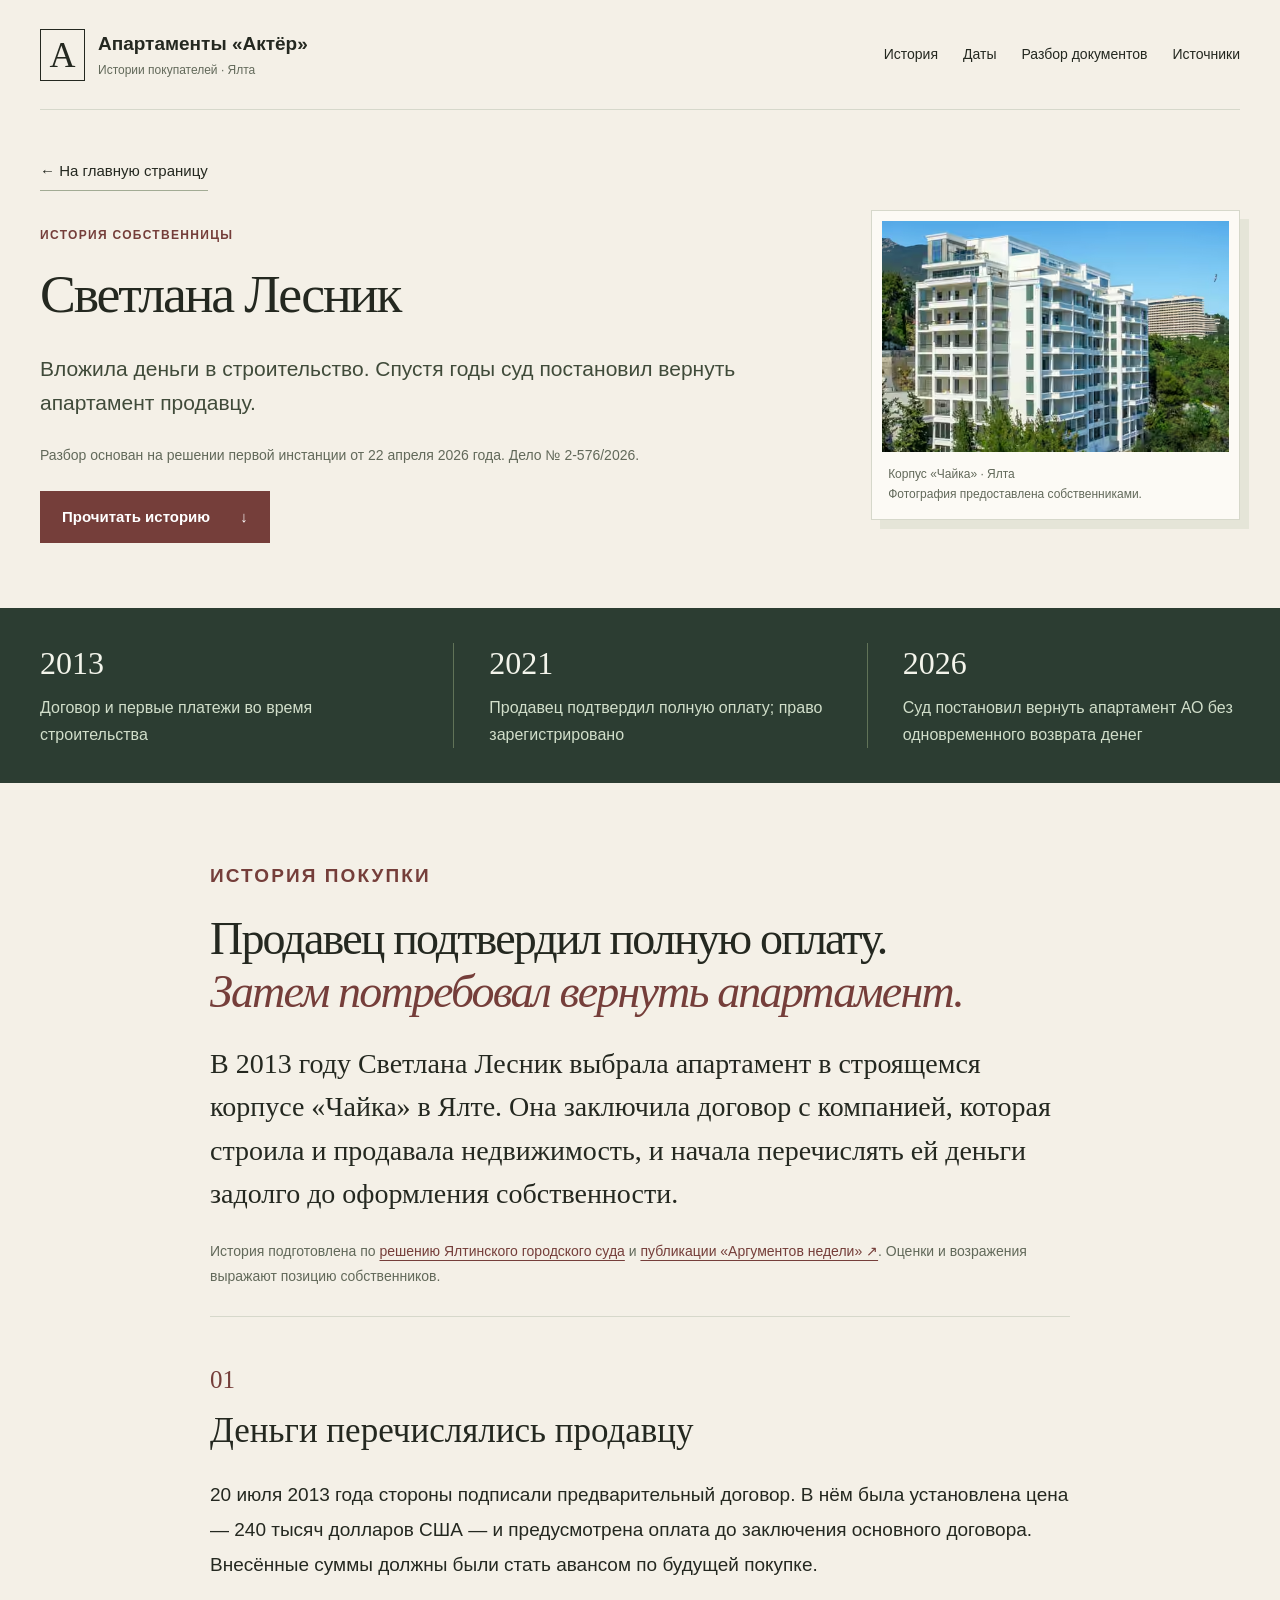
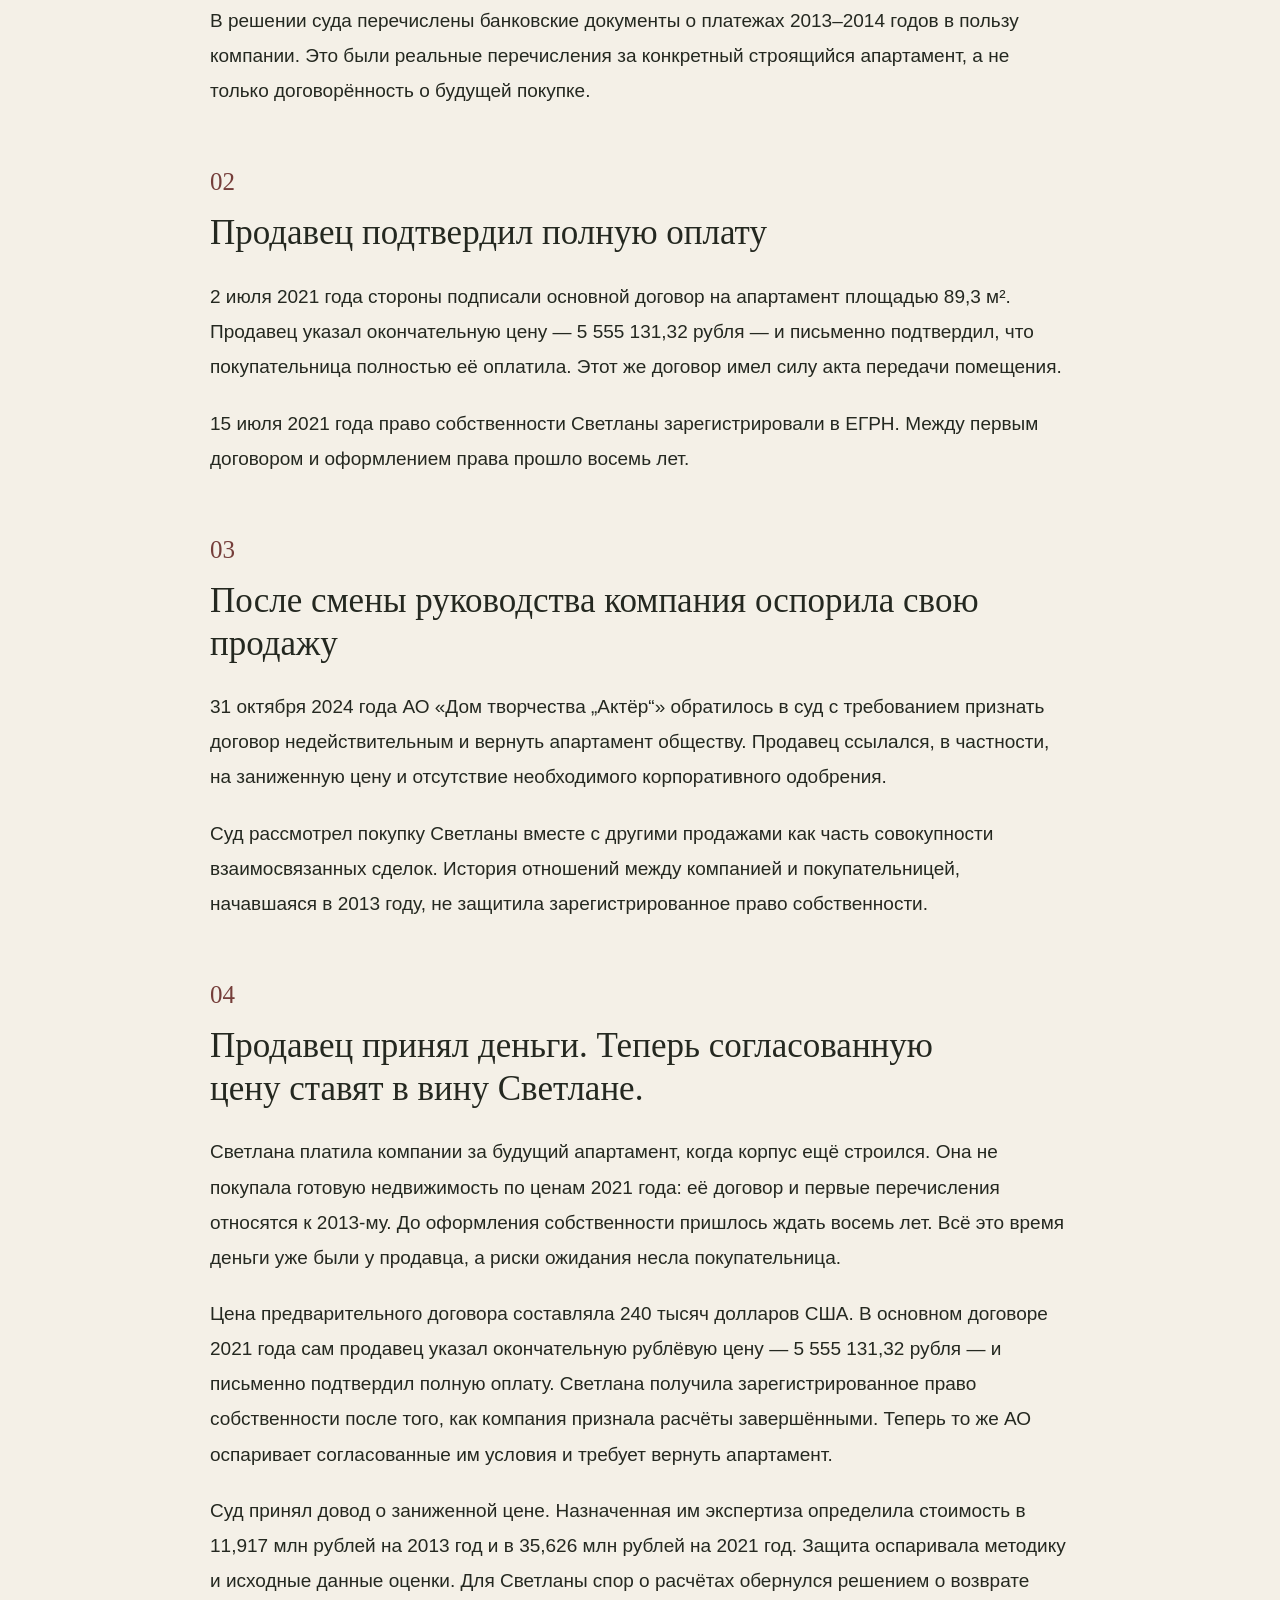
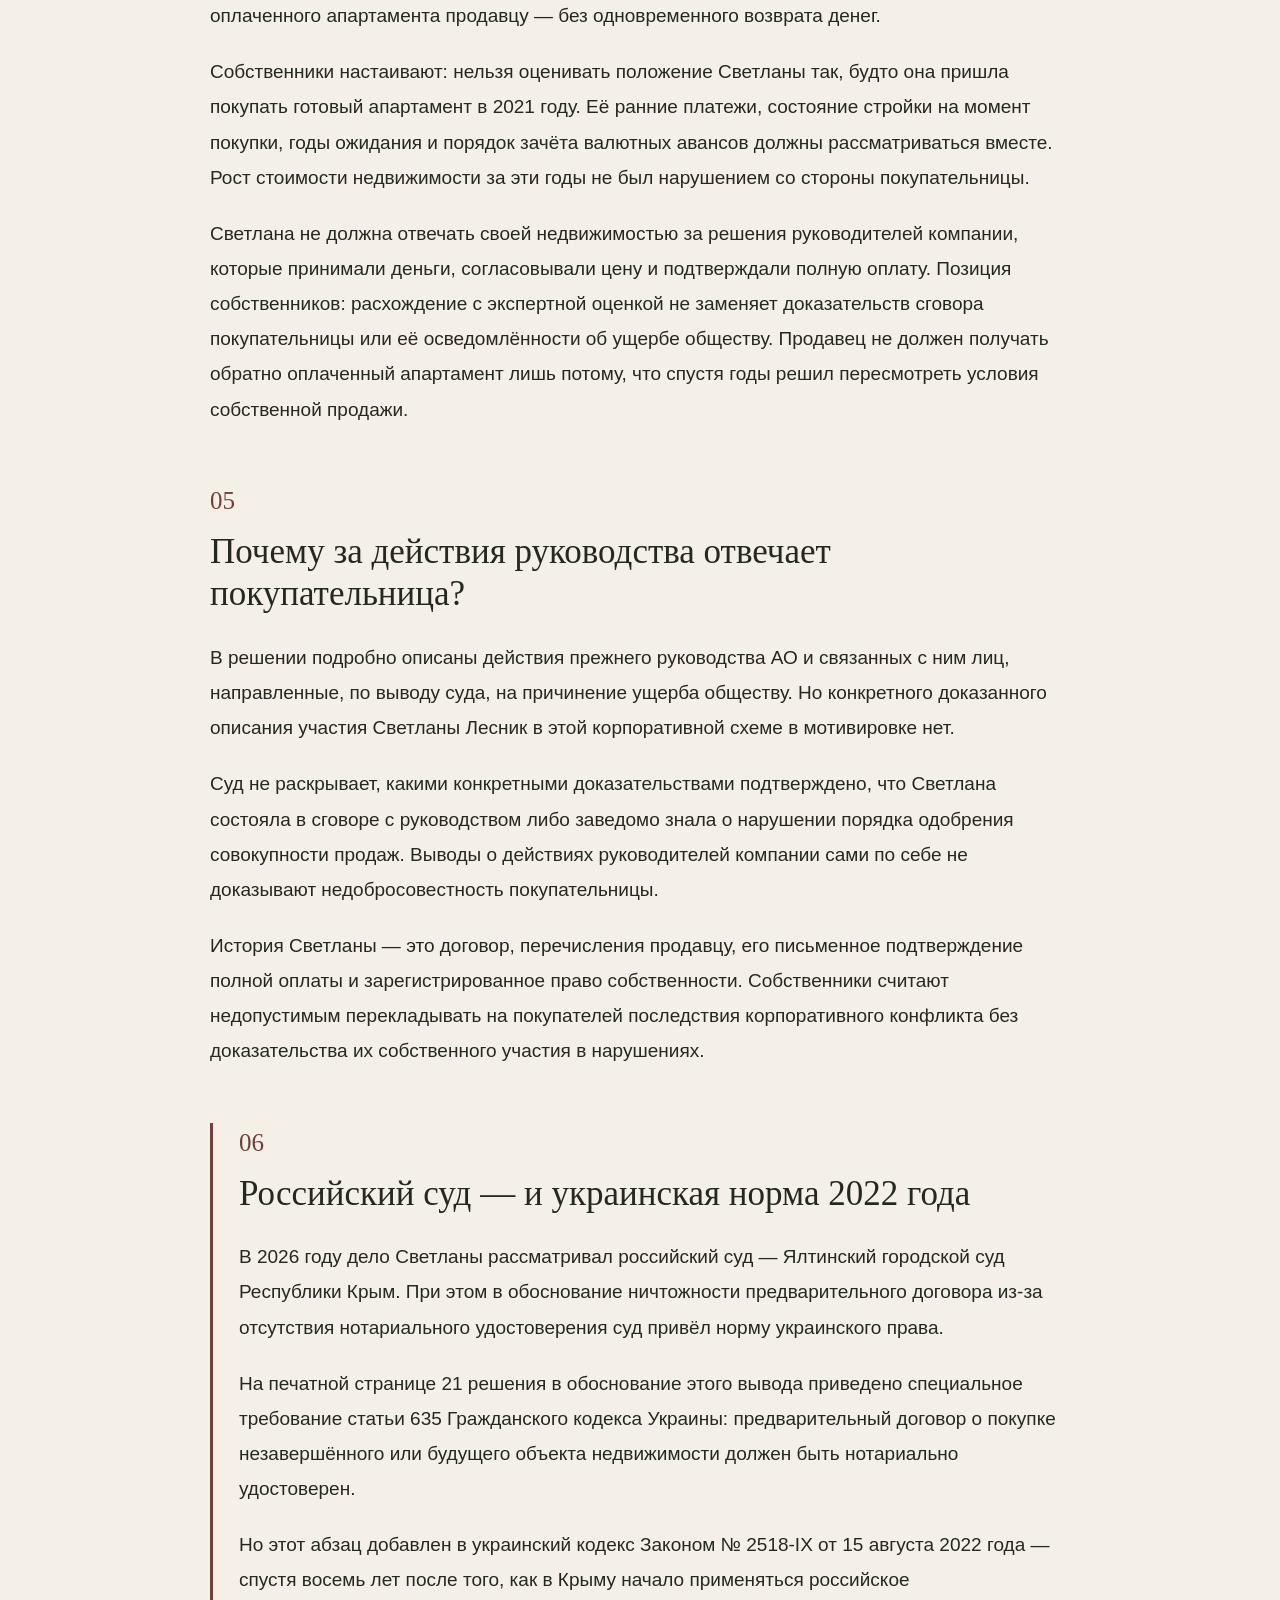
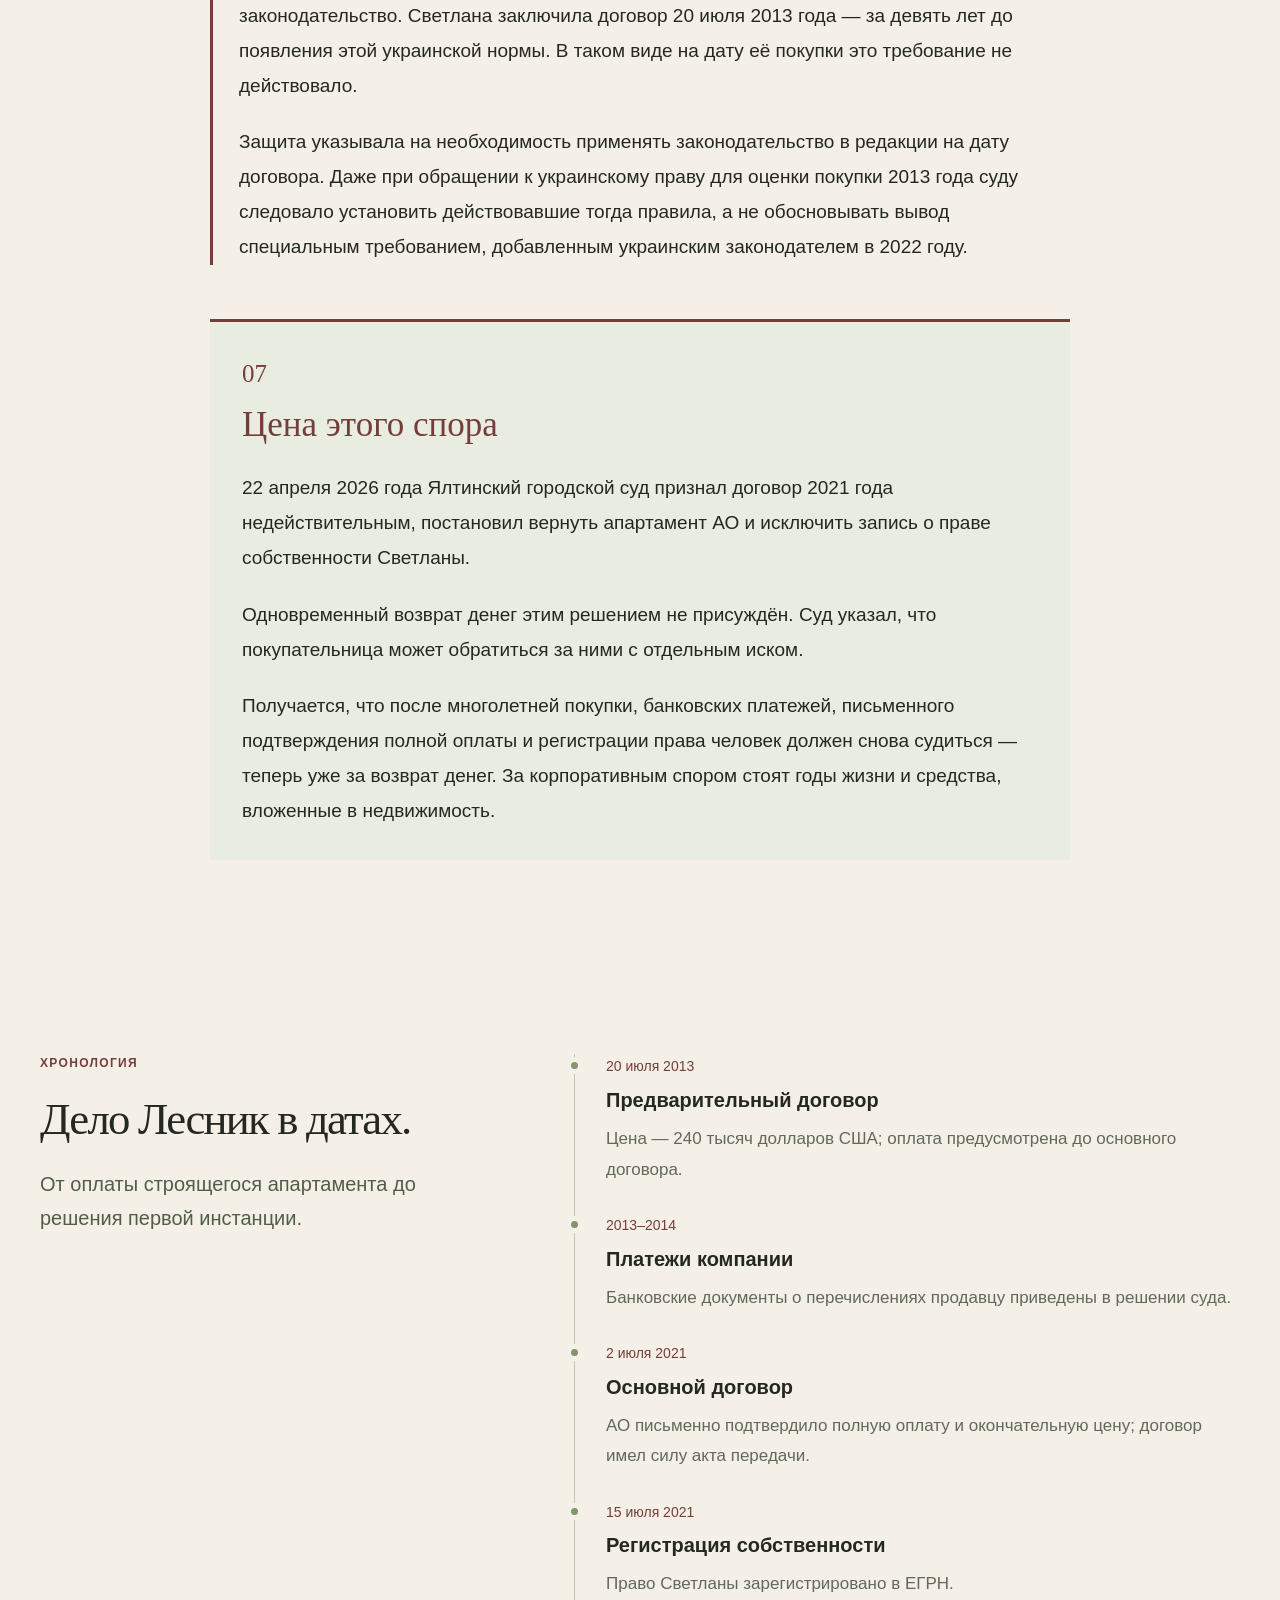
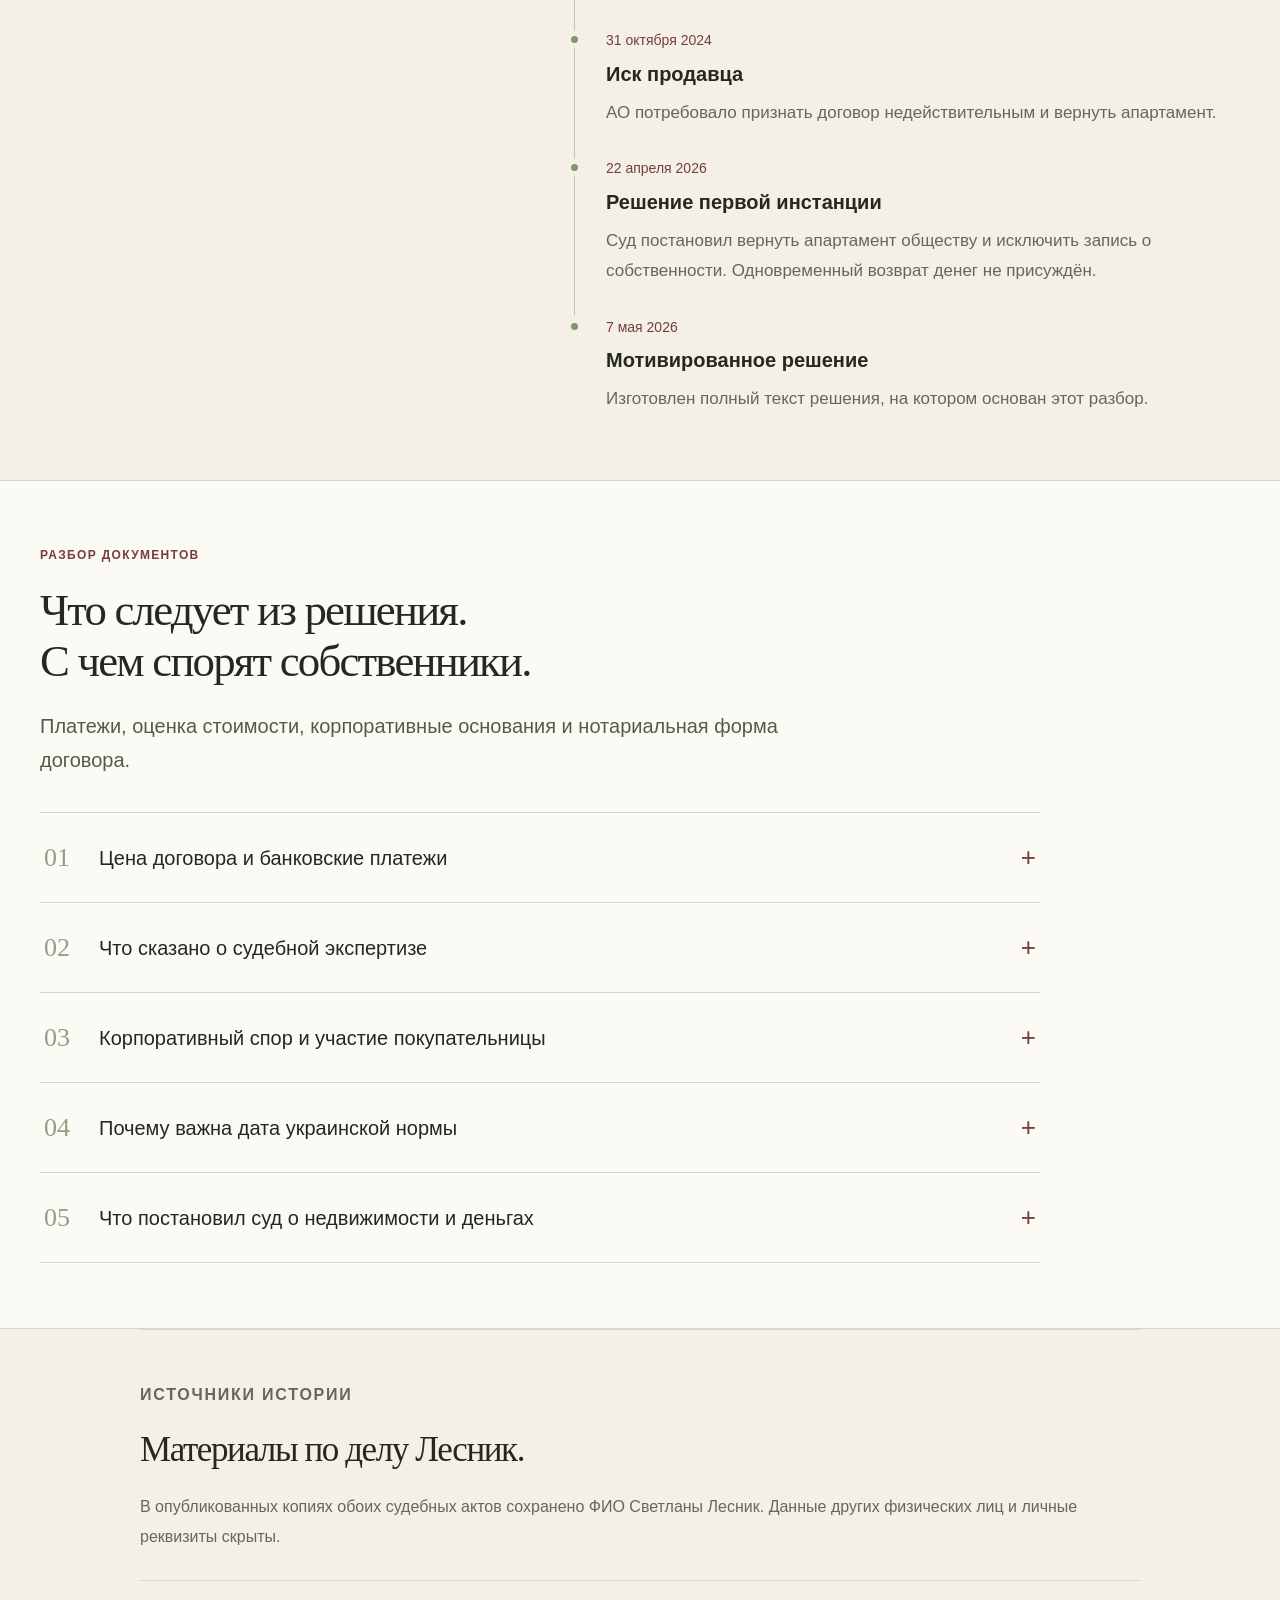
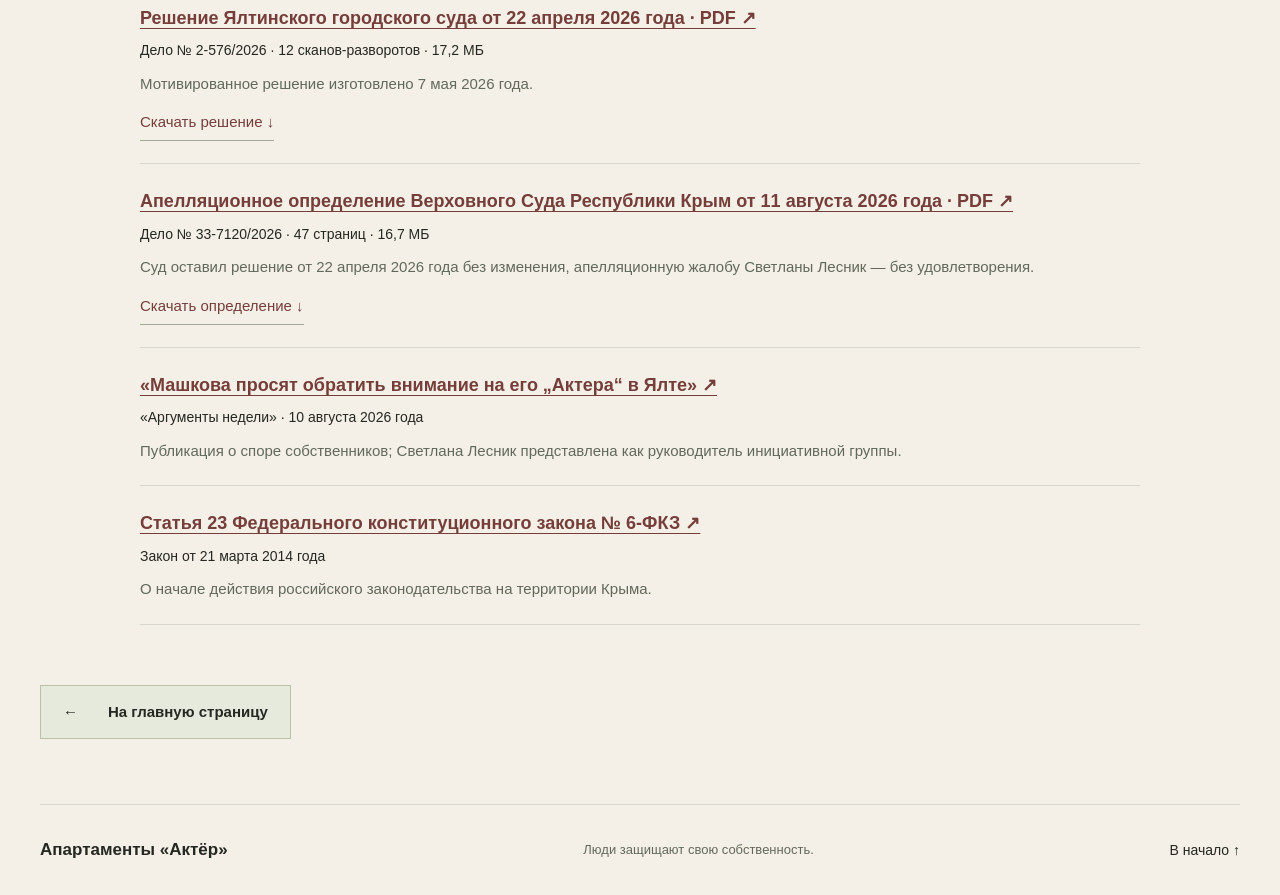
<file: lesnik.html>
<!doctype html>
<html lang="ru">
<head>
  <meta charset="utf-8"><meta name="viewport" content="width=device-width, initial-scale=1">
  <meta name="referrer" content="no-referrer">
  <meta name="description" content="Светлана Лесник вложилась в строительство в 2013 году. История покупки, решение суда по делу № 2-576/2026, документы и доводы собственников.">
  <meta http-equiv="Content-Security-Policy" content="default-src 'self'; script-src 'self' https://www.googletagmanager.com; style-src 'self'; img-src 'self' data: https://www.googletagmanager.com https://*.google-analytics.com; font-src 'self'; connect-src 'self' https://www.googletagmanager.com https://*.google-analytics.com https://*.google.com; object-src 'none'; base-uri 'none'; form-action 'none'">
  <meta name="theme-color" content="#f4f0e7">
  <title>Светлана Лесник · История, документы и даты</title>
  <link rel="canonical" href="https://delo-aktera.org/lesnik.html">
  <link rel="icon" href="assets/mark.svg" type="image/svg+xml">
  <link rel="stylesheet" href="styles-1-cc34e642.css"><link rel="stylesheet" href="styles-2-75f578c2.css"><link rel="stylesheet" href="styles-3-873c0538.css"><link rel="stylesheet" href="styles-4-cb799677.css">
  <link rel="stylesheet" href="kuzemin-story.css?v=20261106-sources"><link rel="stylesheet" href="lesnik-story.css">
  <script src="documents.js?v=20261104-approved" defer></script>
  <script src="analytics.js?v=20261112-ga4" defer></script>
</head>
<body class="owner-story-page lesnik-page">
<a class="skip-link" href="#main">Перейти к содержанию</a>
<header class="site-header"><a class="brand" href="index.html#top"><span class="brand-mark" aria-hidden="true">А</span><span>Апартаменты «Актёр»<small>Истории покупателей · Ялта</small></span></a><nav aria-label="Разделы истории"><a href="#story">История</a><a href="#timeline">Даты</a><a href="#evidence">Разбор документов</a><a href="#sources">Источники</a></nav></header>
<main id="main">
<section class="wrap case-intro" id="top" aria-labelledby="case-title"><div>
<a class="text-link materials-back" href="index.html#top">← На главную страницу</a>
<p class="eyebrow">История собственницы</p><h1 id="case-title">Светлана Лесник</h1>
<p class="hero-lead">Вложила деньги в строительство. Спустя годы суд постановил вернуть апартамент продавцу.</p>
<p class="case-date">Разбор основан на решении первой инстанции от 22 апреля 2026 года. Дело № 2-576/2026.</p>
<a class="button primary" href="#story">Прочитать историю <span aria-hidden="true">↓</span></a>
</div><figure class="hero-photo"><picture><source type="image/avif" srcset="assets/chayka-second-view-light.avif"><img src="assets/chayka-second-view-light.jpg" alt="Корпус «Чайка» в Ялте среди деревьев" width="800" height="533"></picture><figcaption>Корпус «Чайка» · Ялта<br>Фотография предоставлена собственниками.</figcaption></figure></section>
<section class="case-summary-band" aria-label="Главные обстоятельства"><div class="wrap case-summary-grid"><div><strong>2013</strong><p>Договор и первые платежи во время строительства</p></div><div><strong>2021</strong><p>Продавец подтвердил полную оплату; право зарегистрировано</p></div><div><strong>2026</strong><p>Суд постановил вернуть апартамент АО без одновременного возврата денег</p></div></div></section>
<article class="wrap case-reading kuzemin-story lesnik-story" id="story" aria-labelledby="story-title"><p class="eyebrow">История покупки</p><h2 id="story-title">Продавец подтвердил полную оплату.<br><em>Затем потребовал вернуть апартамент.</em></h2><p class="lead">В 2013 году Светлана Лесник выбрала апартамент в строящемся корпусе «Чайка» в Ялте. Она заключила договор с компанией, которая строила и продавала недвижимость, и начала перечислять ей деньги задолго до оформления собственности.</p>
<p class="story-origin">История подготовлена по <a href="#source-decision">решению Ялтинского городского суда</a> и <a href="https://argumenti.ru/society/mashkova-prosyat-obratit-vnimanie-na-ego-aktera-v-yalte-1005815" target="_blank" rel="noopener noreferrer">публикации «Аргументов недели» ↗</a>. Оценки и возражения выражают позицию собственников.</p>
<section class="story-chapter" id="payments" aria-labelledby="payments-title"><p class="chapter-kicker">01</p><h3 id="payments-title">Деньги перечислялись продавцу</h3>
<p>20 июля 2013 года стороны подписали предварительный договор. В нём была установлена цена — 240 тысяч долларов США — и предусмотрена оплата до заключения основного договора. Внесённые суммы должны были стать авансом по будущей покупке.</p>
<p>В решении суда перечислены банковские документы о платежах 2013–2014 годов в пользу компании. Это были реальные перечисления за конкретный строящийся апартамент, а не только договорённость о будущей покупке.</p>
</section><section class="story-chapter" id="ownership" aria-labelledby="ownership-title"><p class="chapter-kicker">02</p><h3 id="ownership-title">Продавец подтвердил полную оплату</h3>
<p>2 июля 2021 года стороны подписали основной договор на апартамент площадью 89,3 м². Продавец указал окончательную цену — 5 555 131,32 рубля — и письменно подтвердил, что покупательница полностью её оплатила. Этот же договор имел силу акта передачи помещения.</p>
<p>15 июля 2021 года право собственности Светланы зарегистрировали в ЕГРН. Между первым договором и оформлением права прошло восемь лет.</p>
</section><section class="story-chapter" id="claim" aria-labelledby="claim-title"><p class="chapter-kicker">03</p><h3 id="claim-title">После смены руководства компания оспорила свою продажу</h3>
<p>31 октября 2024 года АО «Дом творчества „Актёр“» обратилось в суд с требованием признать договор недействительным и вернуть апартамент обществу. Продавец ссылался, в частности, на заниженную цену и отсутствие необходимого корпоративного одобрения.</p>
<p>Суд рассмотрел покупку Светланы вместе с другими продажами как часть совокупности взаимосвязанных сделок. История отношений между компанией и покупательницей, начавшаяся в 2013 году, не защитила зарегистрированное право собственности.</p>
</section><section class="story-chapter" id="price" aria-labelledby="price-title"><p class="chapter-kicker">04</p><h3 id="price-title">Продавец принял деньги. Теперь согласованную цену ставят в вину Светлане.</h3>
<p>Светлана платила компании за будущий апартамент, когда корпус ещё строился. Она не покупала готовую недвижимость по ценам 2021 года: её договор и первые перечисления относятся к 2013-му. До оформления собственности пришлось ждать восемь лет. Всё это время деньги уже были у продавца, а риски ожидания несла покупательница.</p>
<p>Цена предварительного договора составляла 240 тысяч долларов США. В основном договоре 2021 года сам продавец указал окончательную рублёвую цену — 5 555 131,32 рубля — и письменно подтвердил полную оплату. Светлана получила зарегистрированное право собственности после того, как компания признала расчёты завершёнными. Теперь то же АО оспаривает согласованные им условия и требует вернуть апартамент.</p>
<p>Суд принял довод о заниженной цене. Назначенная им экспертиза определила стоимость в 11,917 млн рублей на 2013 год и в 35,626 млн рублей на 2021 год. Защита оспаривала методику и исходные данные оценки. Для Светланы спор о расчётах обернулся решением о возврате оплаченного апартамента продавцу — без одновременного возврата денег.</p>
<p>Собственники настаивают: нельзя оценивать положение Светланы так, будто она пришла покупать готовый апартамент в 2021 году. Её ранние платежи, состояние стройки на момент покупки, годы ожидания и порядок зачёта валютных авансов должны рассматриваться вместе. Рост стоимости недвижимости за эти годы не был нарушением со стороны покупательницы.</p>
<p>Светлана не должна отвечать своей недвижимостью за решения руководителей компании, которые принимали деньги, согласовывали цену и подтверждали полную оплату. Позиция собственников: расхождение с экспертной оценкой не заменяет доказательств сговора покупательницы или её осведомлённости об ущербе обществу. Продавец не должен получать обратно оплаченный апартамент лишь потому, что спустя годы решил пересмотреть условия собственной продажи.</p>
</section><section class="story-chapter" id="buyer" aria-labelledby="buyer-title"><p class="chapter-kicker">05</p><h3 id="buyer-title">Почему за действия руководства отвечает покупательница?</h3>
<p>В решении подробно описаны действия прежнего руководства АО и связанных с ним лиц, направленные, по выводу суда, на причинение ущерба обществу. Но конкретного доказанного описания участия Светланы Лесник в этой корпоративной схеме в мотивировке нет.</p>
<p>Суд не раскрывает, какими конкретными доказательствами подтверждено, что Светлана состояла в сговоре с руководством либо заведомо знала о нарушении порядка одобрения совокупности продаж. Выводы о действиях руководителей компании сами по себе не доказывают недобросовестность покупательницы.</p>
<p>История Светланы — это договор, перечисления продавцу, его письменное подтверждение полной оплаты и зарегистрированное право собственности. Собственники считают недопустимым перекладывать на покупателей последствия корпоративного конфликта без доказательства их собственного участия в нарушениях.</p>
</section><section class="story-chapter" id="notarial-form" aria-labelledby="notarial-form-title"><p class="chapter-kicker">06</p><h3 id="notarial-form-title">Российский суд — и украинская норма 2022 года</h3>
<p>В 2026 году дело Светланы рассматривал российский суд — Ялтинский городской суд Республики Крым. При этом в обоснование ничтожности предварительного договора из-за отсутствия нотариального удостоверения суд привёл норму украинского права.</p>
<p>На печатной странице 21 решения в обоснование этого вывода приведено специальное требование статьи 635 Гражданского кодекса Украины: предварительный договор о покупке незавершённого или будущего объекта недвижимости должен быть нотариально удостоверен.</p>
<p>Но этот абзац добавлен в украинский кодекс Законом № 2518-IX от 15 августа 2022 года — спустя восемь лет после того, как в Крыму начало применяться российское законодательство. Светлана заключила договор 20 июля 2013 года — за девять лет до появления этой украинской нормы. В таком виде на дату её покупки это требование не действовало.</p>
<p>Защита указывала на необходимость применять законодательство в редакции на дату договора. Даже при обращении к украинскому праву для оценки покупки 2013 года суду следовало установить действовавшие тогда правила, а не обосновывать вывод специальным требованием, добавленным украинским законодателем в 2022 году.</p>
</section><section class="story-chapter story-outcome" id="outcome" aria-labelledby="outcome-title"><p class="chapter-kicker">07</p><h3 id="outcome-title">Цена этого спора</h3>
<p>22 апреля 2026 года Ялтинский городской суд признал договор 2021 года недействительным, постановил вернуть апартамент АО и исключить запись о праве собственности Светланы.</p>
<p>Одновременный возврат денег этим решением не присуждён. Суд указал, что покупательница может обратиться за ними с отдельным иском.</p>
<p>Получается, что после многолетней покупки, банковских платежей, письменного подтверждения полной оплаты и регистрации права человек должен снова судиться — теперь уже за возврат денег. За корпоративным спором стоят годы жизни и средства, вложенные в недвижимость.</p>
</section>
</article>
<section class="wrap section timeline-section" id="timeline" aria-labelledby="timeline-title"><div class="section-head"><p class="eyebrow">Хронология</p><h2 id="timeline-title">Дело Лесник в датах.</h2><p class="section-lead">От оплаты строящегося апартамента до решения первой инстанции.</p></div><ol class="timeline"><li><time datetime="2013-07-20">20 июля 2013</time><h3>Предварительный договор</h3><p>Цена — 240 тысяч долларов США; оплата предусмотрена до основного договора.</p></li>
<li><time datetime="2013">2013–2014</time><h3>Платежи компании</h3><p>Банковские документы о перечислениях продавцу приведены в решении суда.</p></li>
<li><time datetime="2021-07-02">2 июля 2021</time><h3>Основной договор</h3><p>АО письменно подтвердило полную оплату и окончательную цену; договор имел силу акта передачи.</p></li>
<li><time datetime="2021-07-15">15 июля 2021</time><h3>Регистрация собственности</h3><p>Право Светланы зарегистрировано в ЕГРН.</p></li>
<li><time datetime="2024-10-31">31 октября 2024</time><h3>Иск продавца</h3><p>АО потребовало признать договор недействительным и вернуть апартамент.</p></li>
<li><time datetime="2026-04-22">22 апреля 2026</time><h3>Решение первой инстанции</h3><p>Суд постановил вернуть апартамент обществу и исключить запись о собственности. Одновременный возврат денег не присуждён.</p></li>
<li><time datetime="2026-05-07">7 мая 2026</time><h3>Мотивированное решение</h3><p>Изготовлен полный текст решения, на котором основан этот разбор.</p></li>
</ol></section>
<section class="evidence-section" id="evidence" aria-labelledby="evidence-title"><div class="wrap"><div class="section-head"><p class="eyebrow">Разбор документов</p><h2 id="evidence-title">Что следует из решения.<br>С чем спорят собственники.</h2><p class="section-lead">Платежи, оценка стоимости, корпоративные основания и нотариальная форма договора.</p></div><div class="evidence-list"><details id="evidence-payments"><summary><span class="detail-number">01</span><span>Цена договора и банковские платежи</span><span class="detail-symbol" aria-hidden="true">+</span></summary><div class="detail-body"><p>В предварительном договоре установлена цена — 240 тысяч долларов США. В решении перечислены банковские документы 2013–2014 годов о платежах компании. Эти перечисления предшествовали оформлению собственности на восемь лет.</p><p>В основном договоре 2021 года продавец подтвердил полную оплату окончательной рублёвой цены — 5 555 131,32 рубля.</p></div></details>
<details id="evidence-expert"><summary><span class="detail-number">02</span><span>Что сказано о судебной экспертизе</span><span class="detail-symbol" aria-hidden="true">+</span></summary><div class="detail-body"><p>Суд назначил экспертизу АНО «СОЮЗЭКСПЕРТИЗА» ТПП РФ. Заключение № 026-21-00010 от 2 февраля 2026 года определило стоимость на две даты: 11 917 000 рублей на 2013 год и 35 626 000 рублей на 2021 год. Суд принял заключение; возражения защиты о методике и исходных данных и ответы эксперта изложены в решении.</p><p>В пояснениях эксперта говорится об учёте строительной готовности. Возражения собственников касаются корректности метода и исходных данных. Для самостоятельной проверки расчётов необходимо полное заключение эксперта; в доступном решении изложены его выводы и пояснения.</p></div></details>
<details id="evidence-corporate"><summary><span class="detail-number">03</span><span>Корпоративный спор и участие покупательницы</span><span class="detail-symbol" aria-hidden="true">+</span></summary><div class="detail-body"><p>Суд рассматривал продажу в совокупности с другими сделками общества и описал действия прежнего руководства. Возражение собственников состоит в том, что такие выводы сами по себе не устанавливают участие конкретного покупателя в сговоре.</p><p>Вопрос о знании покупателем обстоятельств, связанных с корпоративным одобрением, рассматривается в пункте 18 постановления Пленума Верховного суда РФ № 27 от 26 июня 2018 года. Собственники просят оценивать действия и осведомлённость каждого покупателя отдельно.</p><p><a href="https://www.consultant.ru/document/cons_doc_LAW_301033/422a02905d77c7baa12710db38ba486f1f140f78/" target="_blank" rel="noopener noreferrer">Пленум ВС РФ № 27, пункт 18 ↗</a></p></div></details>
<details id="evidence-law"><summary><span class="detail-number">04</span><span>Почему важна дата украинской нормы</span><span class="detail-symbol" aria-hidden="true">+</span></summary><div class="detail-body"><p>На печатной странице 21 решения приведён специальный абзац статьи 635 ГК Украины о нотариальном удостоверении предварительных договоров по незавершённым или будущим объектам. Пометка в официальном тексте кодекса связывает его добавление с Законом № 2518-IX от 15 августа 2022 года. Предварительный договор Светланы заключён в 2013 году.</p><p>Для оценки формы договора нужно установить требования, действовавшие в июле 2013 года. Позднейший специальный абзац сам по себе не отвечает на вопрос, требовалось ли нотариальное удостоверение по действовавшим тогда нормам.</p></div></details>
<details id="evidence-outcome"><summary><span class="detail-number">05</span><span>Что постановил суд о недвижимости и деньгах</span><span class="detail-symbol" aria-hidden="true">+</span></summary><div class="detail-body"><p>Решением от 22 апреля 2026 года основной договор признан недействительным; апартамент постановлено вернуть АО, запись о праве собственности — исключить. Одновременный возврат денег не присуждён: суд указал на возможность самостоятельного иска покупательницы.</p><p>Для покупательницы это означает ещё один судебный процесс — уже за возвращение денег.</p></div></details>
</div></div></section>
<section class="wrap owner-sources" id="sources" aria-labelledby="sources-title"><p class="eyebrow">Источники истории</p><h2 id="sources-title">Материалы по делу Лесник.</h2><p>В опубликованных копиях обоих судебных актов сохранено ФИО Светланы Лесник. Данные других физических лиц и личные реквизиты скрыты.</p><ul class="source-documents">
<li id="source-decision"><a href="downloads/lesnik/decision-2026-04-22-redacted.pdf" target="_blank" rel="noopener noreferrer">Решение Ялтинского городского суда от 22 апреля 2026 года · PDF ↗</a><span class="source-document-meta">Дело № 2-576/2026 · 12 сканов-разворотов · 17,2 МБ</span><p>Мотивированное решение изготовлено 7 мая 2026 года.</p><p><a class="text-link" href="downloads/lesnik/decision-2026-04-22-redacted.pdf" download="Решение_Лесник_2026-04-22.pdf">Скачать решение ↓</a></p></li>
<li id="source-appeal"><a href="downloads/lesnik/appeal-2026-08-11-redacted.pdf" target="_blank" rel="noopener noreferrer">Апелляционное определение Верховного Суда Республики Крым от 11 августа 2026 года · PDF ↗</a><span class="source-document-meta">Дело № 33-7120/2026 · 47 страниц · 16,7 МБ</span><p>Суд оставил решение от 22 апреля 2026 года без изменения, апелляционную жалобу Светланы Лесник — без удовлетворения.</p><p><a class="text-link" href="downloads/lesnik/appeal-2026-08-11-redacted.pdf" download="Апелляционное_определение_Лесник_2026-08-11.pdf">Скачать определение ↓</a></p></li>
<li><a href="https://argumenti.ru/society/mashkova-prosyat-obratit-vnimanie-na-ego-aktera-v-yalte-1005815" target="_blank" rel="noopener noreferrer">«Машкова просят обратить внимание на его „Актера“ в Ялте» ↗</a><span class="source-document-meta">«Аргументы недели» · 10 августа 2026 года</span><p>Публикация о споре собственников; Светлана Лесник представлена как руководитель инициативной группы.</p></li>

<li><a href="https://base.garant.ru/70618342/74d7c78a3a1e33cef2750a2b7b35d2ed/" target="_blank" rel="noopener noreferrer">Статья 23 Федерального конституционного закона № 6-ФКЗ ↗</a><span class="source-document-meta">Закон от 21 марта 2014 года</span><p>О начале действия российского законодательства на территории Крыма.</p></li>
</ul></section>
<div class="wrap materials-return"><a class="button case-materials-link" href="index.html#top"><span aria-hidden="true">←</span> На главную страницу</a></div>
</main><footer class="wrap site-footer"><a href="index.html#top">Апартаменты «Актёр»</a><p>Люди защищают свою собственность.</p><a href="#top">В начало ↑</a></footer>
</body></html>
</file>
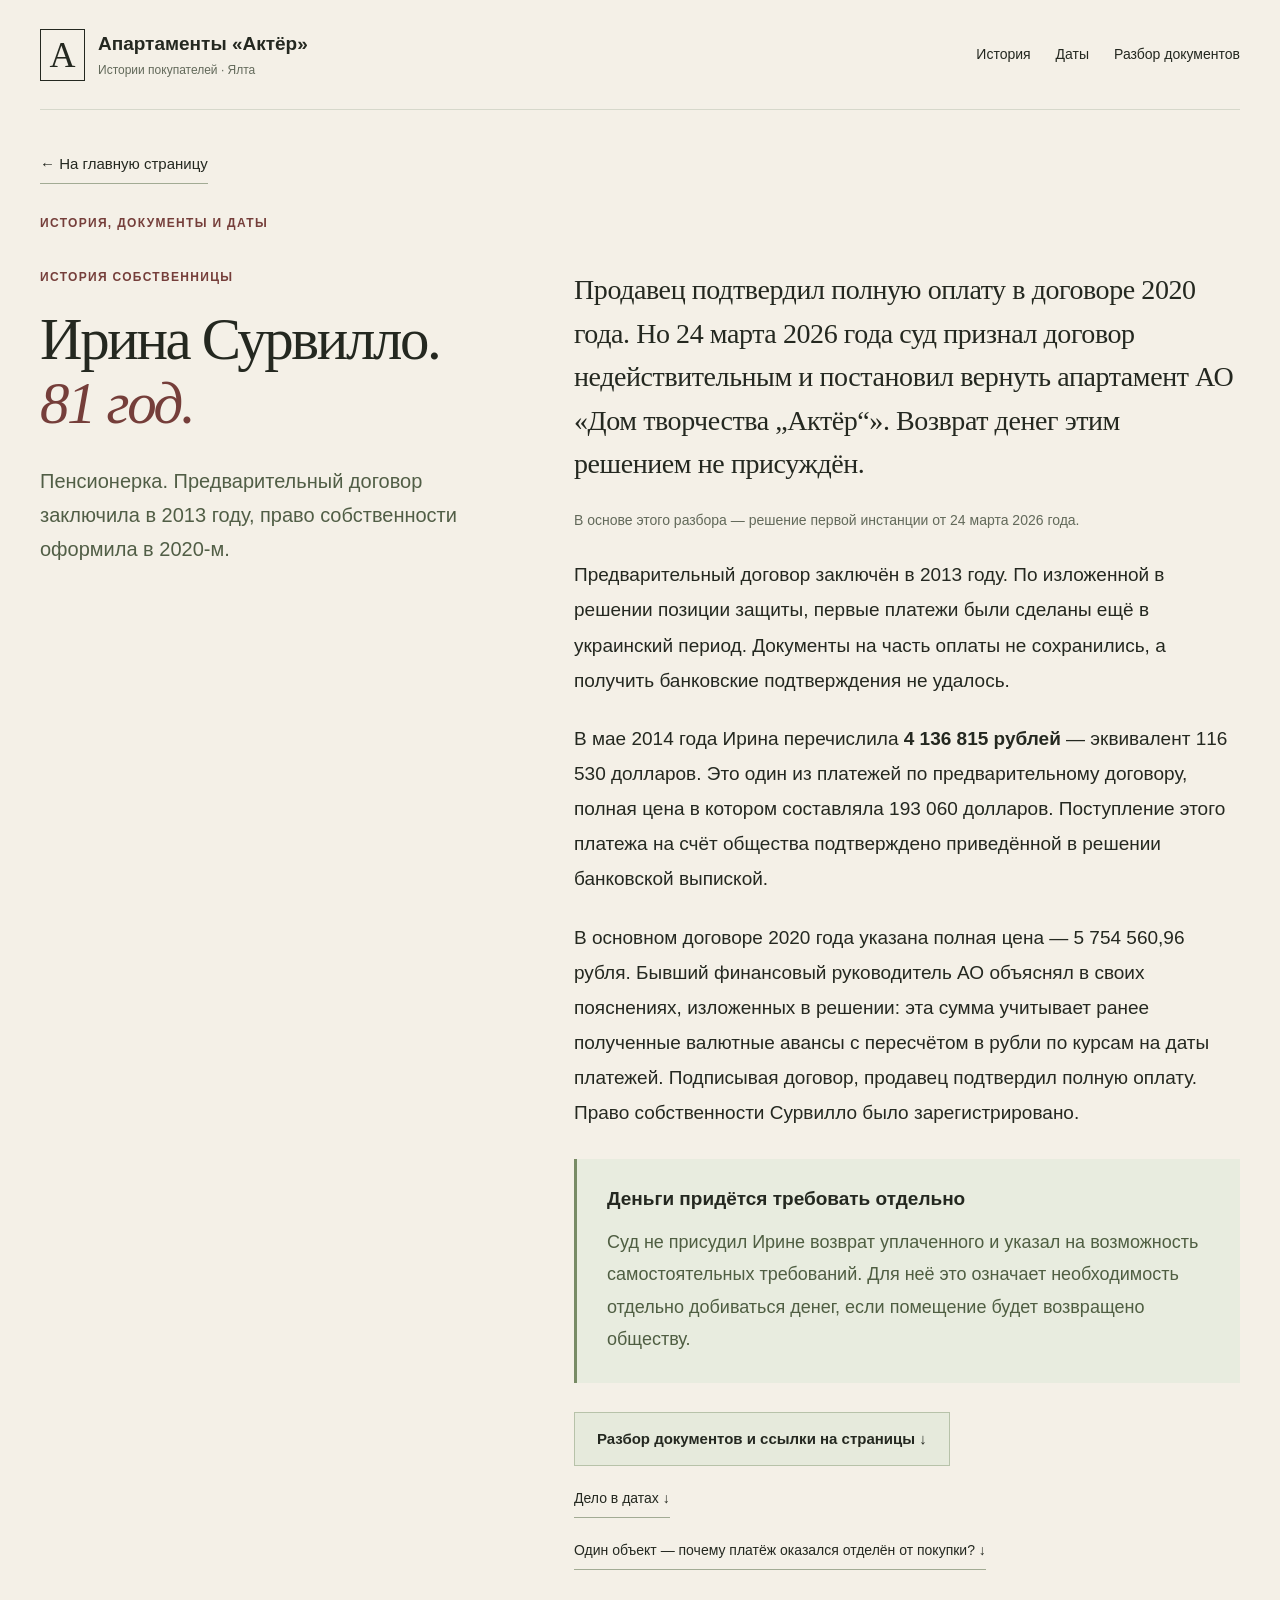
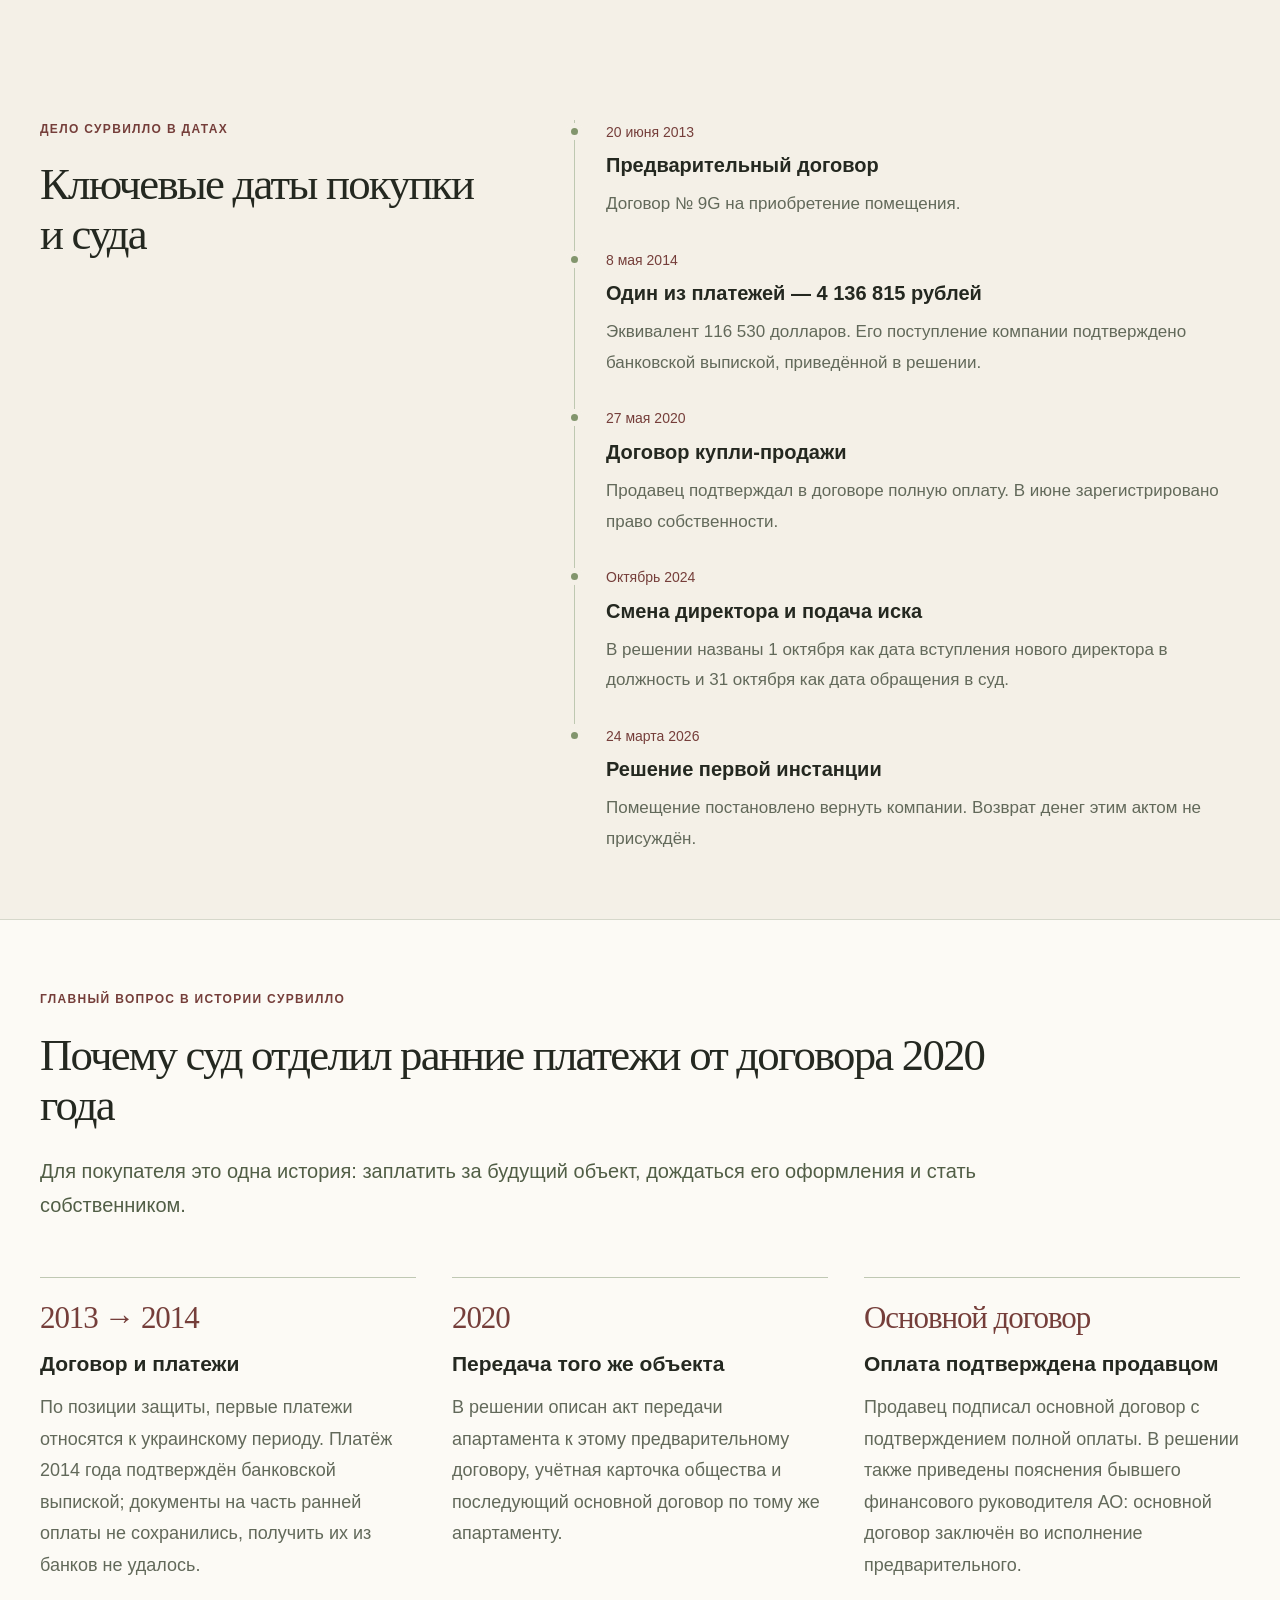
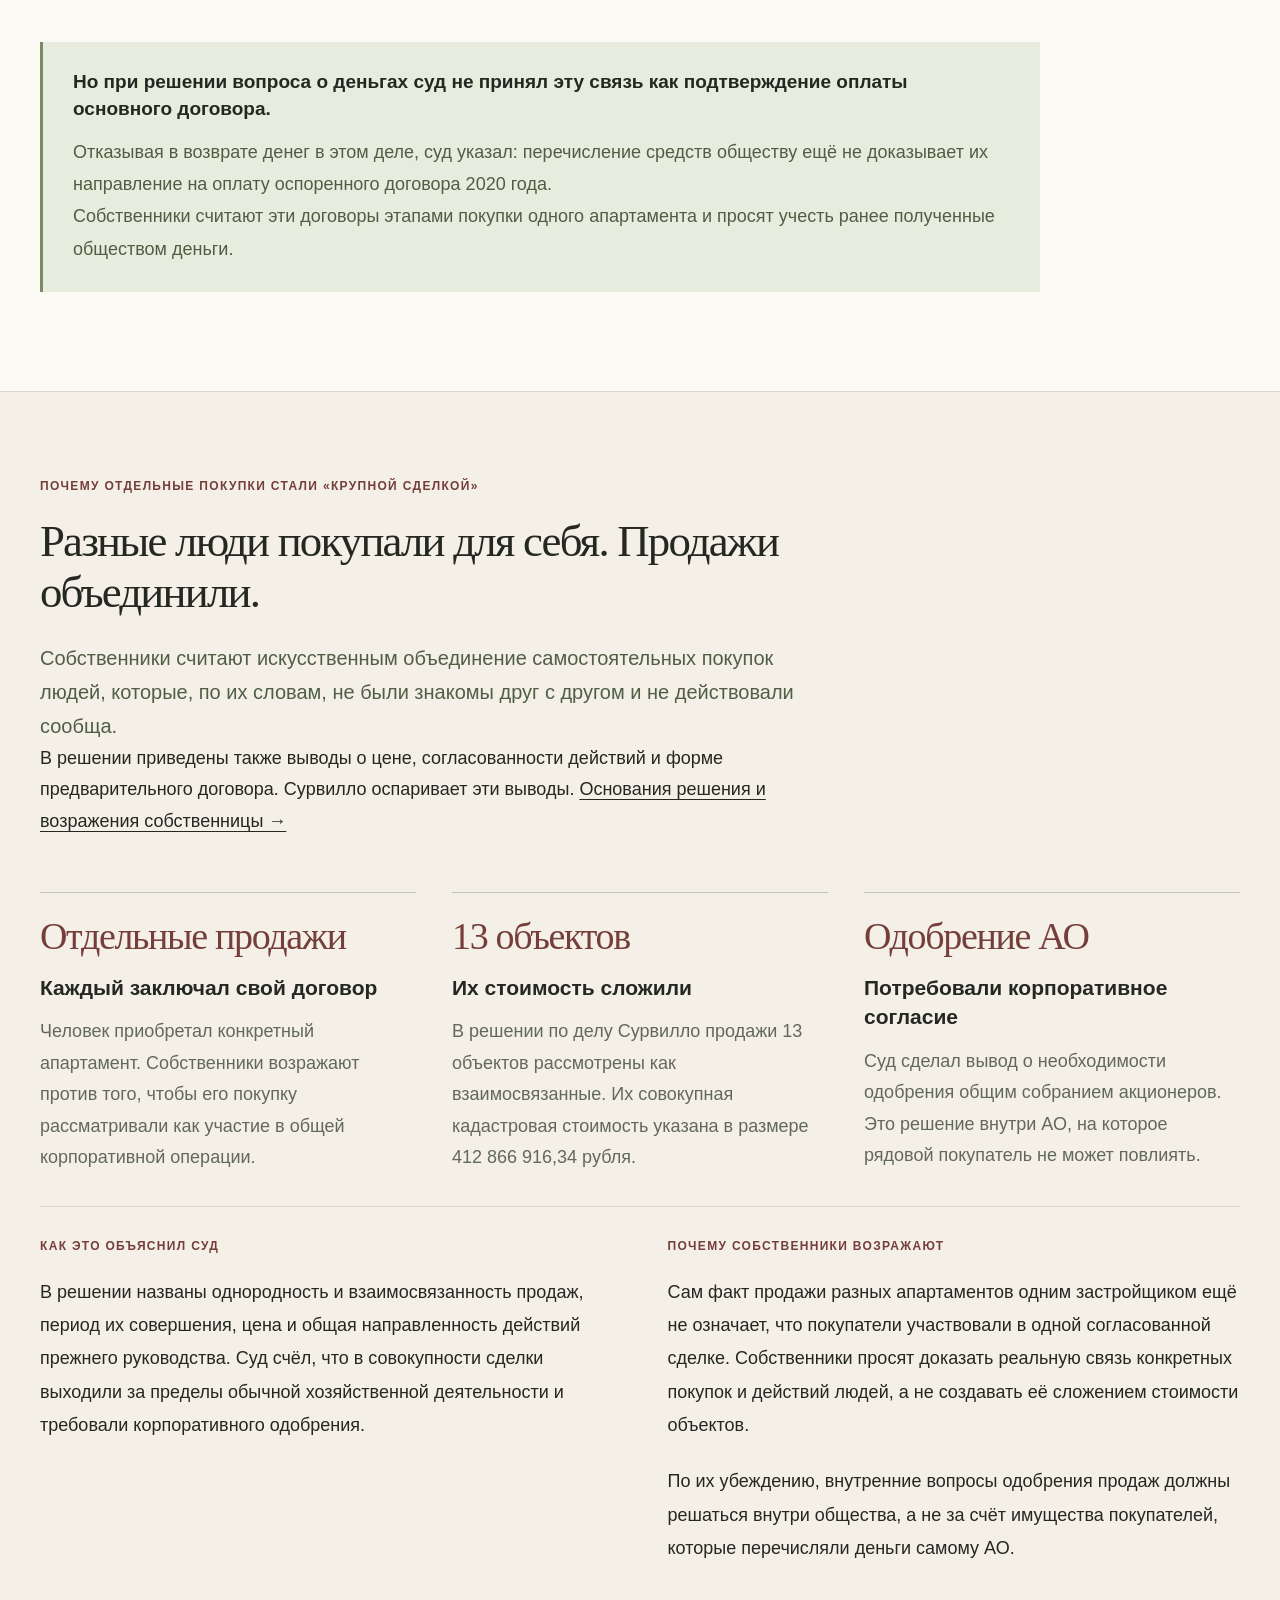
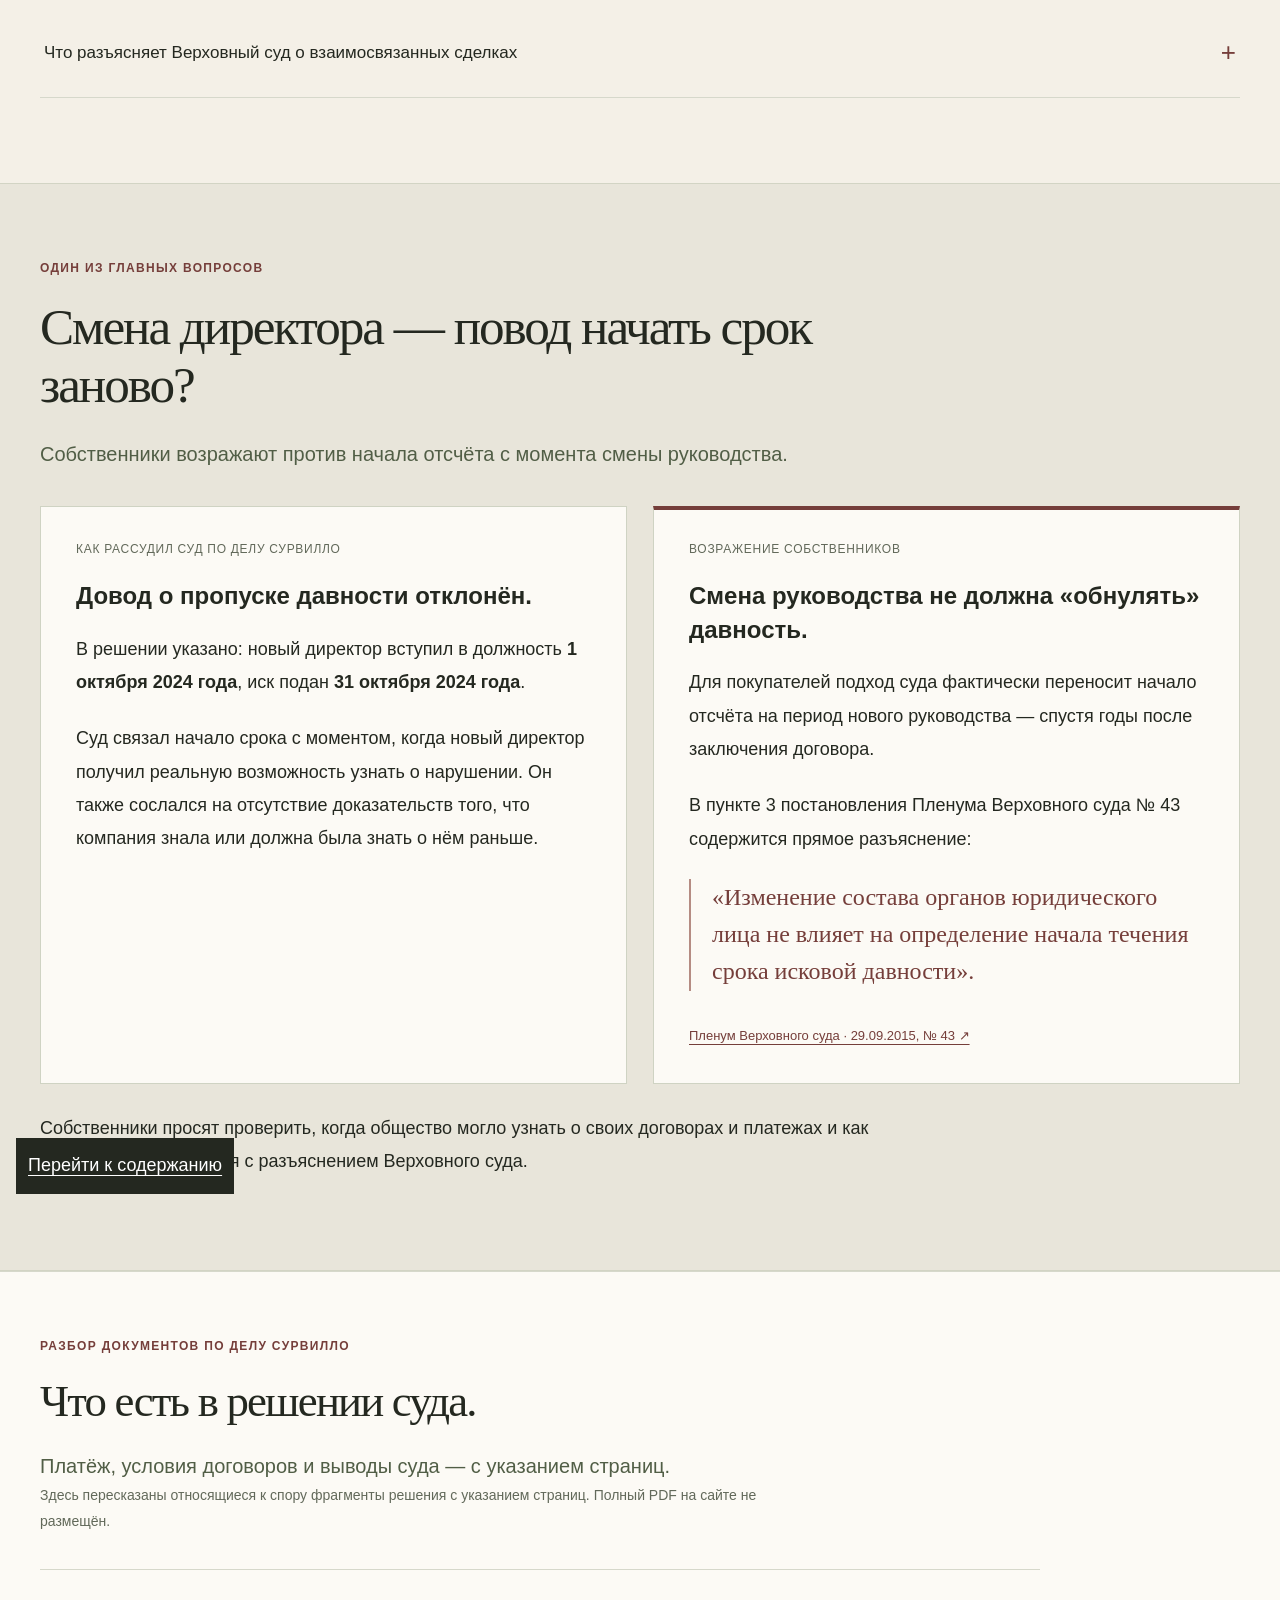
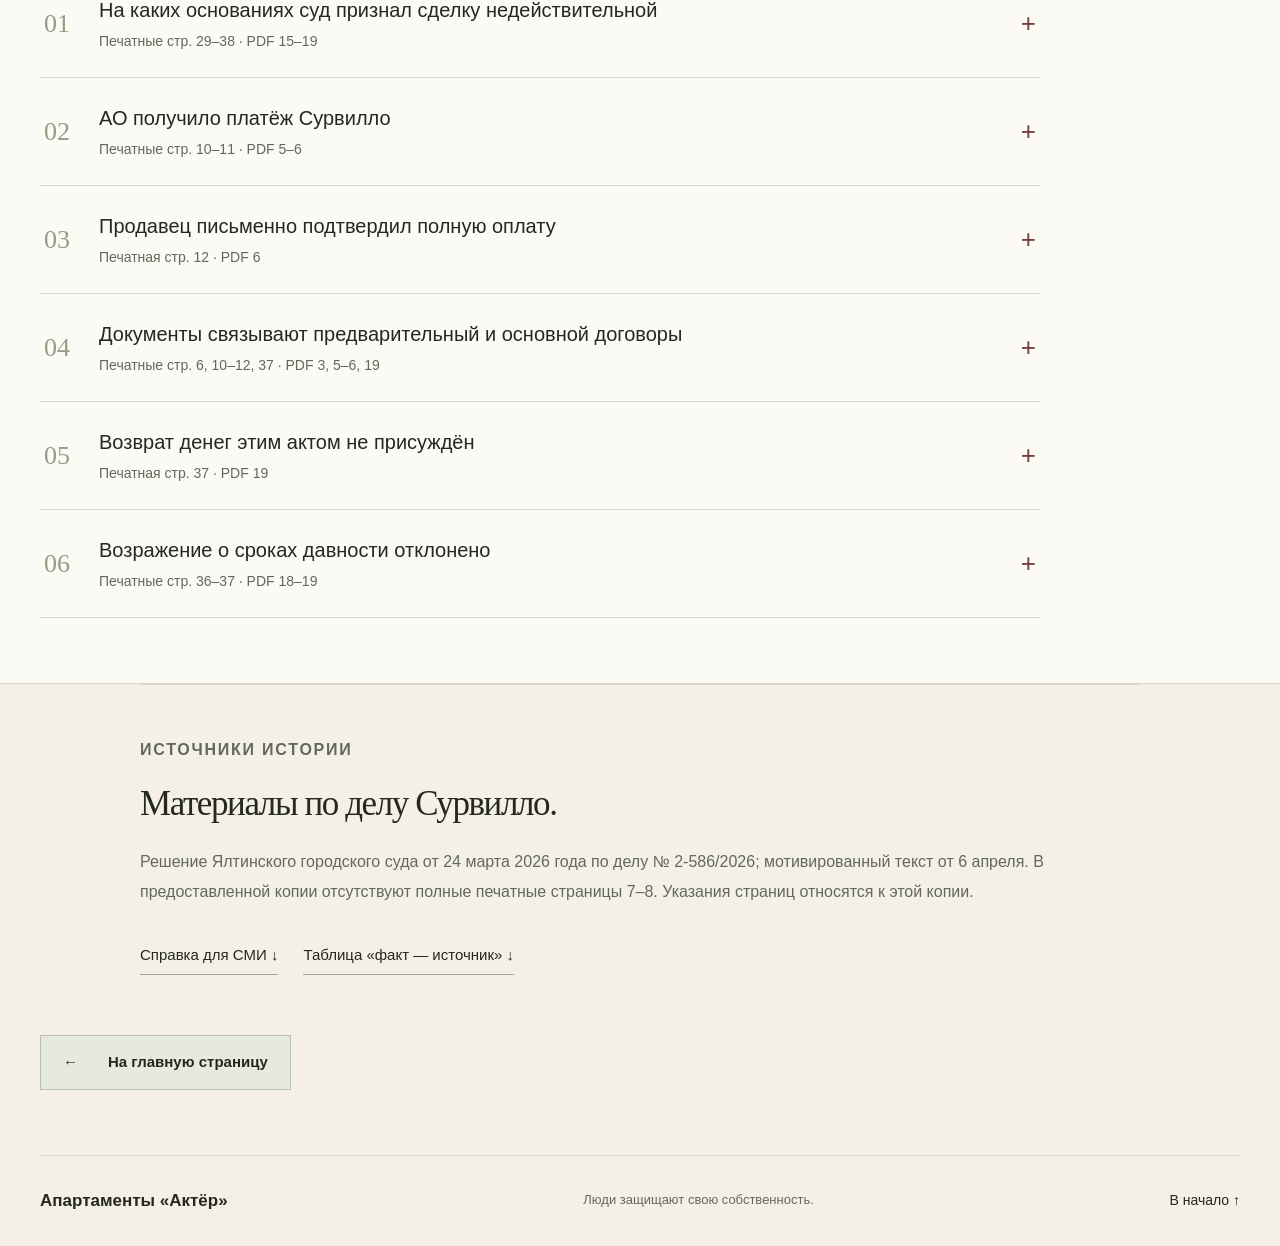
<file: survillo-documents.html>
<!doctype html>
<html lang="ru"><head>
<meta name="robots" content="noindex, nofollow, noarchive"><meta charset="utf-8"><meta name="viewport" content="width=device-width, initial-scale=1"><meta name="referrer" content="no-referrer"><meta http-equiv="Content-Security-Policy" content="default-src 'self'; script-src 'self'; style-src 'self'; object-src 'none'; base-uri 'none'; form-action 'none'"><title>История Ирины Сурвилло</title><link rel="stylesheet" href="styles-1-cc34e642.css"><link rel="stylesheet" href="styles-2-75f578c2.css"><link rel="stylesheet" href="styles-3-873c0538.css"><link rel="stylesheet" href="styles-4-cb799677.css"><script src="legacy-case.js?v=20261104-approved" defer></script></head><body data-case-target="survillo.html"><main class="wrap section"><h1>Разбор документов и хронология находятся на странице собственника</h1><p><a href="survillo.html#evidence">Открыть историю, разбор документов и даты →</a></p></main></body></html>
</file>
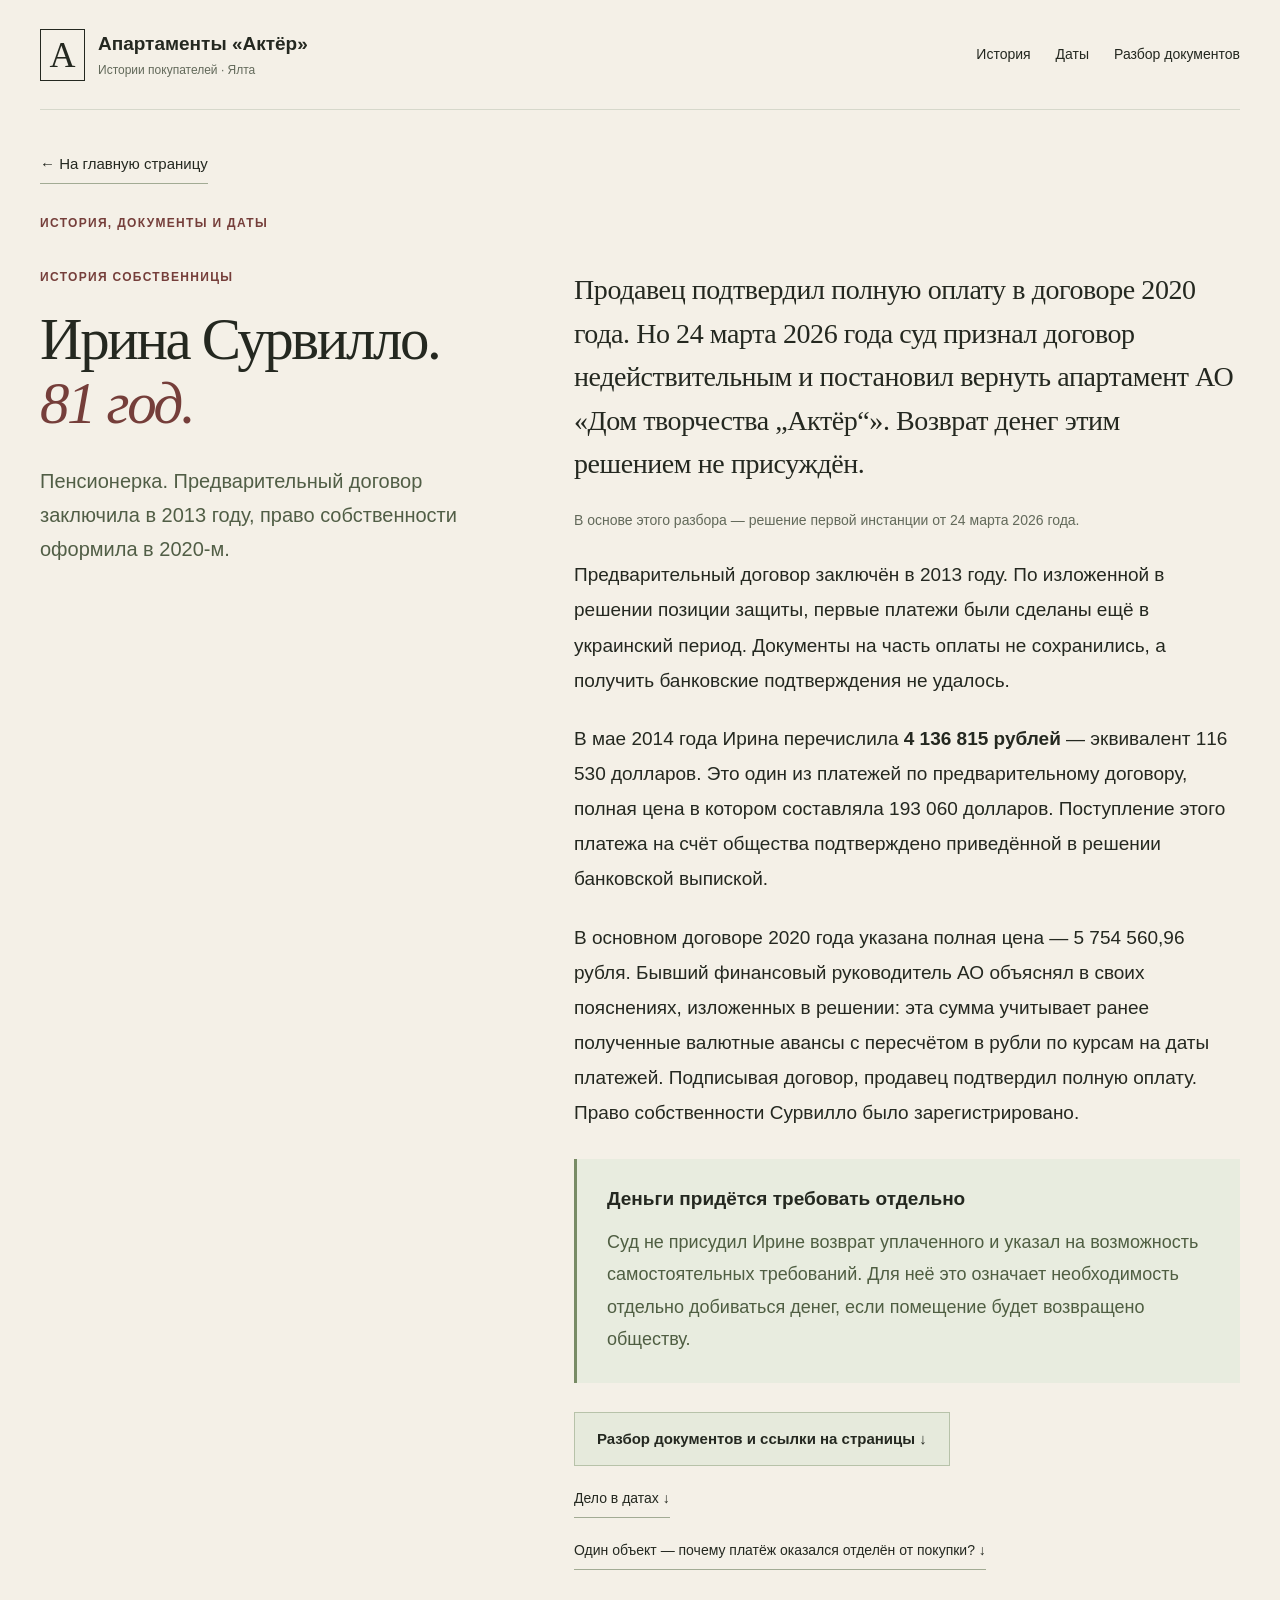
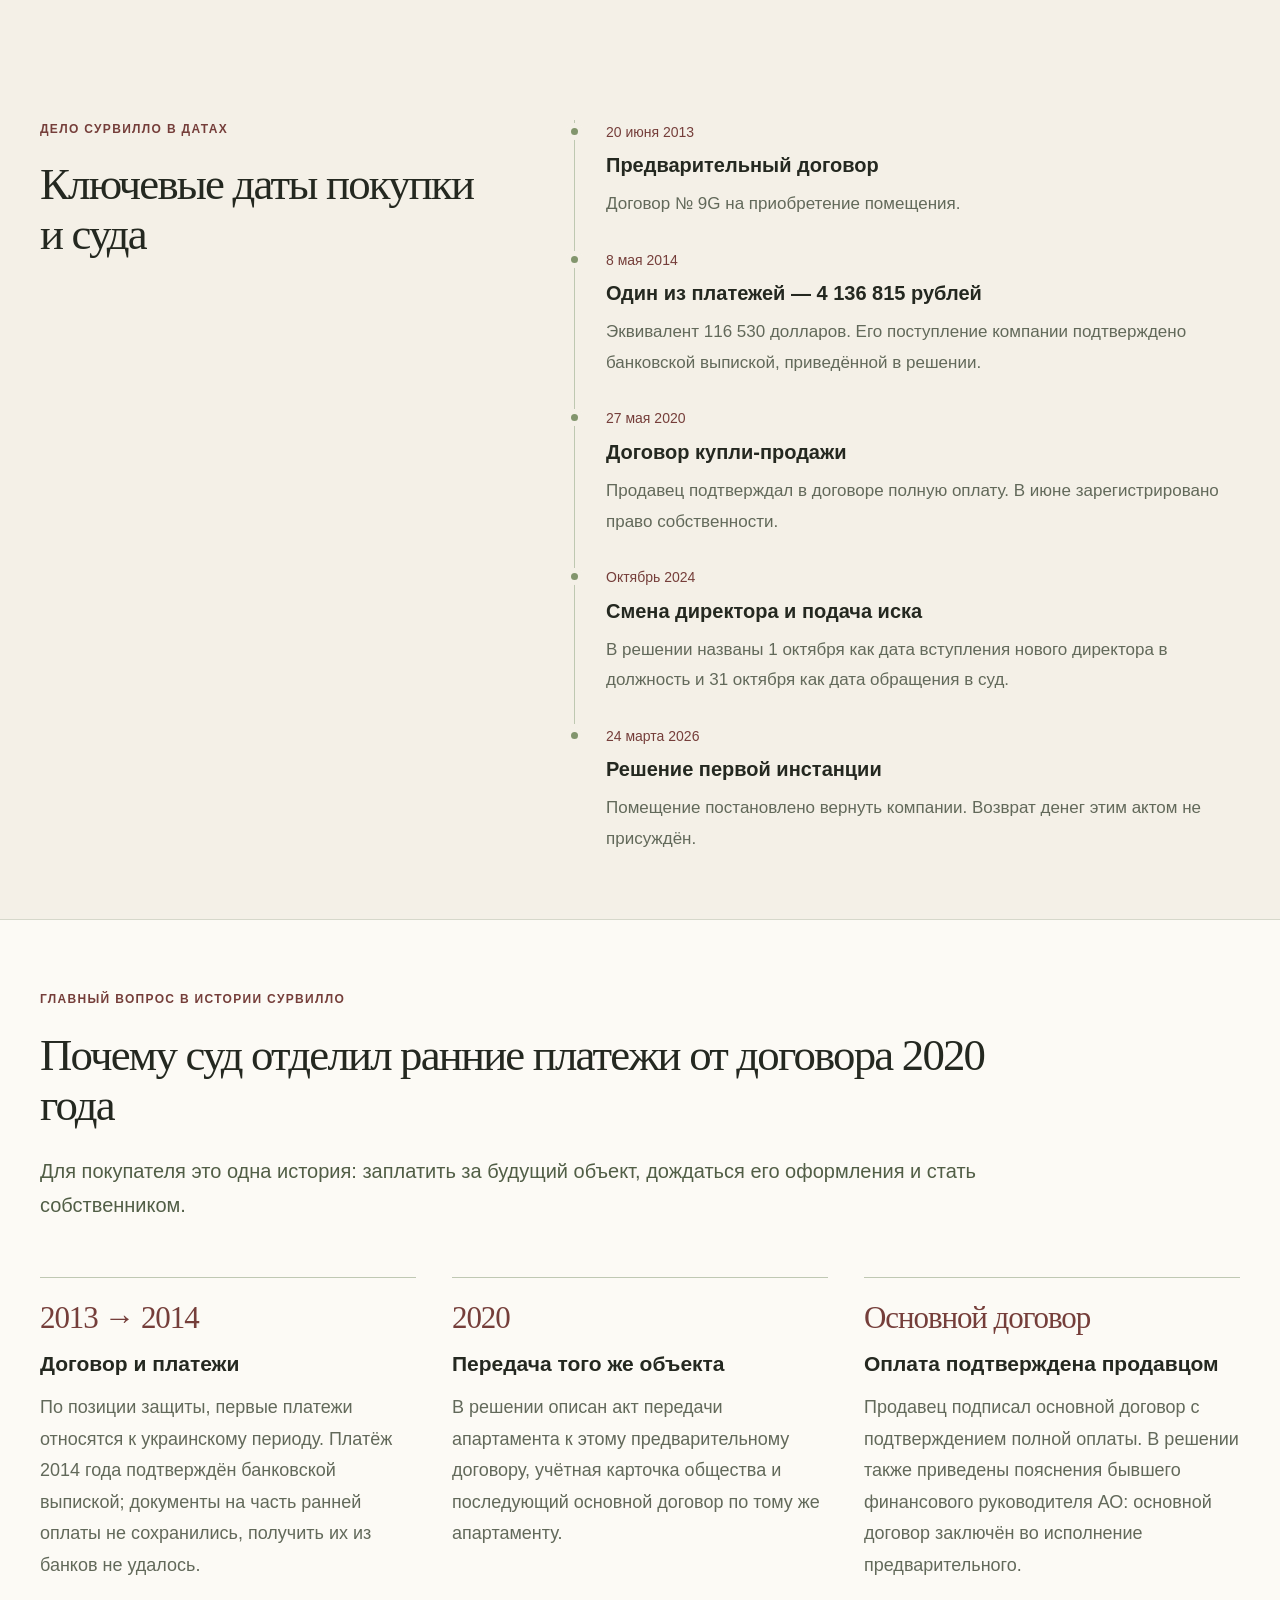
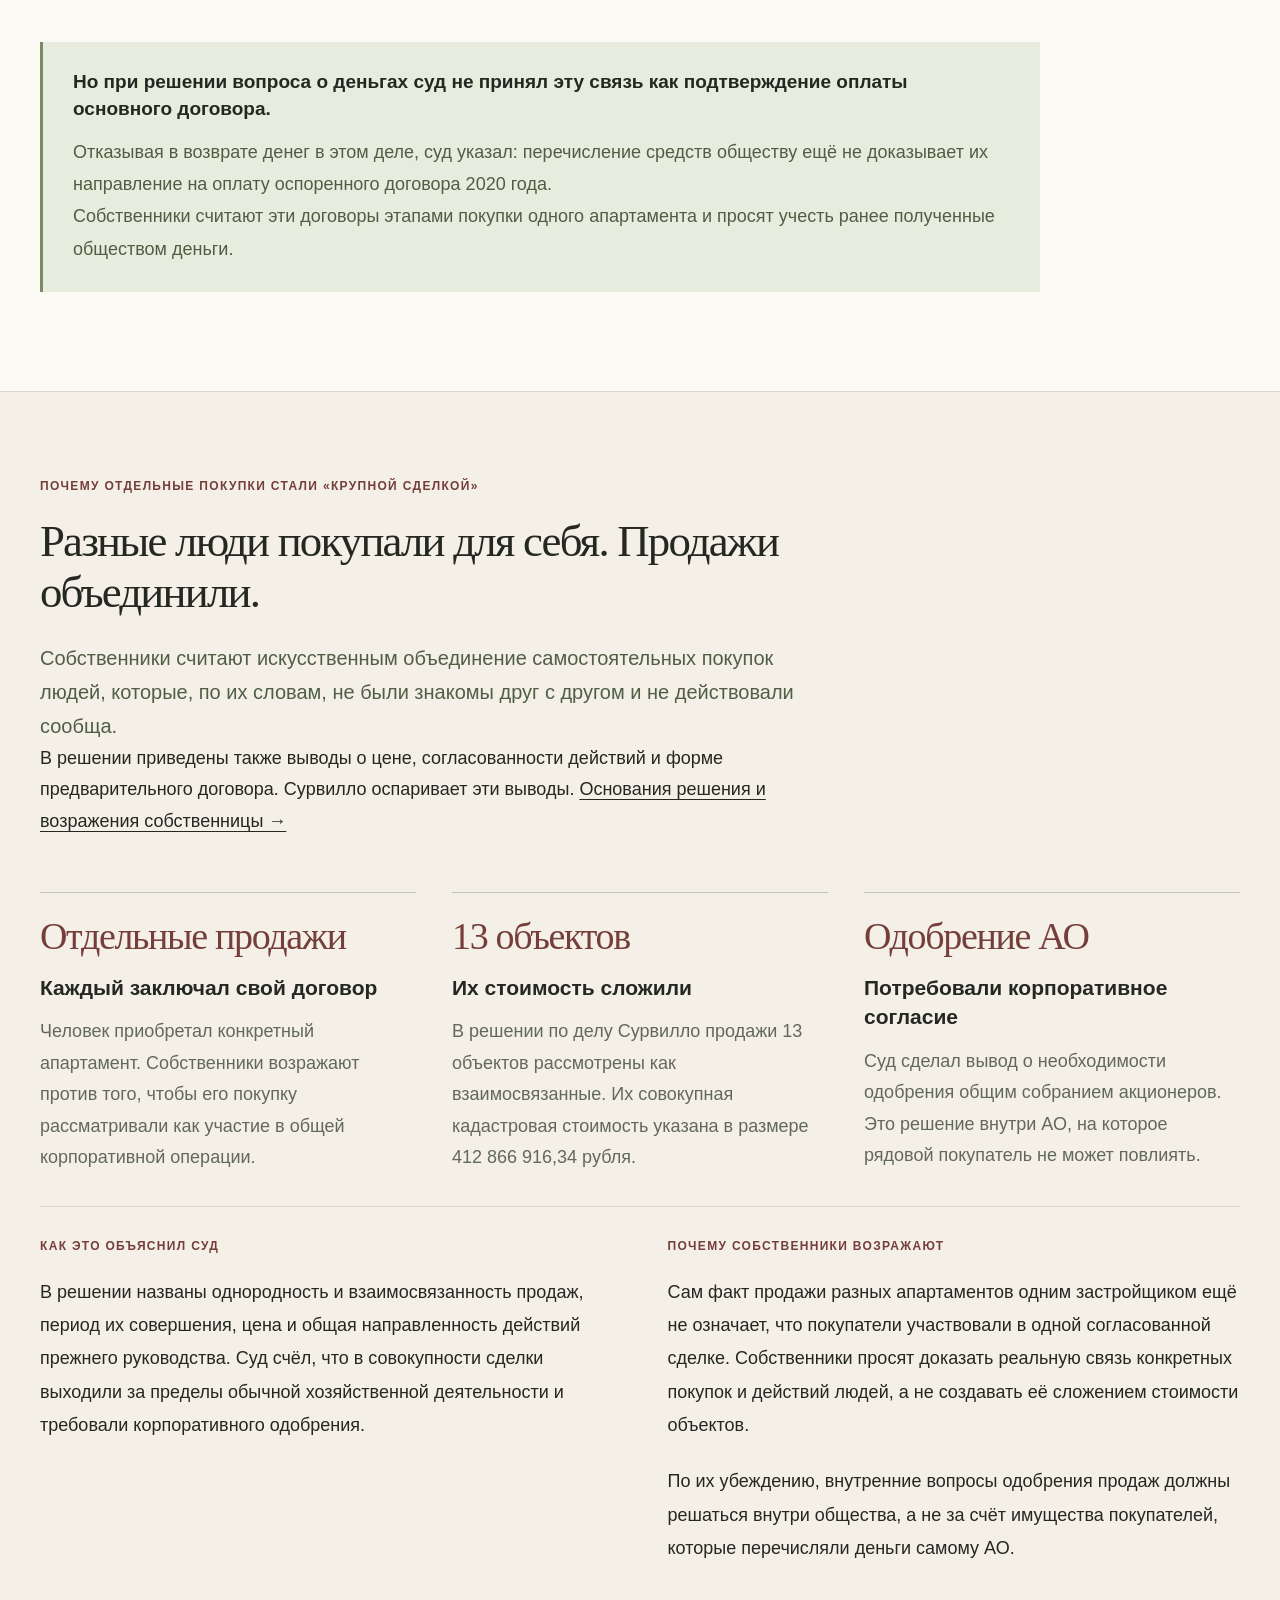
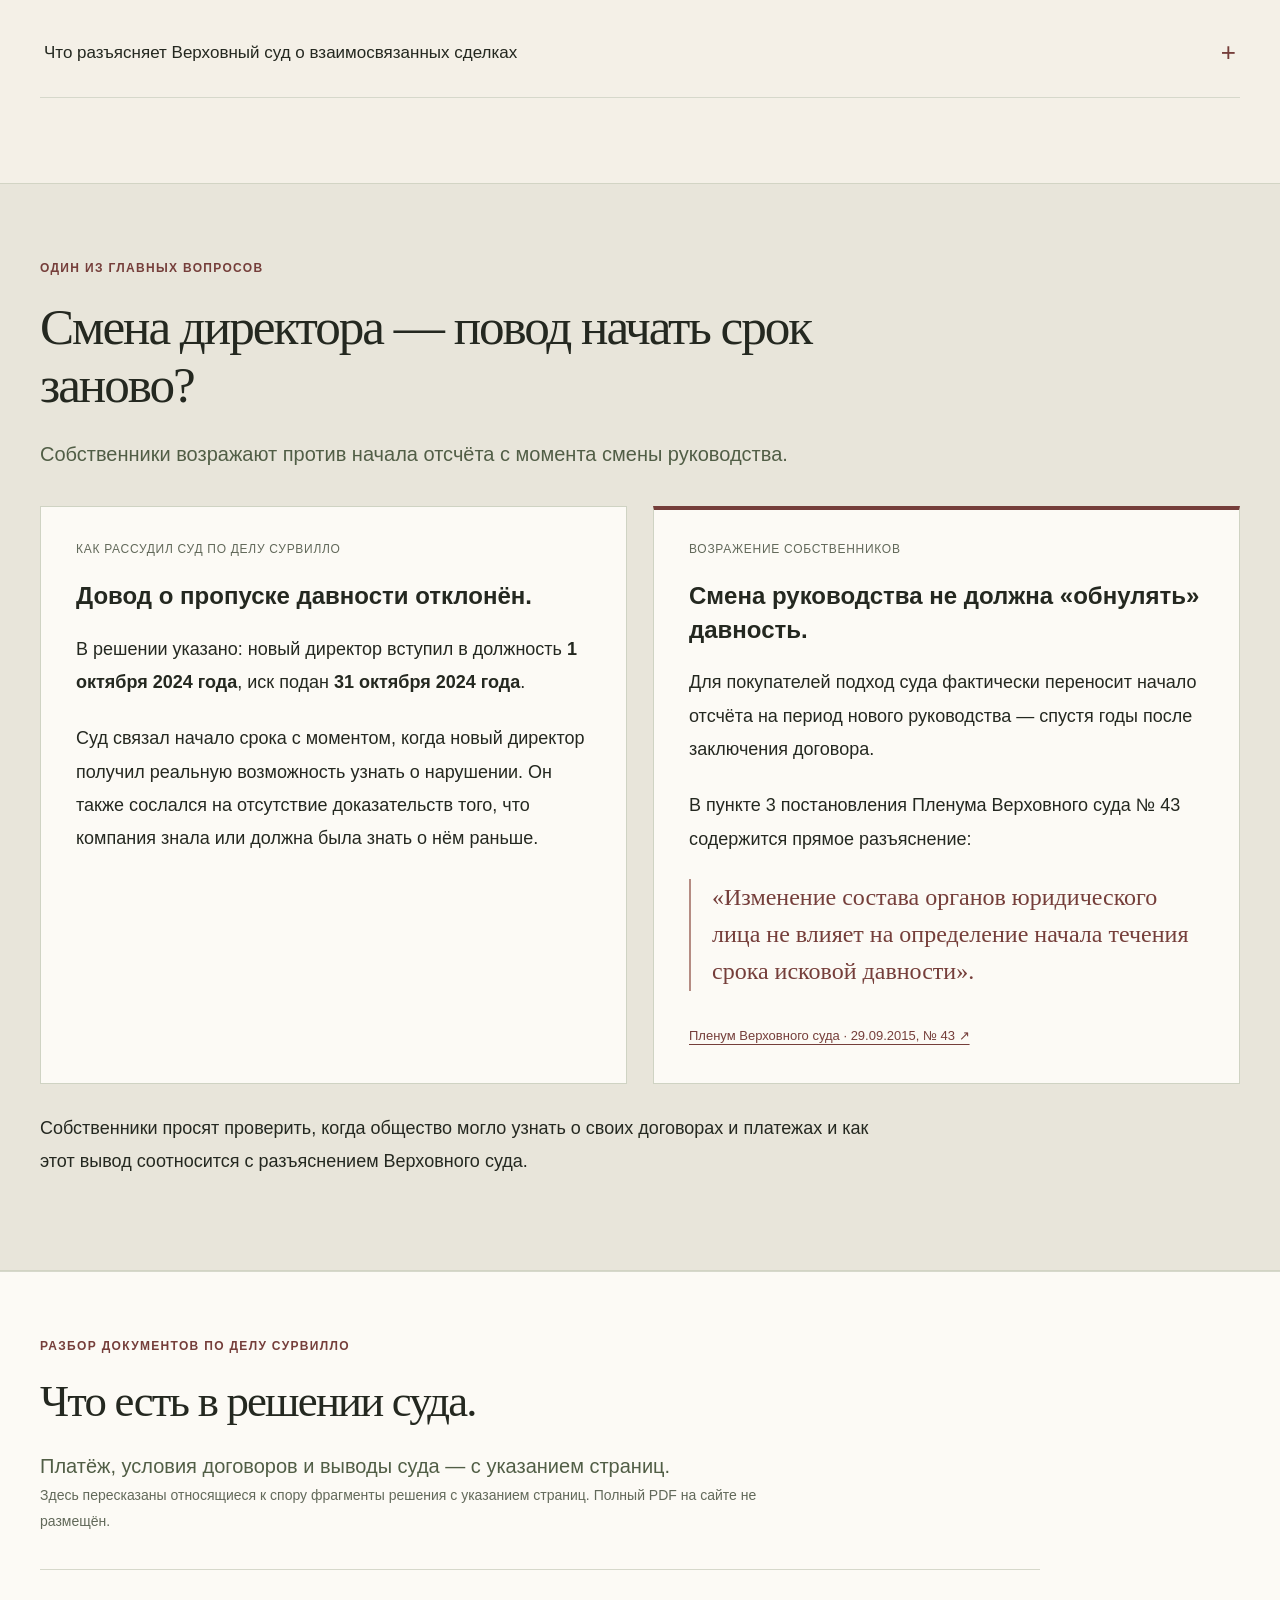
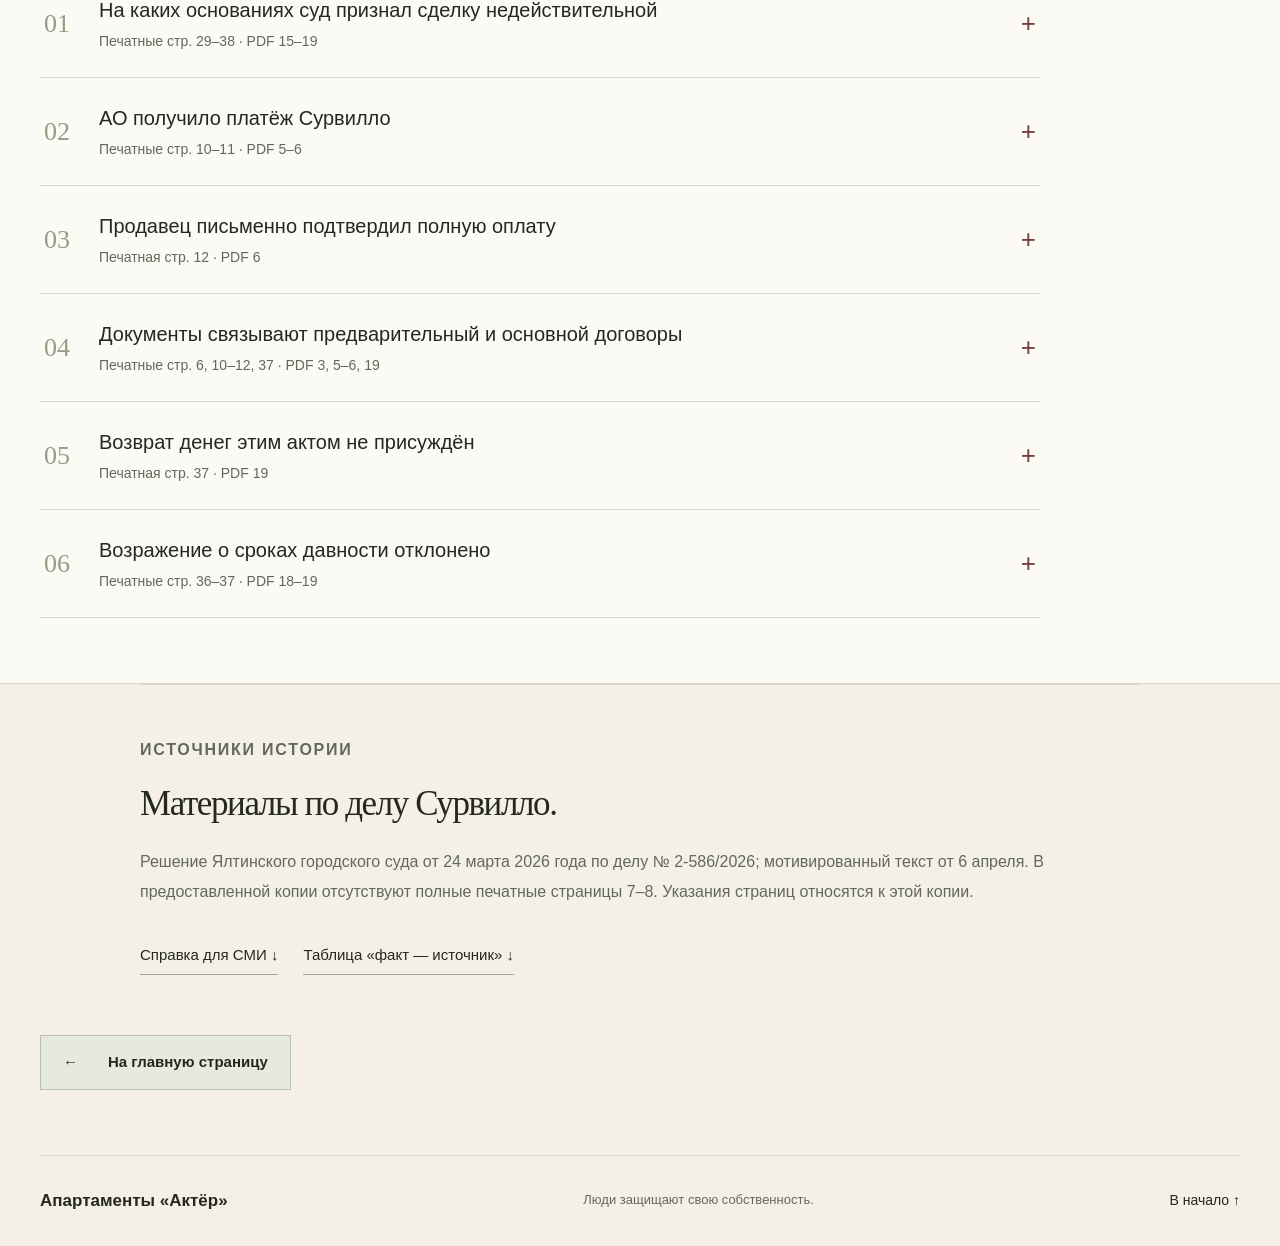
<file: survillo.html>
<!doctype html>
<html lang="ru">
<head>

  <meta charset="utf-8"><meta name="viewport" content="width=device-width, initial-scale=1">
  <meta name="referrer" content="no-referrer">
  <meta name="description" content="История Ирины Сурвилло: покупка будущих апартаментов, платежи, решение суда и хронология — на одной странице.">
  <meta http-equiv="Content-Security-Policy" content="default-src 'self'; script-src 'self' https://www.googletagmanager.com; style-src 'self'; img-src 'self' data: https://www.googletagmanager.com https://*.google-analytics.com; font-src 'self'; connect-src 'self' https://www.googletagmanager.com https://*.google-analytics.com https://*.google.com; object-src 'none'; base-uri 'none'; form-action 'none'">
  <meta name="theme-color" content="#f4f0e7"><title>Ирина Сурвилло · История, документы и даты</title>
  <link rel="icon" href="assets/mark.svg" type="image/svg+xml"><link rel="stylesheet" href="styles-1-cc34e642.css"><link rel="stylesheet" href="styles-2-75f578c2.css"><link rel="stylesheet" href="styles-3-873c0538.css"><link rel="stylesheet" href="styles-4-cb799677.css">
  <script src="documents.js?v=20261104-approved" defer></script>
  <script src="analytics.js?v=20261112-ga4" defer></script>
</head><body class="owner-story-page"><a class="skip-link" href="#main">Перейти к содержанию</a><header class="site-header"><a class="brand" href="index.html#top"><span class="brand-mark" aria-hidden="true">А</span><span>Апартаменты «Актёр»<small>Истории покупателей · Ялта</small></span></a><nav aria-label="Разделы истории"><a href="#story">История</a><a href="#timeline">Даты</a><a href="#evidence">Разбор документов</a></nav></header><main id="main"><div class="wrap owner-page-top" id="top"><a class="text-link" href="index.html#top">← На главную страницу</a><p class="eyebrow">История, документы и даты</p></div><section class="wrap section story-section" id="story" aria-labelledby="story-title"><div class="section-head"><p class="eyebrow">История собственницы</p><h1 id="story-title">Ирина Сурвилло.<br><em>81 год.</em></h1><p class="section-lead">Пенсионерка. Предварительный договор заключила в 2013 году, право собственности оформила в 2020-м.</p></div><div class="reading-column"><p class="lead">Продавец подтвердил полную оплату в договоре 2020 года. Но 24 марта 2026 года суд признал договор недействительным и постановил вернуть апартамент АО «Дом творчества „Актёр“». Возврат денег этим решением не присуждён.</p><p class="case-date">В основе этого разбора — решение первой инстанции от 24 марта 2026 года.</p><p>Предварительный договор заключён в 2013 году. По изложенной в решении позиции защиты, первые платежи были сделаны ещё в украинский период. Документы на часть оплаты не сохранились, а получить банковские подтверждения не удалось.</p><p>В мае 2014 года Ирина перечислила <strong>4 136 815 рублей</strong> — эквивалент 116 530 долларов. Это один из платежей по предварительному договору, полная цена в котором составляла 193 060 долларов. Поступление этого платежа на счёт общества подтверждено приведённой в решении банковской выпиской.</p><p>В основном договоре 2020 года указана полная цена — 5 754 560,96 рубля. Бывший финансовый руководитель АО объяснял в своих пояснениях, изложенных в решении: эта сумма учитывает ранее полученные валютные авансы с пересчётом в рубли по курсам на даты платежей. Подписывая договор, продавец подтвердил полную оплату. Право собственности Сурвилло было зарегистрировано.</p><div class="plain-callout"><h3>Деньги придётся требовать отдельно</h3><p>Суд не присудил Ирине возврат уплаченного и указал на возможность самостоятельных требований. Для неё это означает необходимость отдельно добиваться денег, если помещение будет возвращено обществу.</p></div><div class="story-followup"><a class="button case-materials-link" href="#evidence">Разбор документов и ссылки на страницы ↓</a><a class="text-link" href="#timeline">Дело в датах ↓</a><a class="text-link" href="#contract-link">Один объект — почему платёж оказался отделён от покупки? ↓</a></div></div></section><section class="wrap section timeline-section" id="timeline" aria-labelledby="timeline-title"><div class="section-head"><p class="eyebrow">Дело Сурвилло в датах</p><h2 id="timeline-title">Ключевые даты покупки и суда</h2></div><ol class="timeline"><li><time datetime="2013-06-20">20 июня 2013</time><h3>Предварительный договор</h3><p>Договор № 9G на приобретение помещения.</p></li><li><time datetime="2014-05-08">8 мая 2014</time><h3>Один из платежей — 4 136 815 рублей</h3><p>Эквивалент 116 530 долларов. Его поступление компании подтверждено банковской выпиской, приведённой в решении.</p></li><li><time datetime="2020-05-27">27 мая 2020</time><h3>Договор купли-продажи</h3><p>Продавец подтверждал в договоре полную оплату. В июне зарегистрировано право собственности.</p></li><li><time datetime="2024-10-01">Октябрь 2024</time><h3>Смена директора и подача иска</h3><p>В решении названы 1 октября как дата вступления нового директора в должность и 31 октября как дата обращения в суд.</p></li><li><time datetime="2026-03-24">24 марта 2026</time><h3>Решение первой инстанции</h3><p>Помещение постановлено вернуть компании. Возврат денег этим актом не присуждён.</p></li></ol></section><section class="contract-section" id="contract-link" aria-labelledby="contract-title"><div class="wrap"><div class="section-head"><p class="eyebrow">Главный вопрос в истории Сурвилло</p><h2 id="contract-title">Почему суд отделил ранние платежи от договора 2020 года</h2><p class="section-lead">Для покупателя это одна история: заплатить за будущий объект, дождаться его оформления и стать собственником.</p></div><div class="context-grid contract-steps"><article><span class="context-number">2013 → 2014</span><h3>Договор и платежи</h3><p>По позиции защиты, первые платежи относятся к украинскому периоду. Платёж 2014 года подтверждён банковской выпиской; документы на часть ранней оплаты не сохранились, получить их из банков не удалось.</p></article><article><span class="context-number">2020</span><h3>Передача того же объекта</h3><p>В решении описан акт передачи апартамента к этому предварительному договору, учётная карточка общества и последующий основной договор по тому же апартаменту.</p></article><article><span class="context-number">Основной договор</span><h3>Оплата подтверждена продавцом</h3><p>Продавец подписал основной договор с подтверждением полной оплаты. В решении также приведены пояснения бывшего финансового руководителя АО: основной договор заключён во исполнение предварительного.</p></article></div><div class="plain-callout"><h3>Но при решении вопроса о деньгах суд не принял эту связь как подтверждение оплаты основного договора.</h3><p>Отказывая в возврате денег в этом деле, суд указал: перечисление средств обществу ещё не доказывает их направление на оплату оспоренного договора 2020 года.</p><p>Собственники считают эти договоры этапами покупки одного апартамента и просят учесть ранее полученные обществом деньги.</p></div></div></section><section class="large-section wrap section" id="large-deal" aria-labelledby="large-title"><div class="section-head"><p class="eyebrow">Почему отдельные покупки стали «крупной сделкой»</p><h2 id="large-title">Разные люди покупали для себя. Продажи объединили.</h2><p class="section-lead">Собственники считают искусственным объединение самостоятельных покупок людей, которые, по их словам, не были знакомы друг с другом и не действовали сообща.</p><p>В решении приведены также выводы о цене, согласованности действий и форме предварительного договора. Сурвилло оспаривает эти выводы. <a href="#fact-ruling">Основания решения и возражения собственницы →</a></p></div><div class="context-grid"><article><span class="context-number">Отдельные продажи</span><h3>Каждый заключал свой договор</h3><p>Человек приобретал конкретный апартамент. Собственники возражают против того, чтобы его покупку рассматривали как участие в общей корпоративной операции.</p></article><article><span class="context-number">13 объектов</span><h3>Их стоимость сложили</h3><p>В решении по делу Сурвилло продажи 13 объектов рассмотрены как взаимосвязанные. Их совокупная кадастровая стоимость указана в размере 412 866 916,34 рубля.</p></article><article><span class="context-number">Одобрение АО</span><h3>Потребовали корпоративное согласие</h3><p>Суд сделал вывод о необходимости одобрения общим собранием акционеров. Это решение внутри АО, на которое рядовой покупатель не может повлиять.</p></article></div><div class="argument-columns"><article><p class="eyebrow">Как это объяснил суд</p><p>В решении названы однородность и взаимосвязанность продаж, период их совершения, цена и общая направленность действий прежнего руководства. Суд счёл, что в совокупности сделки выходили за пределы обычной хозяйственной деятельности и требовали корпоративного одобрения.</p></article><article><p class="eyebrow">Почему собственники возражают</p><p>Сам факт продажи разных апартаментов одним застройщиком ещё не означает, что покупатели участвовали в одной согласованной сделке. Собственники просят доказать реальную связь конкретных покупок и действий людей, а не создавать её сложением стоимости объектов.</p><p>По их убеждению, внутренние вопросы одобрения продаж должны решаться внутри общества, а не за счёт имущества покупателей, которые перечисляли деньги самому АО.</p></article></div><details class="legal-detail"><summary>Что разъясняет Верховный суд о взаимосвязанных сделках <span class="detail-symbol" aria-hidden="true">+</span></summary><div class="detail-body"><p>Пункт 14 постановления Пленума № 27 от 26 июня 2018 года называет среди признаков взаимосвязанности единую хозяйственную цель, общее назначение имущества, его консолидацию у одного лица и небольшой промежуток между сделками. Оценка должна учитывать обстоятельства конкретных продаж.</p><p>В деле Сурвилло суд сделал вывод о необходимости одобрения общим собранием акционеров общества.</p><a href="https://www.vsrf.ru/documents/all/26968" target="_blank" rel="noopener noreferrer">Постановление Пленума № 27 ↗</a></div></details></section><section class="limitation-section" id="limitation" aria-labelledby="limitation-title"><div class="wrap"><div class="section-head"><p class="eyebrow">Один из главных вопросов</p><h2 id="limitation-title">Смена директора — повод начать срок заново?</h2><p class="section-lead">Собственники возражают против начала отсчёта с момента смены руководства.</p></div><div class="limitation-grid"><article class="court-position"><span class="label">Как рассудил суд по делу Сурвилло</span><h3>Довод о пропуске давности отклонён.</h3><p>В решении указано: новый директор вступил в должность <strong>1 октября 2024 года</strong>, иск подан <strong>31 октября 2024 года</strong>.</p><p>Суд связал начало срока с моментом, когда новый директор получил реальную возможность узнать о нарушении. Он также сослался на отсутствие доказательств того, что компания знала или должна была знать о нём раньше.</p></article><article class="our-position"><span class="label">Возражение собственников</span><h3>Смена руководства не должна «обнулять» давность.</h3><p>Для покупателей подход суда фактически переносит начало отсчёта на период нового руководства — спустя годы после заключения договора.</p><p>В пункте 3 постановления Пленума Верховного суда № 43 содержится прямое разъяснение:</p><blockquote>«Изменение состава органов юридического лица не влияет на определение начала течения срока исковой давности».</blockquote><a class="source-ref" href="https://www.vsrf.ru/documents/all/8453" target="_blank" rel="noopener noreferrer">Пленум Верховного суда · 29.09.2015, № 43 ↗</a></article></div><div class="limitation-bottom"><p>Собственники просят проверить, когда общество могло узнать о своих договорах и платежах и как этот вывод соотносится с разъяснением Верховного суда.</p></div></div></section><section class="evidence-section" id="evidence" aria-labelledby="evidence-title"><div class="wrap"><div class="section-head"><p class="eyebrow">Разбор документов по делу Сурвилло</p><h2 id="evidence-title">Что есть в решении суда.</h2><p class="section-lead">Платёж, условия договоров и выводы суда — с указанием страниц.</p><p class="source-note">Здесь пересказаны относящиеся к спору фрагменты решения с указанием страниц. Полный PDF на сайте не размещён.</p></div><div class="evidence-list">
<details id="fact-ruling"><summary><span class="detail-number">01</span><span>На каких основаниях суд признал сделку недействительной<small>Печатные стр. 29–38 · PDF 15–19</small></span><span class="detail-symbol" aria-hidden="true">+</span></summary><div class="detail-body"><p>Суд привёл выводы о цене, согласованности действий, форме предварительного договора и корпоративных основаниях недействительности. Он рассмотрел продажу как связанную с другими продажами имущества общества.</p><p>Собственники настаивают на своей добросовестности и оспаривают подход, который делает их ответственными за внутренние проблемы АО.</p><p>Решением постановлено исключить запись о праве Сурвилло и вернуть помещение в собственность АО «Дом творчества „Актёр“».</p></div></details>
<details id="fact-payment"><summary><span class="detail-number">02</span><span>АО получило платёж Сурвилло<small>Печатные стр. 10–11 · PDF 5–6</small></span><span class="detail-symbol" aria-hidden="true">+</span></summary><div class="detail-body"><p>По изложенной в решении позиции защиты, первые платежи были сделаны ещё в украинский период. Документы на часть оплаты не сохранились, а получить банковские подтверждения не удалось.</p><p>Платёж от 8 мая 2014 года на 4 136 815 рублей соответствует 116 530 долларам. Это один из платежей по предварительному договору № 9G с общей ценой 193 060 долларов. Поступление этой суммы АО «Дом творчества „Актёр“» подтверждено банковской выпиской, приведённой в решении.</p></div></details>
<details id="fact-contract"><summary><span class="detail-number">03</span><span>Продавец письменно подтвердил полную оплату<small>Печатная стр. 12 · PDF 6</small></span><span class="detail-symbol" aria-hidden="true">+</span></summary><div class="detail-body"><p>В договоре от 27 мая 2020 года указана полная цена 5 754 560,96 рубля. Подписывая договор, продавец подтвердил, что покупатель оплатил цену полностью и что цена окончательная.</p><p>В решении приведены пояснения бывшего финансового руководителя АО: рублёвая цена учитывает валютные авансы, пересчитанные по курсам на даты их получения.</p></div></details>
<details id="fact-link"><summary><span class="detail-number">04</span><span>Документы связывают предварительный и основной договоры<small>Печатные стр. 6, 10–12, 37 · PDF 3, 5–6, 19</small></span><span class="detail-symbol" aria-hidden="true">+</span></summary><div class="detail-body"><p>В решении приведены пояснения бывшего финансового руководителя общества о заключении основного договора во исполнение предварительного. Там же описаны акт передачи к предварительному договору и учётная карточка общества по тому же апартаменту.</p><p>При отказе в возврате денег суд не посчитал раннее перечисление подтверждением оплаты именно договора 2020 года. Собственники возражают против такого отделения платежа от всей истории приобретения одного объекта.</p><p>По пояснениям бывшего заместителя директора по финансам, при определении цены учитывалась потребность общества в финансировании строительства корпуса «Чайка». Источник: решение по делу № 2-586/2026, печатная стр. 6.</p></div></details>
<details id="fact-money"><summary><span class="detail-number">05</span><span>Возврат денег этим актом не присуждён<small>Печатная стр. 37 · PDF 19</small></span><span class="detail-symbol" aria-hidden="true">+</span></summary><div class="detail-body"><p>Суд не присудил Сурвилло возврат денег в этом деле и указал на возможность самостоятельных требований. Основанием отказа стало то, что суд не счёл подтверждённой оплату именно по оспоренному договору 2020 года.</p></div></details>
<details id="fact-limitation"><summary><span class="detail-number">06</span><span>Возражение о сроках давности отклонено<small>Печатные стр. 36–37 · PDF 18–19</small></span><span class="detail-symbol" aria-hidden="true">+</span></summary><div class="detail-body"><p>Суд связал начало срока с возможностью нового директора узнать о нарушении и отметил отсутствие доказательств более ранней осведомлённости общества. Собственники возражают против фактического переноса начала отсчёта на новое руководство.</p><a href="#limitation">Раздел о сроках давности ↑</a></div></details>
</div></div></section><section class="wrap owner-sources" id="sources" aria-labelledby="sources-title"><p class="eyebrow">Источники истории</p><h2 id="sources-title">Материалы по делу Сурвилло.</h2><p>Решение Ялтинского городского суда от 24 марта 2026 года по делу № 2-586/2026; мотивированный текст от 6 апреля. В предоставленной копии отсутствуют полные печатные страницы 7–8. Указания страниц относятся к этой копии.</p><div class="materials-nav"><a class="text-link" href="downloads/survillo-facts.txt" download>Справка для СМИ ↓</a><a class="text-link" href="downloads/survillo-evidence.csv" download>Таблица «факт — источник» ↓</a></div></section><div class="wrap materials-return"><a class="button case-materials-link" href="index.html#top"><span aria-hidden="true">←</span> На главную страницу</a></div></main><footer class="wrap site-footer"><a href="index.html#top">Апартаменты «Актёр»</a><p>Люди защищают свою собственность.</p><a href="#top">В начало ↑</a></footer></body></html>
</file>
<file: styles-1-cc34e642.css>
@charset "UTF-8";
:root{--paper:#f4f0e7;--white:#fcfaf5;--ink:#242820;--muted:#62695a;--line:#d6d8cb;--wine:#753e3a;--green:#2c3d32;--sage:#e8ebdf;--serif:Georgia,'Times New Roman',serif;--sans:Arial,Helvetica,sans-serif}
*{box-sizing:border-box}html{scroll-behavior:auto;scroll-padding-top:32px}body{margin:0;background:var(--paper);font-family:var(--sans);font-size:18px;line-height:1.75;color:var(--ink)}a{color:inherit;text-underline-offset:4px}button{font:inherit}a:focus-visible,button:focus-visible,summary:focus-visible{outline:3px solid var(--wine);outline-offset:5px}::selection{background:#e3c7b5}h1,h2,h3,p,figure{margin-top:0}h1,h2{font-family:var(--serif);font-weight:400;letter-spacing:-.04em;line-height:1.13}h1 em,h2 em{color:var(--wine);font-weight:400}h2{font-size:clamp(36px,3.5vw,50px);margin-bottom:23px}h3{font-size:21px;line-height:1.4}p{margin-bottom:23px}.wrap{width:min(1220px,calc(100% - 80px));margin-inline:auto}.skip-link{position:fixed;left:16px;top:-100px;padding:12px;background:var(--ink);color:white;z-index:30}.skip-link:focus{top:12px}.preview-bar{display:flex;gap:12px;justify-content:center;align-items:center;min-height:38px;padding:7px 20px;background:#e5e8dc;font-size:12px;color:#4f5f45;line-height:1.5}.preview-bar>span:last-child{border-left:1px solid #bdc6b1;padding-left:12px}.status-dot{display:inline-block;width:7px;height:7px;border-radius:50%;background:#6e805a;flex:none}.site-header{width:min(1340px,calc(100% - 80px));margin:auto;min-height:110px;display:flex;justify-content:space-between;align-items:center;gap:35px;border-bottom:1px solid var(--line)}.brand{display:flex;gap:13px;align-items:center;text-decoration:none;font-size:19px;font-weight:600;line-height:1.5}.brand small{display:block;font-size:12px;font-weight:400;color:var(--muted);margin-top:3px}.brand-mark{font-family:var(--serif);font-size:36px;font-weight:400;line-height:1;width:45px;height:52px;border:1px solid var(--ink);display:grid;place-content:center}.site-header nav{display:flex;gap:25px;font-size:14px;line-height:1.5}.site-header nav a{text-decoration:none}.site-header nav a:hover{text-decoration:underline}.hero{display:grid;grid-template-columns:1.13fr .87fr;gap:70px;align-items:center;padding-block:65px 70px}.eyebrow{font-size:12px;letter-spacing:.11em;text-transform:uppercase;font-weight:600;color:var(--wine);line-height:1.6;margin-bottom:20px}h1{font-size:clamp(44px,4.6vw,66px);margin-bottom:27px;line-height:1.1}.hero-lead{font-size:21px;line-height:1.65;color:#404b3a;max-width:580px}.hero-sub{font-size:17px;line-height:1.75;color:var(--muted);max-width:550px;margin-bottom:27px}.hero-actions{display:flex;gap:24px;align-items:center;flex-wrap:wrap}.button{display:inline-flex;justify-content:space-between;align-items:center;gap:30px;padding:15px 22px;font-size:15px;font-weight:600;text-decoration:none;line-height:1.5}.primary{background:var(--wine);color:white}.primary:hover{background:#5d302d}.text-link{font-size:15px;text-decoration:none;border-bottom:1px solid #a2ab94;padding-block:6px;display:inline-block}.hero-photo{margin:0;border:1px solid var(--line);background:var(--white);padding:10px;box-shadow:9px 9px 0 #e5e5d8}.hero-photo img{width:100%;height:auto;display:block}.hero-photo figcaption{padding:12px 6px 5px;font-size:12px;color:var(--muted);line-height:1.7}.hero-photo figcaption a{display:block}.position-band{background:var(--green);color:#f5f3ea;padding-block:48px}.position-inner{display:grid;grid-template-columns:150px 1fr 1fr;gap:35px;align-items:start}.position-inner .eyebrow{color:#bdcbaa;margin-top:7px}.position-inner h2{font-family:var(--sans);font-size:26px;line-height:1.5;letter-spacing:-.015em;margin-bottom:0;font-weight:500}.position-inner>p:last-child{font-size:17px;line-height:1.8;color:#d1dbca;margin-bottom:0}.section{padding-block:85px}.section-head{max-width:760px;margin-bottom:35px}.section-lead{font-size:20px;line-height:1.7;color:#515e46;margin-bottom:0}.context-grid{display:grid;grid-template-columns:repeat(3,1fr);gap:36px;padding-block:20px 32px}.context-grid article{border-top:1px solid #bfc8b3;padding-top:21px}.context-number{display:block;font-family:var(--serif);font-size:38px;color:var(--wine);letter-spacing:-.035em;margin-bottom:13px;line-height:1.2}.context-grid h3{font-size:21px;margin-bottom:14px}.context-grid p{font-size:18px;line-height:1.75;color:var(--muted);margin-bottom:0}.news-note{border-left:3px solid #9aa78b;background:#eceee3;padding:28px 32px}.news-note>p:first-child{font-size:18px;margin-bottom:17px}.source-note{font-size:14px;line-height:1.8;color:var(--muted);margin-bottom:0}.source-note a{color:var(--wine)}.stories-section{background:var(--white);padding-block:70px;border-block:1px solid var(--line)}.stories-heading{display:flex;gap:70px;justify-content:space-between;align-items:end;margin-bottom:30px}.stories-heading h2{margin-bottom:0}.stories-heading>p{max-width:380px;font-size:18px;color:var(--muted);margin-bottom:0}.story-cards{display:grid;grid-template-columns:repeat(2,minmax(0,1fr));gap:24px}.story-card{background:var(--paper);border:1px solid var(--line);padding:30px;display:flex;align-items:start;gap:25px}.person-age{font-family:var(--serif);font-size:66px;line-height:1;color:var(--wine);min-width:76px}.person-age small{display:block;font-family:var(--sans);font-size:13px;line-height:1.5;letter-spacing:0;margin-top:8px}.story-card h3{font-size:24px;margin-bottom:12px}.story-card p{font-size:16px;color:var(--muted);line-height:1.75;margin-bottom:16px}.story-card a{font-size:15px;color:var(--wine)}.story-card .story-status{font-size:12px;margin-bottom:15px;color:#5d714f;text-transform:uppercase;letter-spacing:.04em}.future-story{display:flex;gap:25px;align-items:start;max-width:760px;padding:30px;background:#eef1e5;border:1px dashed #bac5ad}.future-mark{font-family:var(--serif);font-size:34px;color:#7f8d71;line-height:1;min-width:25px}.future-story h3{font-size:19px;margin-bottom:10px}.future-story p{font-size:16px;line-height:1.8;color:var(--muted);margin-bottom:0}.story-section{display:grid;grid-template-columns:.8fr 1.2fr;gap:90px}.story-section .section-head{margin-bottom:0}.story-section h2{font-size:54px}.small-note{font-size:14px;line-height:1.8;color:var(--muted);margin-bottom:0}.story-section .small-note{margin-top:25px;max-width:340px}.reading-column{max-width:730px}.reading-column>p{font-size:19px;line-height:1.85}.reading-column .lead{font-family:var(--serif);font-size:28px;line-height:1.55;letter-spacing:-.015em;color:var(--ink)}.plain-callout{background:#e8ecdf;padding:27px 30px;border-left:3px solid #788b65;margin-block:29px}.plain-callout h3{font-size:19px;margin-bottom:13px}.plain-callout p{font-size:18px;line-height:1.8;margin-bottom:0;color:#4f5e42}.reading-column .status-note{display:flex;gap:11px;align-items:start;font-size:15px;line-height:1.8;color:#787049;margin-top:27px}.status-note .status-dot{margin-top:9px}.status-dot.amber{background:#a98c49}.limitation-section{background:#e8e5da;padding-block:75px;border-block:1px solid #d2d4c4}.limitation-section .section-head{max-width:850px}.limitation-section h2{font-size:clamp(36px,4vw,55px)}.limitation-grid{display:grid;grid-template-columns:1fr 1fr;gap:26px}.limitation-grid article{padding:33px 35px;background:var(--white);border:1px solid #cfd3c3}.limitation-grid .our-position{border-top:4px solid var(--wine);padding-top:30px}.label{font-size:12px;line-height:1.6;text-transform:uppercase;letter-spacing:.06em;color:var(--muted);display:block;margin-bottom:20px}.limitation-grid h3{font-size:24px;line-height:1.4;margin-bottom:20px}.limitation-grid p{font-size:18px;line-height:1.85}.source-ref{font-size:13px;line-height:1.7;color:var(--wine);display:inline-block}.our-position blockquote{font-family:var(--serif);font-size:24px;line-height:1.55;color:var(--wine);margin:23px 0 28px;border-left:2px solid #b58c83;padding-left:21px}.limitation-bottom{max-width:860px;margin-top:28px}.limitation-bottom>p:first-child{font-size:18px;line-height:1.85;margin-bottom:16px}.limitation-bottom .small-note{font-size:13px}.place-section{display:grid;grid-template-columns:1.1fr .9fr;gap:65px;align-items:center;padding-block:80px}.place-section figure{margin:0}.place-section img{width:100%;height:auto;display:block;border:1px solid var(--line)}.place-section figcaption{font-size:12px;line-height:1.7;color:var(--muted);margin-top:12px}.place-section h2{font-size:38px;line-height:1.2}.place-section>div>p:not(.eyebrow):not(.small-note){font-size:18px;color:#4e5c44}.evidence-section{background:var(--white);border-block:1px solid var(--line);padding-block:75px}.evidence-list{border-top:1px solid var(--line);max-width:1000px}details{border-bottom:1px solid var(--line)}summary{display:flex;align-items:center;gap:20px;cursor:pointer;list-style:none;font-size:20px;line-height:1.5;padding:25px 4px}summary::-webkit-details-marker{display:none}.detail-number{font-family:var(--serif);font-size:26px;color:#929e84;flex:none;width:35px}summary small{display:block;font-size:13px;color:var(--muted);margin-top:6px}.detail-symbol{margin-left:auto;font-size:26px;font-weight:400;color:var(--wine);flex:none}details[open] .detail-symbol{transform:rotate(45deg)}.detail-body{padding:0 35px 27px 59px;max-width:900px}.detail-body p{font-size:18px;line-height:1.85;color:#4a5741;margin-bottom:17px}.detail-body p:last-child{margin-bottom:0}.detail-body a{font-size:15px;color:var(--wine)}
</file>
<file: styles-2-75f578c2.css>
.document-note{font-size:15px;color:var(--muted);line-height:1.85;max-width:900px;margin:30px 0 0;padding:23px 26px;background:#f0f0e7}.timeline-section{display:grid;grid-template-columns:.8fr 1.2fr;gap:90px}.timeline{padding:0;margin:0;list-style:none}.timeline li{position:relative;border-left:1px solid #bec8b1;padding:0 0 28px 31px}.timeline li:before{content:'';position:absolute;left:-4px;top:8px;width:7px;height:7px;border-radius:50%;background:#82956d;box-shadow:0 0 0 5px var(--paper)}.timeline li:last-child{padding-bottom:0;border-color:transparent}.timeline time,.time-label{display:block;font-size:14px;color:var(--wine);margin-bottom:7px}.timeline h3{font-size:20px;margin-bottom:10px}.timeline p{font-size:17px;line-height:1.8;color:var(--muted);margin-bottom:0}.timeline .pending:before{background:#af9458}.press-section{background:var(--green);padding-block:75px;color:#f3f4eb}.press-heading{display:grid;grid-template-columns:1fr 1fr;gap:90px;align-items:end;margin-bottom:35px}.press-heading .eyebrow{color:#c7d3ba}.press-heading h2{margin-bottom:0}.press-heading>p{font-size:19px;color:#d1deca;line-height:1.8;margin-bottom:0}.press-grid{display:grid;grid-template-columns:.85fr 1.15fr;border:1px solid #617358}.press-download,.press-copy{padding:32px}.press-download{background:#354a39;border-right:1px solid #617358}.press-section .label{color:#bbd0ad}.press-download h3{font-family:var(--serif);font-size:34px;line-height:1.2;font-weight:400;margin-bottom:20px}.press-download p{font-size:17px;color:#d0ddc7;line-height:1.8}.light{background:#eef0e4;color:var(--green)}.light:hover{background:white}.table-download{display:block;font-size:14px;margin-top:20px;color:#d9e6cf}.press-copy>p{font-size:17px;color:#dae3d4;line-height:1.85}.copy-button{background:transparent;color:#eef4e7;border:0;border-bottom:1px solid #a7bb94;cursor:pointer;padding:4px 0 7px;font-size:15px;line-height:1.6}#copy-feedback{display:block;min-height:24px;margin-top:12px;font-size:14px;line-height:1.6;color:#ccddbd}.press-contact{font-size:14px;line-height:1.8;color:#c5d6b9;margin:25px 0 0;max-width:760px}.press-section :focus-visible{outline-color:#dce6c9}.sources-section{display:grid;grid-template-columns:.8fr 1.2fr;gap:90px;padding-block:75px}.sources-section h2{font-size:39px}.sources-section article{margin-bottom:26px}.sources-section h3{font-size:19px;margin-bottom:12px}.sources-section p{font-size:16px;color:var(--muted);line-height:1.85}.sources-section a{color:var(--wine)}.sources-section summary{font-size:16px;padding-block:17px}.sources-section .detail-body{padding:0 0 20px}.sources-section .detail-body p{font-size:15px}.sources-section .version-note{font-size:13px;border-top:1px solid var(--line);padding-top:22px;margin-top:25px;margin-bottom:0}.site-footer{display:flex;align-items:center;gap:30px;justify-content:space-between;border-top:1px solid var(--line);padding-block:30px}.site-footer>a:first-child{font-size:17px;font-weight:600;text-decoration:none}.site-footer>a:first-child span{display:block;font-size:12px;color:var(--muted);font-weight:400;margin-top:3px}.site-footer>p{font-size:13px;color:var(--muted);margin-bottom:0}.site-footer>a:last-child{font-size:14px;text-decoration:none}
@media(max-width:1100px){.wrap,.site-header{width:calc(100% - 56px)}.site-header nav{gap:17px;font-size:13px}.brand{font-size:17px}.hero{gap:40px}.hero-lead{font-size:19px}.hero-sub{font-size:16px}.hero-actions{gap:16px}.text-link{font-size:14px}.position-inner{grid-template-columns:110px 1fr 1fr;gap:25px}.position-inner h2{font-size:23px}.position-inner>p:last-child{font-size:16px}.context-grid{gap:25px}.context-grid p{font-size:17px}.story-section,.timeline-section,.sources-section{gap:50px}.press-heading{gap:50px}.place-section{gap:40px}.limitation-grid article{padding-inline:27px}.story-cards{grid-template-columns:1fr 1fr}.story-card{padding:25px;gap:20px}.person-age{font-size:56px;min-width:65px}.story-card h3{font-size:22px}}
@media(max-width:800px){.wrap,.site-header{width:calc(100% - 40px)}.preview-bar{font-size:10px;justify-content:flex-start;gap:8px}.preview-bar>span:last-child{padding-left:8px}.site-header{padding-block:20px;min-height:112px;flex-wrap:wrap;gap:17px}.brand{font-size:17px}.brand-mark{font-size:29px;width:36px;height:43px}.brand small{font-size:11px}.site-header nav{width:100%;justify-content:space-between;font-size:12px;gap:10px}.hero{grid-template-columns:1fr;gap:35px;padding-block:42px 45px}h1{font-size:clamp(38px,6.7vw,57px);line-height:1.13;margin-bottom:24px}.hero-lead{font-size:20px}.hero-sub{font-size:17px}.eyebrow{font-size:11px;margin-bottom:17px}.hero-copy{max-width:640px}.hero-actions{gap:23px}.button{font-size:14px;padding:14px 18px}.text-link{font-size:14px}.hero-photo{max-width:620px;box-shadow:5px 5px 0 #e5e5d8}.hero-photo img{max-height:none}.hero-photo figcaption{font-size:12px}.position-band{padding-block:35px}.position-inner{grid-template-columns:1fr;gap:17px}.position-inner .eyebrow{margin:0}.position-inner h2{font-size:25px;line-height:1.5}.position-inner>p:last-child{font-size:17px}.section{padding-block:55px}h2{font-size:38px}.section-head{margin-bottom:28px}.section-lead{font-size:19px;line-height:1.75}.context-grid{grid-template-columns:1fr;gap:26px;padding-block:9px 27px}.context-grid article{padding-top:20px}.context-number{font-size:35px;margin-bottom:11px}.context-grid h3{font-size:21px;margin-bottom:10px}.context-grid p{font-size:18px}.news-note{padding:23px 21px}.news-note>p:first-child{font-size:17px}.source-note{font-size:13px}.stories-section{padding-block:50px}.stories-heading{display:block;margin-bottom:27px}.stories-heading>p{max-width:none;font-size:17px;margin-top:21px}.story-cards{grid-template-columns:1fr}.story-card{padding:26px;gap:24px}.person-age{font-size:64px;min-width:73px}.story-card h3{font-size:24px}.future-story{gap:18px}.future-story p{font-size:16px}.story-section,.timeline-section,.sources-section{grid-template-columns:1fr;gap:30px}.story-section h2{font-size:48px}.story-section .small-note{max-width:none;margin-top:20px;font-size:13px}.reading-column>p{font-size:18px;line-height:1.85}.reading-column .lead{font-size:27px;line-height:1.55}.plain-callout{padding:23px 22px}.plain-callout p{font-size:17px}.plain-callout h3{font-size:19px}.reading-column .status-note{font-size:14px}.limitation-section{padding-block:52px}.limitation-grid{grid-template-columns:1fr;gap:22px}.limitation-grid article{padding:27px 24px}.limitation-grid .our-position{padding-top:24px}.limitation-grid h3{font-size:24px}.limitation-grid p{font-size:18px}.limitation-section h2{font-size:39px}.our-position blockquote{font-size:24px;line-height:1.6}.limitation-bottom>p:first-child{font-size:17px}.limitation-bottom .small-note{font-size:13px}.place-section{grid-template-columns:1fr;padding-block:55px;gap:26px}.place-section h2{font-size:36px}.place-section figure{order:2}.place-section>div{order:1}.place-section figcaption{font-size:12px}.place-section .small-note{font-size:13px}.evidence-section{padding-block:52px}summary{font-size:18px;gap:15px;padding-block:22px}.detail-number{width:28px;font-size:24px}summary small{font-size:12px}.detail-body{padding:0 5px 24px 43px}.detail-body p{font-size:17px;line-height:1.85}.document-note{padding:21px 20px;font-size:14px}.timeline-section .section-head{margin-bottom:0}.timeline li{padding-left:26px}.timeline p{font-size:17px}.press-section{padding-block:53px}.press-heading{grid-template-columns:1fr;gap:23px}.press-heading>p{font-size:18px}.press-grid{grid-template-columns:1fr}.press-download{border:0;border-bottom:1px solid #617358}.press-download,.press-copy{padding:27px 23px}.press-download h3{font-size:32px}.press-copy>p{font-size:17px}.press-contact{font-size:13px}.sources-section{padding-block:55px}.sources-section h2{font-size:38px;margin-bottom:0}.sources-section p{font-size:16px}.site-footer{align-items:start;flex-wrap:wrap;gap:22px}.site-footer>p{order:3;width:100%;font-size:12px}.site-footer>a:last-child{margin-left:auto;font-size:13px}.site-footer>a:first-child{font-size:16px}}
@media(max-width:420px){.preview-bar{font-size:9px;gap:7px;padding-inline:15px}.preview-bar>span:last-child{max-width:170px}.site-header nav{font-size:11px;gap:8px}.brand{font-size:16px}h1{font-size:36px}.hero-lead{font-size:19px}.hero-sub{font-size:17px}.hero-actions{gap:18px}.text-link{font-size:13px}.button{font-size:13px;gap:20px}.position-inner h2{font-size:24px}h2{font-size:35px}.story-card{padding:23px 20px;gap:19px}.person-age{font-size:56px;min-width:64px}.story-card h3{font-size:22px}.limitation-section h2{font-size:36px}.limitation-grid article{padding-inline:21px}.limitation-grid h3{font-size:22px}.our-position blockquote{font-size:23px;padding-left:17px}.place-section h2{font-size:33px}.detail-body{padding-left:0}.story-section h2{font-size:46px}}
@media(prefers-reduced-motion:reduce){html{scroll-behavior:auto}}
</file>
<file: styles-3-873c0538.css>
@media print{body{background:white;color:black;font-size:12pt}.wrap,.site-header{width:100%}.preview-bar,.site-header nav,.hero-actions,.copy-button,.site-footer{display:none}.hero{gap:25px;padding-block:20px}.hero h1{font-size:32px}.hero-photo{box-shadow:none}.position-band,.press-section,.stories-section,.evidence-section,.limitation-section{background:white;color:black;padding-block:25px}.position-inner{display:block}.position-inner h2{font-size:20px}.position-inner>p:last-child,.press-heading>p,.press-copy>p,.press-section .label,.press-download p{color:black}.press-download,.press-copy{background:white;border:1px solid #ccc}.press-download .button,.table-download{display:none}.section,.place-section,.sources-section{padding-block:25px;gap:25px}h2{font-size:28px}.story-section h2{font-size:32px}.limitation-grid{gap:15px}.limitation-grid article{padding:20px}.limitation-grid h3{font-size:20px}details .detail-body{display:block}.story-card,.timeline li,.limitation-grid article{break-inside:avoid}.position-inner p,.press-contact{color:black}.preview-bar{display:none}}

/* Материалы собственников */
.term-note{font-size:15px;line-height:1.8;max-width:900px;margin:25px 0 0;color:var(--muted)}.owners-section{background:#e9ede0;padding-block:65px;border-block:1px solid var(--line)}.owners-grid{display:grid;grid-template-columns:1fr 1fr;gap:75px}.owners-grid p{font-size:19px;line-height:1.85}.owners-grid .lead{font-family:var(--serif);font-size:26px;line-height:1.6}.human-statement{border-top:1px solid #bac6aa;margin-top:35px;padding-top:33px;max-width:920px}.human-statement h3{font-family:var(--serif);font-size:39px;font-weight:400;line-height:1.2;color:var(--wine);margin-bottom:22px}.human-statement>p:not(.eyebrow){font-size:19px;line-height:1.85}.contract-section{background:var(--white);padding-block:70px;border-block:1px solid var(--line)}.contract-section .section-head{max-width:970px}.contract-section .plain-callout{max-width:1000px}.contract-section .source-note{max-width:1000px}.contract-steps .context-number{font-size:31px}.argument-columns{display:grid;grid-template-columns:1fr 1fr;gap:55px;border-top:1px solid var(--line);padding-top:30px}.argument-columns p:not(.eyebrow):not(.source-note){font-size:18px;line-height:1.85}.argument-columns .eyebrow{font-size:12px}.legal-detail{margin-top:20px}.legal-detail summary{font-size:17px}.legal-detail .detail-body{padding-left:0}.property-section{background:var(--green);color:var(--white);padding-block:65px}.property-section .eyebrow{color:#c4d3b8}.property-section p{color:#dce5d4}.property-section h2{font-size:45px;line-height:1.2}.case-date{font-size:14px!important;color:var(--muted)}
@media(max-width:800px){.owners-section,.contract-section,.property-section{padding-block:50px}.owners-grid,.argument-columns{grid-template-columns:1fr;gap:23px}.owners-grid p,.human-statement>p:not(.eyebrow){font-size:18px}.owners-grid .lead{font-size:25px}.human-statement h3{font-size:35px}.property-section h2{font-size:36px}.contract-steps .context-number{font-size:29px}.term-note{font-size:14px}.legal-detail summary{font-size:17px}.hero h1{font-size:clamp(35px,6.7vw,57px)}}
@media(max-width:420px){.hero h1{font-size:35px}.property-section h2{font-size:34px}.contract-section h2{font-size:33px}}
@media print{.owners-section,.contract-section,.property-section{background:white;color:black;padding-block:25px}.property-section p,.property-section .eyebrow{color:black}.owners-grid,.argument-columns{gap:25px}.owners-grid p{font-size:12pt}}

/* Separate documents and chronology page. */
.story-followup{display:flex;flex-direction:column;align-items:flex-start;gap:15px;margin-top:27px}.case-materials-link{background:#e6eadc;color:var(--ink);border:1px solid #b7c2a9}.case-materials-link:hover{background:#dce2cf}.story-followup .text-link{font-size:14px;line-height:1.7}.materials-intro{padding-block:45px 65px}.materials-intro h1{max-width:900px;font-size:clamp(40px,4.6vw,64px)}.materials-intro .section-lead{max-width:780px}.materials-back{margin-bottom:35px}.materials-nav{display:flex;align-items:center;gap:25px;flex-wrap:wrap;margin-top:30px}.materials-return{padding-bottom:65px}.case-materials-page .evidence-section{padding-block:65px}.case-materials-page .timeline-section{padding-block:65px}
@media(max-width:700px){.materials-intro{padding-block:30px 45px}.materials-intro h1{font-size:39px}.materials-back{margin-bottom:25px}.case-materials-page .evidence-section,.case-materials-page .timeline-section{padding-block:45px}.case-materials-link{gap:16px;padding:14px 18px}.materials-return{padding-bottom:45px}}
@media print{.materials-nav,.materials-back,.materials-return,.story-followup{display:none}.materials-intro,.case-materials-page .evidence-section,.case-materials-page .timeline-section{padding-block:25px}}

.story-cards > noscript{grid-column:1 / -1}

/* Sharing uses ordinary links, without third-party scripts or embedded widgets. */
.share-panel{border-top:1px solid #617358;padding-top:28px;margin-bottom:30px}.share-panel h3{font-size:21px;margin-bottom:18px}.share-actions{display:flex;flex-wrap:wrap;gap:12px}.share-action{display:inline-flex;align-items:center;justify-content:center;gap:12px;min-height:48px;padding:12px 18px;border:1px solid #a7bb94;background:transparent;color:#f3f4eb;text-decoration:none;font-size:15px;line-height:1.5;font-weight:600;cursor:pointer}.share-action:hover{background:#354a39}.share-action-primary{background:#eef0e4;color:var(--green);border-color:#eef0e4}.share-action-primary:hover{background:white}.share-feedback{font-size:14px;line-height:1.6;color:#ccddbd;margin:12px 0 0;min-height:0}.share-feedback:empty{margin:0}.clipboard-buffer{position:fixed;top:0;left:-9999px;width:1px;height:1px;opacity:0}.manual-copy{display:block;font-size:14px;line-height:1.6;margin-top:12px}.manual-copy textarea{display:block;width:100%;margin-top:8px;padding:12px;border:1px solid #a7bb94;background:#f5f3ea;color:var(--ink);font:inherit;line-height:1.6;resize:vertical}.manual-copy textarea:focus-visible{outline:3px solid #dce6c9;outline-offset:3px}[hidden]{display:none!important}
@media(max-width:700px){.share-panel{padding-top:24px;margin-bottom:25px}.share-actions{display:grid;grid-template-columns:1fr}.share-action{width:100%;padding:14px 16px}.share-panel h3{font-size:20px}}
@media print{.share-panel,.copy-button,.manual-copy,#copy-feedback{display:none}}

/* Individual owner stories keep a short narrative separate from case materials. */
.case-intro{display:grid;grid-template-columns:1.35fr .65fr;gap:65px;align-items:center;padding-block:42px 65px}.case-intro h1{font-size:clamp(42px,4.2vw,62px)}.case-intro .hero-photo{margin-top:35px}.case-intro .hero-lead{max-width:720px}.case-summary-band{background:var(--green);color:#f3f4eb;padding-block:35px}.case-summary-grid{display:grid;grid-template-columns:repeat(3,minmax(0,1fr));gap:40px}.case-summary-grid>div+div{border-left:1px solid #617358;padding-left:35px}.case-summary-grid strong{display:block;font-family:var(--serif);font-size:32px;line-height:1.25;font-weight:400;margin-bottom:12px}.case-summary-grid p{font-size:16px;line-height:1.65;color:#d1deca;margin-bottom:0}.case-reading{max-width:800px;padding-block:75px}.case-reading>p{font-size:19px;line-height:1.85}.case-reading .lead{font-family:var(--serif);font-size:28px;line-height:1.55}.case-reading h2{font-size:40px;margin-top:52px;margin-bottom:24px}.case-reading>.eyebrow+h2{margin-top:0}.case-reading .case-date{font-size:14px;color:var(--muted);border-top:1px solid var(--line);padding-top:22px;margin-top:32px}.case-next-story{border-top:1px solid var(--line);padding-block:40px 60px}.case-next-story h2{font-size:34px}.case-next-story>p:not(.eyebrow){font-size:18px;max-width:680px;color:var(--muted)}
@media(max-width:800px){.case-intro{grid-template-columns:1fr;gap:28px;padding-block:30px 45px}.case-intro h1{font-size:42px}.case-intro .hero-photo{margin-top:0;max-width:520px}.case-summary-grid{grid-template-columns:1fr;gap:23px}.case-summary-grid>div+div{border-left:0;border-top:1px solid #617358;padding-left:0;padding-top:23px}.case-summary-grid strong{font-size:29px;margin-bottom:8px}.case-reading{padding-block:48px}.case-reading h2{font-size:34px;margin-top:40px}.case-reading>p{font-size:18px}.case-reading .lead{font-size:25px}.case-next-story{padding-block:32px 45px}}
@media(max-width:420px){.case-intro h1{font-size:36px}.case-reading h2{font-size:32px}}
@media print{.case-intro{grid-template-columns:1fr;padding-block:25px}.case-intro .hero-photo,.case-intro .button,.case-next-story{display:none}.case-summary-band{background:white;color:black;padding-block:20px}.case-summary-grid p{color:black}.case-reading{padding-block:25px}.case-reading>p{font-size:12pt}.case-reading h2{font-size:26px}.case-reading .lead{font-size:16pt}}

/* Brief stories read as continuous editorial text, rather than a grid of cards. */
.owners-stories-section{padding-block:70px;background:var(--white);border-top:1px solid var(--line)}.owners-stories-section .section-head{max-width:800px;margin-bottom:42px}.owner-summary{display:grid;grid-template-columns:300px minmax(0,1fr);gap:65px;padding-block:35px;border-top:1px solid var(--line)}.owner-summary h3{font-family:var(--serif);font-size:35px;font-weight:400;line-height:1.2;margin:0}.owner-summary .eyebrow{font-size:11px;margin-bottom:14px}.owner-summary>div:last-child{max-width:750px}
</file>
<file: styles-4-cb799677.css>
.owner-summary p{font-size:18px;line-height:1.85;color:var(--muted)}.owner-summary .owner-summary-lead{font-size:22px;line-height:1.55;color:var(--ink);margin-bottom:18px}.owner-story-link{color:var(--wine);font-size:16px;font-weight:600}.owner-page-top{padding-top:35px}.owner-page-top .eyebrow{margin-top:30px;margin-bottom:0}.owner-page-top+.story-section{padding-top:35px}.owner-sources{padding-block:50px 60px;max-width:1000px;border-top:1px solid var(--line)}.owner-sources h2{font-size:35px}.owner-sources p{font-size:16px;line-height:1.85;color:var(--muted)}.owner-story-page .evidence-section,.owner-story-page .timeline-section{padding-block:65px}
@media(max-width:800px){.owners-stories-section{padding-block:48px}.owners-stories-section .section-head{margin-bottom:28px}.owner-summary{grid-template-columns:1fr;gap:22px;padding-block:30px}.owner-summary h3{font-size:32px}.owner-summary .eyebrow{margin-bottom:10px}.owner-summary .owner-summary-lead{font-size:21px}.owner-summary p{font-size:17px}.owner-page-top{padding-top:25px}.owner-page-top+.story-section{padding-top:25px}.owner-sources{padding-block:35px 45px}.owner-story-page .evidence-section,.owner-story-page .timeline-section{padding-block:45px}}
@media print{.owners-stories-section{background:white;padding-block:25px}.owner-summary{gap:25px;padding-block:20px;break-inside:avoid}.owner-summary p{font-size:12pt;color:black}.owner-page-top,.owner-story-link{display:none}.owner-sources{padding-block:25px}.owner-story-page .evidence-section,.owner-story-page .timeline-section{padding-block:25px}}

/* Approved editorial refinements, 4 November 2026. */
.home-page .section{padding-block:64px}.home-page .contract-section,.home-page .owners-section,.home-page .limitation-section{padding-block:56px}.home-page .place-section{padding-block:40px}.related-evidence{margin-top:24px;margin-bottom:0}.related-evidence a{display:inline-block}.evidence-list summary small{font-size:14px}.case-date{line-height:1.7}
@media(max-width:800px){.home-page .section,.home-page .contract-section,.home-page .owners-section,.home-page .limitation-section{padding-block:42px}.home-page .place-section{padding-block:32px}}
</file>
<file: kuzemin-story.css>
.kuzemin-story{max-width:860px}.kuzemin-story>h2{font-size:46px;line-height:1.14;max-width:820px}.kuzemin-story h2 em{color:var(--wine);font-weight:400}.kuzemin-story .story-origin{font-size:14px;color:var(--muted);line-height:1.8;border-bottom:1px solid var(--line);padding-bottom:27px;margin-bottom:43px}.kuzemin-story a{color:var(--wine);text-underline-offset:4px}.kuzemin-story .story-chapter{margin:0 0 54px}.kuzemin-story .story-chapter p,.kuzemin-story .story-outcome>p:not(.chapter-kicker){font-size:19px;line-height:1.85;margin-bottom:21px}.kuzemin-story .story-chapter .chapter-kicker,.kuzemin-story .chapter-kicker{color:var(--muted);font-size:12px;letter-spacing:.08em;text-transform:uppercase;margin-bottom:15px;line-height:1.6}.kuzemin-story .story-chapter h3,.kuzemin-story .story-outcome h3{font-family:var(--serif);font-size:35px;line-height:1.22;font-weight:400;margin-bottom:24px;max-width:790px}.story-document{margin:28px 0 32px}.story-document>a{display:block;background:#e4e0d6;border:1px solid #d2d2c7;padding:14px}.story-document img{display:block;width:100%;height:auto;max-height:none;object-fit:contain}.story-document figcaption{font-size:13px;line-height:1.6;color:#4c574b;padding-top:12px}.story-document figcaption span{display:block;font-size:12px;color:var(--muted);margin-top:4px}.story-takeaway{border-left:3px solid var(--wine);padding:9px 0 9px 25px;margin-top:32px}.kuzemin-story .story-takeaway p{font-family:var(--serif);font-size:27px;line-height:1.55;margin:0}.story-takeaway strong{font-weight:400;color:var(--wine)}.evidence-compare{display:grid;grid-template-columns:1fr 1fr;gap:24px;align-items:start;margin:30px -70px 16px}.evidence-compare .story-document{margin:0}.evidence-compare .story-document>a{min-height:260px;display:flex;align-items:flex-start;padding:10px}.evidence-compare .story-document img{max-height:none}.currency-reading{display:grid;grid-template-columns:1fr 50px 1fr;align-items:center;gap:14px;padding:25px 28px;background:#e8eddf;border-block:1px solid #c6d0ba;margin:30px 0}.currency-reading div{min-width:0}.currency-reading span:not(.currency-arrow){display:block;font-size:12px;line-height:1.6;color:var(--muted)}.currency-reading strong{display:block;font-family:var(--serif);font-size:36px;font-weight:400;margin-top:8px}.currency-reading div:last-child strong{color:var(--wine)}.currency-reading small{display:block;font-size:13px;line-height:1.6;margin-top:6px}.currency-arrow{font-size:28px;color:var(--muted);text-align:center}.channel-account{margin:40px 0 45px;border-block:1px solid var(--line)}.channel-account summary{font-size:18px;line-height:1.6;justify-content:space-between}.channel-account .detail-body{padding:0 0 24px}.channel-account h4{font-size:21px;line-height:1.4;margin:22px 0 15px}.channel-account .account-source{font-size:14px;color:var(--muted)}.story-outcome{padding:32px;background:#e9ede1;border-top:3px solid var(--wine);margin-top:45px}.story-outcome h3{color:var(--wine)}.kuzemin-story .story-outcome p:last-child{margin-bottom:0}
@media(max-width:1050px){.evidence-compare{margin-inline:0;gap:20px}.evidence-compare .story-document>a{min-height:230px}.kuzemin-story{max-width:calc(100% - 56px)}}
@media(max-width:700px){.kuzemin-story{max-width:calc(100% - 40px)}.kuzemin-story>h2{font-size:35px}.kuzemin-story .story-chapter h3,.kuzemin-story .story-outcome h3{font-size:30px}.kuzemin-story .story-chapter p,.kuzemin-story .story-outcome>p:not(.chapter-kicker){font-size:18px;line-height:1.8}.kuzemin-story .story-takeaway p{font-size:24px}.story-document>a{padding:7px}.story-document figcaption{font-size:12px}.story-document figcaption span{font-size:11px}.evidence-compare{grid-template-columns:1fr;gap:25px}.evidence-compare .story-document>a{min-height:0;padding:8px}.currency-reading{padding:19px 17px;gap:8px;grid-template-columns:1fr 24px 1fr}.currency-reading strong{font-size:28px}.currency-reading small{font-size:12px}.currency-reading span:not(.currency-arrow){font-size:11px}.story-outcome{padding:25px 20px}.channel-account summary{font-size:17px}.kuzemin-story .story-origin{font-size:13px}.kuzemin-story .story-chapter{margin-bottom:42px}}
@media print{.kuzemin-story{max-width:100%}.kuzemin-story .story-chapter p{font-size:12pt}.evidence-compare{margin-inline:0}.story-document,.currency-reading,.story-takeaway{break-inside:avoid}.story-outcome{background:white}.channel-account .detail-body{display:block}}

.telegram-graphic>a{background:#fff;justify-content:center;display:flex;align-items:center}.telegram-graphic img{width:100%;max-width:100%;max-height:620px;height:auto;object-fit:contain}.evidence-compare .story-document>a{min-height:0;align-items:flex-start}.evidence-compare .telegram-graphic img{max-height:620px}.supporting-documents{margin-top:28px;border-block:1px solid var(--line)}.supporting-documents summary{font-size:17px;line-height:1.6;justify-content:space-between}.supporting-documents .detail-body{padding:0 0 24px}.kuzemin-story .supporting-documents .detail-body>p{font-size:17px;line-height:1.8}.kuzemin-story .story-outcome .story-document figcaption{font-size:13px;line-height:1.6}.kuzemin-story .story-outcome .supporting-documents summary{font-size:16px}.channel-account h4{margin-top:30px}.story-document figcaption span:last-child{max-width:850px}@media(max-width:700px){.telegram-graphic img,.evidence-compare .telegram-graphic img{max-height:660px}.supporting-documents summary{font-size:16px}.evidence-compare .story-document>a{min-height:0}}
.document-lightbox{border:1px solid #9aa28d;background:#f4f0e7;color:var(--ink);padding:22px;max-width:min(1300px,94vw);max-height:92vh;overflow:auto}.document-lightbox::backdrop{background:rgba(18,31,23,.78)}.document-lightbox .dialog-bar{display:flex;align-items:flex-start;justify-content:space-between;gap:25px;margin-bottom:20px}.document-lightbox h2{font-family:var(--sans, Arial, sans-serif);font-size:18px;line-height:1.5;margin:0}.document-lightbox button{border:1px solid #819075;background:#e9ede0;color:var(--ink);padding:9px 15px;font:inherit;white-space:nowrap;cursor:pointer}.document-lightbox img{display:block;width:auto;max-width:100%;height:auto;margin:0 auto}.document-lightbox button:focus-visible{outline:3px solid var(--wine);outline-offset:3px}@media(max-width:600px){.document-lightbox{padding:14px;max-width:96vw}.document-lightbox h2{font-size:15px}.document-lightbox .dialog-bar{gap:15px}.document-lightbox button{padding:7px 10px;font-size:13px}}

/* Keep document context readable at every viewport width. */
.story-document figcaption,.story-document figcaption span,.kuzemin-story .story-outcome .story-document figcaption{font-size:14px}.document-context{font-size:17px;line-height:1.8}.supporting-documents summary small,.channel-account summary small{font-size:14px}

/* Direct links to the documents used in the story. */
.owner-sources .source-documents{list-style:none;padding:0;margin:28px 0 0}.source-documents li{border-top:1px solid var(--line);padding:22px 0}.source-documents li:last-child{border-bottom:1px solid var(--line)}.source-documents a{display:inline-block;color:var(--wine);font-size:18px;font-weight:600;line-height:1.6;text-underline-offset:4px;overflow-wrap:anywhere}.owner-sources .source-documents p{margin:8px 0 0;font-size:15px;line-height:1.7}.source-document-meta{display:block;margin-top:4px;font-size:14px}@media(max-width:700px){.source-documents a{font-size:17px}.source-documents li{padding:20px 0}}
</file>
<file: lesnik-story.css>
.lesnik-story .story-chapter{scroll-margin-top:28px}.lesnik-story .story-chapter .chapter-kicker{font-family:var(--serif);font-size:25px;color:var(--wine);letter-spacing:0;margin-bottom:10px}.lesnik-story .chapter-source{font-size:15px!important}.lesnik-story .story-chapter:nth-of-type(6){border-left:3px solid var(--wine);padding-left:26px}.lesnik-page .source-documents li{scroll-margin-top:28px}.lesnik-page .case-summary-grid strong{font-variant-numeric:lining-nums}.lesnik-page .case-date{max-width:600px}.lesnik-page .source-documents .text-link{font-size:15px;font-weight:400}@media(max-width:700px){.lesnik-page .site-header nav{flex-wrap:wrap;justify-content:flex-start;column-gap:19px;row-gap:13px}.lesnik-story .story-chapter:nth-of-type(6){padding-left:18px}.lesnik-story .story-chapter .chapter-kicker{font-size:23px}}@media print{.lesnik-story .story-chapter{break-inside:auto}.lesnik-page .case-summary-band{break-inside:avoid}}
</file>
